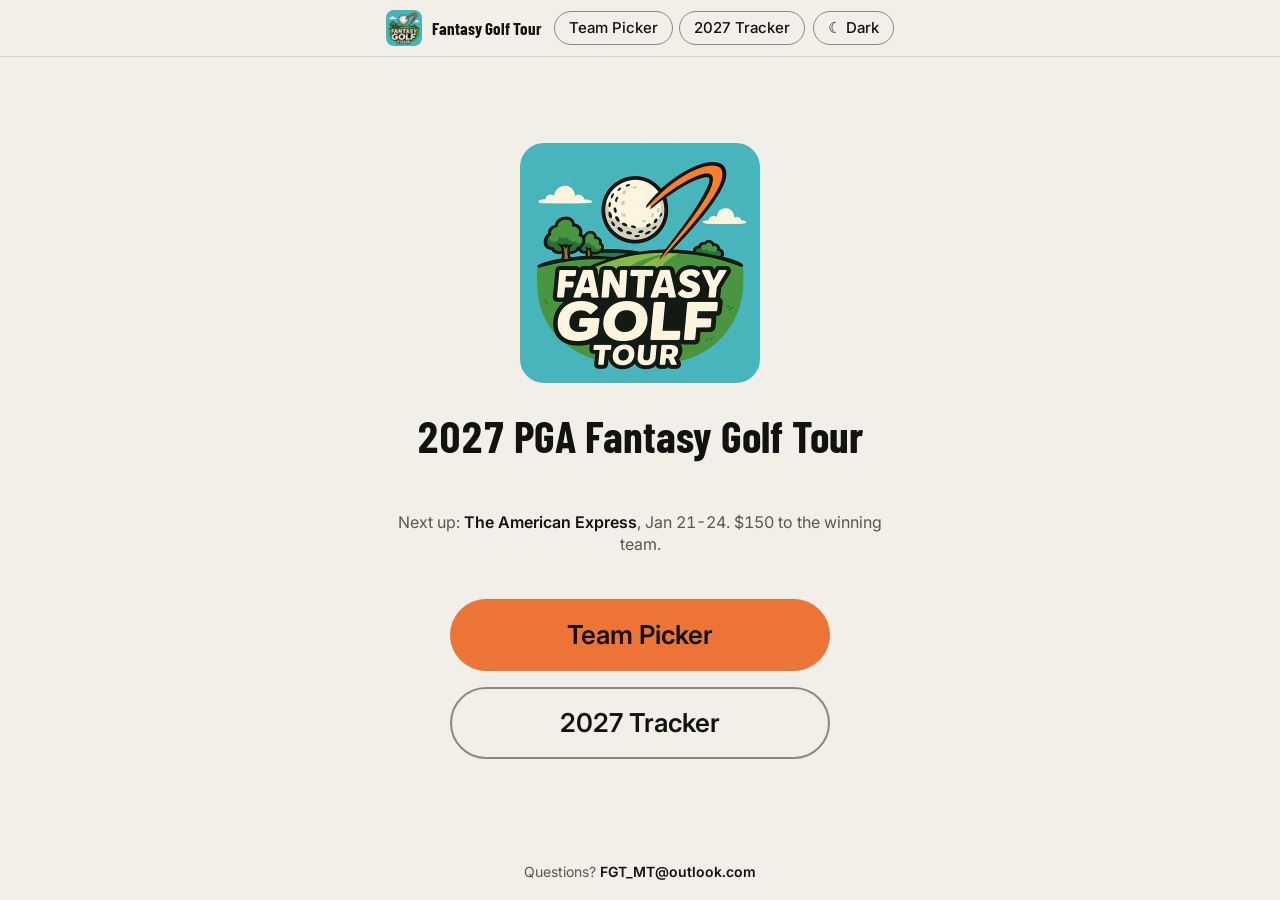
<file: site/index.html>
<!doctype html>
<html lang="en">
<head>
<meta charset="utf-8">
<meta name="viewport" content="width=device-width, initial-scale=1">
<meta property="og:site_name" content="Fantasy Golf Tour">
<meta property="og:type" content="website">
<meta property="og:title" content="2027 PGA Fantasy Golf Tour">
<meta property="og:description" content="Pick your team and follow the 2027 season.">
<meta property="og:url" content="https://fgt-mt.com/">
<meta property="og:image" content="https://fgt-mt.com/og-image.jpg">
<meta property="og:image:width" content="1200">
<meta property="og:image:height" content="630">
<meta property="og:image:alt" content="Fantasy Golf Tour logo">
<meta name="twitter:card" content="summary_large_image">
<meta name="description" content="Pick your team and follow the 2027 season.">
<title>Fantasy Golf Tour</title>
<meta name="color-scheme" content="light dark">
<link rel="icon" type="image/png" href="favicon.png">
<script>
  /* Theme: the visitor's own choice (saved by the toggle) wins; otherwise follow the device's light/dark setting;
     devices with no setting get light. */
  (function () {
    var t = null;
    try { var v = localStorage.getItem("fgt-theme"); if (v === "light" || v === "dark") t = v; } catch (e) {}
    if (!t) t = window.matchMedia && window.matchMedia("(prefers-color-scheme: dark)").matches ? "dark" : "light";
    document.documentElement.setAttribute("data-theme", t);
  })();
</script>
<link rel="stylesheet" href="sitebar.css">
<link rel="preconnect" href="https://fonts.googleapis.com">
<link rel="preconnect" href="https://fonts.gstatic.com" crossorigin>
<link rel="stylesheet" href="https://fonts.googleapis.com/css2?family=Barlow+Condensed:wght@500;600;700&family=Inter:wght@400;500;600;700&display=swap">
<style>
  /* TAH design system tokens (same as team-picker.html and dashboard.html). */
  :root {
    color-scheme: dark;
    --surface: #262524; --raised: #1c1a17; --ink: #f2eee8; --muted: #b3b2ae;
    --hair: #3a3733; --border: #8a877d;
    --accent: #ed7437; --on-accent: #121310; --accent-text: #ed7437; --success: #79bc76; --on-success: #121310;
    --sans: "Inter", system-ui, -apple-system, sans-serif;
    --head: "Barlow Condensed", "Arial Narrow", sans-serif;
    --radius-md: 12px; --radius-pill: 999px;
  }
  :root[data-theme="light"] {
    color-scheme: light;
    --surface: #f2eee8; --raised: #fbf9f5; --ink: #121310; --muted: #5a574e;
    --hair: #d9d3c8; --border: #8d887b; --accent-text: #a8420f; --success: #38763a; --on-success: #fffeff;
  }
  * { box-sizing: border-box; }
  html, body { height: 100%; }
  body { margin: 0; background: var(--surface); color: var(--ink); font: 400 16px/24px var(--sans);
    display: flex; flex-direction: column; }
  main { flex: 1; display: flex; flex-direction: column; align-items: center; justify-content: center;
    text-align: center; padding: 40px 16px; gap: 28px; }
  .logo { width: 240px; height: 240px; max-width: 70vw; max-height: 70vw; border-radius: 24px; display: block; }
  h1 { margin: 0; font-size: 44px; line-height: 50px; font-weight: 700; letter-spacing: -0.5px; }
  .sub { margin: 6px 0 0; color: var(--muted); font-size: 18px; }
  .buttons { display: flex; flex-direction: column; gap: 16px; width: 100%; max-width: 380px; }
  .big { display: flex; align-items: center; justify-content: center; min-height: 72px; padding: 14px 28px;
    border-radius: var(--radius-pill); font: 600 26px/32px var(--sans); text-decoration: none; }
  .big.primary { background: var(--accent); color: var(--on-accent); border: 1px solid var(--accent); }
  .big.secondary { background: transparent; color: var(--ink); border: 2px solid var(--border); }
  .big.secondary:hover { border-color: var(--ink); }
  .big.primary:hover { filter: brightness(1.06); }
  .big:focus-visible { outline: 3px solid var(--accent-text); outline-offset: 3px; }
  .nextup { color: var(--muted); font-size: 16px; line-height: 22px; max-width: 520px; }
  .nextup b { color: var(--ink); font-weight: 600; }
  .hpf { display: inline-block; margin-left: 6px; font-size: 13px; font-weight: 700; padding: 1px 8px; border-radius: 999px; background: #eaa945; color: #121310; white-space: nowrap; }
  footer { text-align: center; color: var(--muted); font-size: 14px; padding: 16px; }
  footer b { color: var(--ink); font-weight: 600; }
  @media (max-width: 600px) { h1 { font-size: 32px; line-height: 38px; } .big { font-size: 22px; min-height: 64px; } }
  /* Fonts (Tom picked pairing 2, Nov 2026): Barlow Condensed for headings and big numbers, Inter for everything else. */
  h1, .sitebar .sb-home { font-family: var(--head); letter-spacing: 0; }
  body { font-variant-numeric: tabular-nums; }
</style>
</head>
<body data-page="home">
<div id="sitebar"></div>
<main>
  <img class="logo" src="logo-480.jpg" width="240" height="240" alt="Fantasy Golf Tour logo">
  <div>
    <h1 id="title">PGA Fantasy Golf Tour</h1>
    <p class="sub" id="deadline"></p>
  </div>
  <p class="nextup" id="nextup" hidden></p>
  <nav class="buttons" aria-label="Main">
    <a class="big primary" href="team-picker.html">Team Picker</a>
    <a class="big secondary" href="dashboard.html">2027 Tracker</a>
  </nav>
</main>
<footer>Questions? <b>FGT_MT@outlook.com</b></footer>
<script src="config.js"></script>
<script>
  // Title and entry deadline come from config.js, so they match the team picker.
  (function () {
    var C = window.FGT_CONFIG || {};
    if (C.TITLE) document.getElementById("title").textContent = C.TITLE;
    if (C.DEADLINE_TEXT) document.getElementById("deadline").textContent = C.DEADLINE_TEXT;
  })();
  // "Next up": the next FGT event, from the dashboard snapshot published with the site.
  (function () {
    var PRIZE = { regular: "$150 to the winning team", signature: "$200 to the winning team", players: "$200 to the winning team", playoff: "$200 to the winning team",
                  major: "$300 to the winning team, $100 for 2nd" };
    var KNOWN = { "masters tournament": "major", "pga championship": "major", "u.s. open": "major", "the open championship": "major",
      "the players championship": "players", "at&t pebble beach pro-am": "signature", "the genesis invitational": "signature",
      "cadillac championship": "signature", "arnold palmer invitational presented by mastercard": "signature", "rbc heritage": "signature",
      "truist championship": "signature", "the memorial tournament presented by workday": "signature", "travelers championship": "signature",
      "fedex st. jude championship": "playoff", "bmw championship": "playoff",
      "arnold palmer invitational": "signature", "memorial tournament": "signature", "fedex st. jude": "playoff" };
    var SHORT = { "cognizant classic in the palm beaches": "Cognizant Classic", "arnold palmer invitational presented by mastercard": "Arnold Palmer Invitational",
      "the memorial tournament presented by workday": "Memorial Tournament", "fedex st. jude championship": "FedEx St. Jude" };
    fetch("data/dashboard.json", { cache: "no-store" }).then(function (r) { return r.json(); }).then(function (d) {
      var done = {}; (d.results || []).forEach(function (r) { done[String(r.event).toLowerCase()] = 1; });
      var now = new Date(), t = now.getFullYear() + "-" + String(now.getMonth() + 1).padStart(2, "0") + "-" + String(now.getDate()).padStart(2, "0");
      var n = (d.schedule || []).filter(function (e) { return e.counts !== "No" && e.counts !== "TBD" && !done[e.event.toLowerCase()] && e.finish >= t; })
        .sort(function (a, b) { return a.finish < b.finish ? -1 : 1; })[0];
      if (!n) return;
      var f = new Date(n.finish + "T12:00:00"), st = new Date(f.getTime() - 3 * 86400000);
      var mo = function (x) { return x.toLocaleString("en-US", { month: "short" }); };
      var dates = mo(st) === mo(f) ? mo(st) + " " + st.getDate() + "-" + f.getDate() : mo(st) + " " + st.getDate() + " - " + mo(f) + " " + f.getDate();
      var p = document.getElementById("nextup");
      p.appendChild(document.createTextNode("Next up: "));
      var b = document.createElement("b"); b.textContent = SHORT[n.event.trim().toLowerCase()] || n.event; p.appendChild(b);
      var ty = PRIZE[n.type] && n.type !== "regular" ? n.type : (KNOWN[n.event.trim().toLowerCase()] || "regular");
      p.appendChild(document.createTextNode(", " + dates + ". " + PRIZE[ty] + "."));
      if (ty !== "regular") { var f = document.createElement("span"); f.className = "hpf"; f.textContent = "\u2605"; f.title = "Higher payout"; f.setAttribute("aria-label", "Higher payout"); p.appendChild(f); }
      p.hidden = false;
    }).catch(function () {});
  })();
</script>
<script src="sitebar.js"></script>
</body>
</html>
</file>
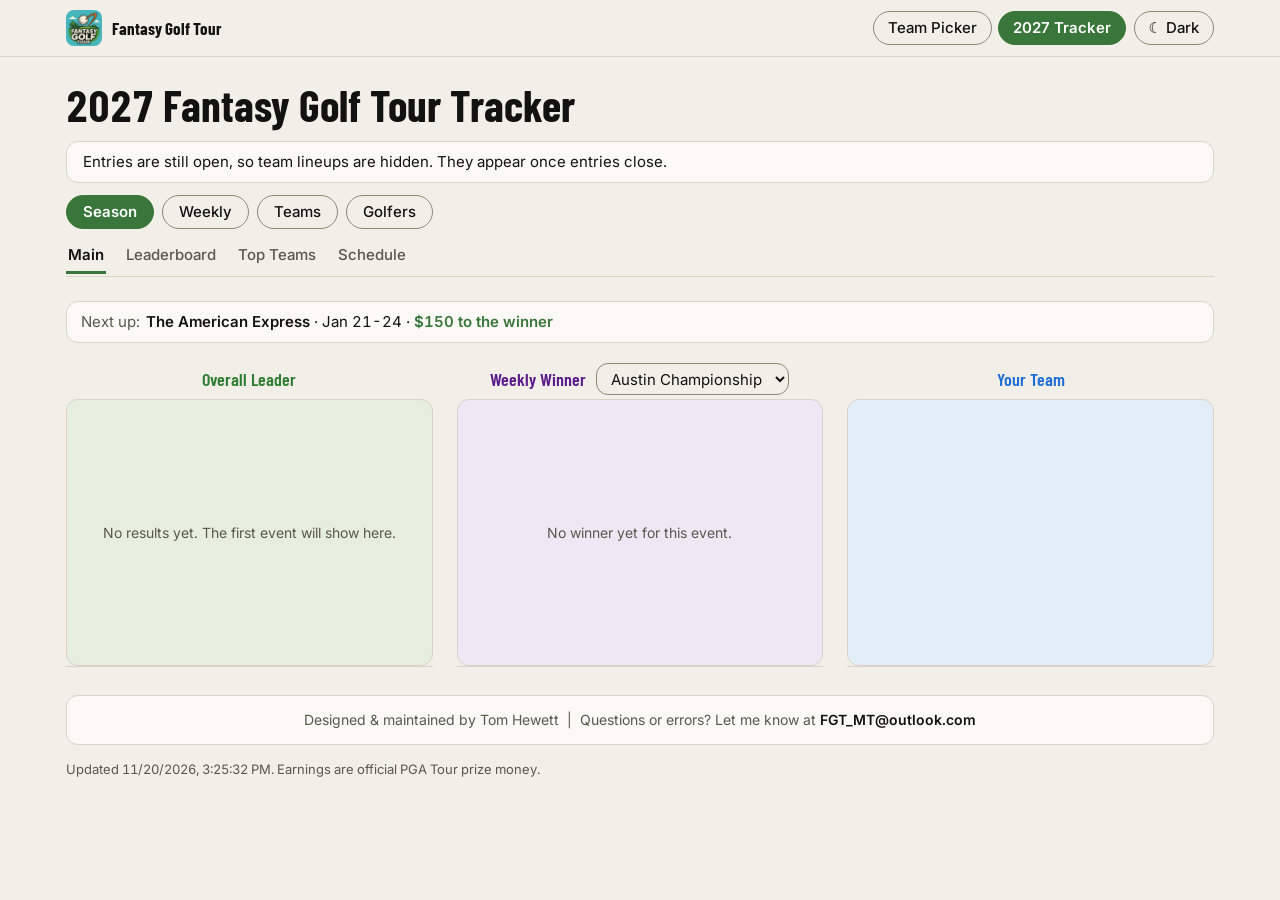
<file: site/dashboard.html>
<!doctype html>
<html lang="en">
<head>
<meta charset="utf-8">
<meta name="viewport" content="width=device-width, initial-scale=1">
<meta property="og:site_name" content="Fantasy Golf Tour">
<meta property="og:type" content="website">
<meta property="og:title" content="2027 Tracker: Fantasy Golf Tour">
<meta property="og:description" content="Standings, weekly winners, prize money and stats for the 2027 Fantasy Golf Tour.">
<meta property="og:url" content="https://fgt-mt.com/dashboard.html">
<meta property="og:image" content="https://fgt-mt.com/og-image.jpg">
<meta property="og:image:width" content="1200">
<meta property="og:image:height" content="630">
<meta property="og:image:alt" content="Fantasy Golf Tour logo">
<meta name="twitter:card" content="summary_large_image">
<meta name="description" content="Standings, weekly winners, prize money and stats for the 2027 Fantasy Golf Tour.">
<title>FGT Tracker</title>
<meta name="color-scheme" content="light dark">
<script>
  /* Theme: the visitor's own choice (saved by the toggle) wins; otherwise follow the device's light/dark setting;
     devices with no setting get light. */
  (function () {
    var t = null;
    try { var v = localStorage.getItem("fgt-theme"); if (v === "light" || v === "dark") t = v; } catch (e) {}
    if (!t) t = window.matchMedia && window.matchMedia("(prefers-color-scheme: dark)").matches ? "dark" : "light";
    document.documentElement.setAttribute("data-theme", t);
  })();
</script>
<link rel="stylesheet" href="sitebar.css">
<link rel="preconnect" href="https://fonts.googleapis.com">
<link rel="preconnect" href="https://fonts.gstatic.com" crossorigin>
<link rel="stylesheet" href="https://fonts.googleapis.com/css2?family=Barlow+Condensed:wght@500;600;700&family=Inter:wght@400;500;600;700&display=swap">
<link rel="icon" href="favicon.png">
<style>
  /* TAH design system (same tokens as the entry page): Barlow Condensed headings + Inter text, pill buttons and chips, hairline cards, no shadows.
     Dark by default; light via the toggle. Point-level colours and the tracker's green/purple/blue are Tom's own. */
  :root {
    color-scheme: dark;
    --surface: #262524; --raised: #1c1a17; --ink: #f2eee8; --muted: #b3b2ae;
    --hair: #3a3733; --border: #8a877d;
    --accent: #ed7437; --on-accent: #121310; --accent-text: #ed7437;
    --success: #79bc76; --on-success: #121310; --danger: #ea6275; --amber: #eaa945;
    --green: #79d27e; --green-bar: #4fa653; --green-tint: #243026;
    --purple: #c39bf0; --purple-bar: #9a63d1; --purple-tint: #2d2535;
    --blue: #6db3ff; --blue-bar: #4c9aef; --blue-tint: #222d3a;
    --sans: "Inter", system-ui, -apple-system, sans-serif;
    --head: "Barlow Condensed", "Arial Narrow", sans-serif;
    --space-1: 4px; --space-2: 8px; --space-3: 12px; --space-4: 16px; --space-5: 24px;
    --radius-md: 12px; --radius-pill: 999px;
  }
  :root[data-theme="light"] {
    color-scheme: light;
    --surface: #f2eee8; --raised: #fbf9f5; --ink: #121310; --muted: #5a574e;
    --hair: #d9d3c8; --border: #8d887b;
    --accent-text: #a8420f; --success: #38763a; --on-success: #fffeff; --danger: #b3263d;
    --green: #2f7d32; --green-bar: #7cc27e; --green-tint: #e5eedf;
    --purple: #5b1a8b; --purple-bar: #8e4fc0; --purple-tint: #eee7f4;
    --blue: #1f6fd6; --blue-bar: #6fb2f2; --blue-tint: #e3edf8;
  }
  * { box-sizing: border-box; }
  body { margin: 0; background: var(--surface); color: var(--ink); font: 400 16px/24px var(--sans); }
  a { color: var(--accent-text); }
  .wrap { max-width: 1180px; margin: 0 auto; padding: 0 var(--space-4) 64px; }
  header.pagehd { display: flex; align-items: flex-start; justify-content: space-between; gap: var(--space-4); padding: 24px 0 var(--space-3); }
  h1 { margin: 0; font-size: 44px; line-height: 48px; font-weight: 700; letter-spacing: -0.5px; }
  @media (max-width: 700px) { h1 { font-size: 30px; line-height: 34px; } }
  button, select, input { font-family: var(--sans); }
  .btn { font: 600 15px/20px var(--sans); cursor: pointer; border-radius: var(--radius-pill); padding: 6px 18px; min-height: 36px;
    border: 1px solid var(--border); background: transparent; color: var(--ink); white-space: nowrap; }
  .btn:hover { border-color: var(--ink); }
  input:focus-visible, button:focus-visible, select:focus-visible, a:focus-visible { outline: 3px solid var(--accent-text); outline-offset: 2px; }
  .banner { padding: 10px var(--space-4); margin-bottom: var(--space-3); font-size: 15px; line-height: 20px; border-radius: var(--radius-md); }
  .banner.demo { background: var(--amber); color: var(--on-accent); }
  .banner.info { background: var(--raised); border: 1px solid var(--hair); }
  .banner.bad { background: var(--raised); border: 1px solid var(--danger); color: var(--danger); }
  #nav button { font: 500 15px/20px var(--sans); cursor: pointer; color: var(--ink); background: transparent;
    border: 1px solid var(--border); border-radius: var(--radius-pill); padding: 6px 16px; min-height: 34px; }
  #nav button:hover { border-color: var(--ink); }
  #nav button.on { background: var(--success); color: var(--on-success); border-color: var(--success); font-weight: 600; }
  /* Tabs in two rows: groups (pills), then the tabs inside the chosen group (underlined text). */
  #nav { display: block; margin: var(--space-3) 0 var(--space-3); }
  #nav .grp { display: flex; gap: var(--space-2); flex-wrap: wrap; }
  #nav .sub { display: flex; gap: 4px 18px; flex-wrap: wrap; margin-top: 10px; padding-bottom: 2px; border-bottom: 1px solid var(--hair); }
  #nav .sub button { border: 0; border-radius: 0; padding: 6px 2px; min-height: 0; background: transparent; color: var(--muted);
    border-bottom: 3px solid transparent; font-weight: 500; }
  #nav .sub button.on { background: transparent; color: var(--ink); border-bottom-color: var(--success); font-weight: 600; }
  @media (max-width: 600px) {
    #nav .sub { flex-wrap: nowrap; overflow-x: auto; -webkit-overflow-scrolling: touch; }
    #nav .sub button { white-space: nowrap; }
  }
  input[type=search], select.picker {
    font: inherit; font-size: 15px; color: var(--ink); background: var(--surface);
    border: 1px solid var(--border); border-radius: var(--radius-md); padding: 7px 12px; }
  input::placeholder { color: var(--muted); opacity: 1; }
  select.picker { max-width: 55%; padding: 0 10px; }
  /* Search boxes and dropdowns share one height (the dropdown's), so they line up side by side. */
  input[type=search], select.picker { box-sizing: border-box; height: 32px; line-height: normal; }
  input[type=search] { -webkit-appearance: none; appearance: none; padding: 0 12px; }

  /* Tracker: three coloured columns */
  .green { --c: var(--green); --c-bar: var(--green-bar); --c-tint: var(--green-tint); }
  .purple { --c: var(--purple); --c-bar: var(--purple-bar); --c-tint: var(--purple-tint); }
  .blue { --c: var(--blue); --c-bar: var(--blue-bar); --c-tint: var(--blue-tint); }
  .cols { display: grid; grid-template-columns: repeat(3, minmax(0, 1fr)); gap: var(--space-5); }   /* minmax(0,...) keeps long names from widening a column */
  @media (max-width: 860px) { .cols { grid-template-columns: 1fr; } }
  .hd { height: 40px; display: flex; align-items: center; justify-content: center; gap: 10px; }
  .hd h2 { font-size: 18px; line-height: 24px; font-weight: 600; margin: 0; color: var(--c); }
  .top { height: 268px; display: flex; flex-direction: column; margin-bottom: var(--space-1); border-bottom: 1px solid var(--hair); }
  .top .card { min-height: 0; overflow: hidden; }
  .card { padding: 14px 10px; text-align: center; flex: 1; display: flex; flex-direction: column; justify-content: center;
    background: var(--c-tint); border: 1px solid var(--hair); border-radius: var(--radius-md); }
  .card .team { font-size: 22px; line-height: 28px; font-weight: 700; color: var(--c); }
  .card .small { font-size: 14px; color: var(--muted); }
  .card .big { font-size: 22px; line-height: 28px; font-weight: 700; color: var(--c); }
  .spark { display: block; width: 100%; height: 56px; margin: 0; flex: none; }
  .cap { flex: none; text-align: center; font-size: 13px; line-height: 16px; color: var(--muted); padding: 2px 0; }
  @media (min-width: 861px) { .col .cap { font-size: 11px; white-space: nowrap; overflow: hidden; text-overflow: ellipsis; letter-spacing: -0.1px; } }
  .bars { margin-top: 0; }
  .bar { display: grid; grid-template-columns: 38% 1fr; align-items: center; gap: 8px; height: 34px; padding: 0 4px; font-size: 14px; }
  .bar:nth-child(odd) { background: color-mix(in srgb, var(--hair) 45%, transparent); }
  .bar .lab { text-align: right; overflow: hidden; text-overflow: ellipsis; white-space: nowrap; }
  .bar .track { display: flex; align-items: center; gap: 6px; }
  .bar .fill { height: 22px; min-width: 2px; background: var(--c-bar); border-radius: 4px; }
  .bar .val { font-weight: 600; font-size: 13px; white-space: nowrap; color: var(--c); }
  .pts .bar .fill { border: 1px solid rgba(0,0,0,.28); }
  .pts .bar .val { color: var(--ink); }
  .note { text-align: center; color: var(--muted); font-size: 14px; padding: 18px 8px; }
  .qhd { padding: 10px 6px; text-align: center; font-weight: 600; font-size: 15px; border-top: 1px solid var(--hair); background: var(--c-tint); border-radius: var(--radius-md) var(--radius-md) 0 0; }
  .pchart { display: block; width: 100%; height: auto; }

  /* Leaderboard */
  .lb h3, .wk h3, .hp h3, .wl h3, .la h3, .tp h3 { margin: 6px 0 4px; font-size: 24px; line-height: 30px; font-weight: 600; }
  .lb .sub, .hp .sub { color: var(--muted); font-size: 14px; margin-bottom: 8px; }
  .lb .find { margin: 6px 0 12px; }
  .lb .find input { width: 260px; max-width: 100%; }
  .row { display: grid; grid-template-columns: 54px 1fr; align-items: center; border-bottom: 1px solid var(--hair); }
  .row .rk { font-weight: 600; padding: 4px 6px; }
  .row .track { position: relative; height: 26px; }
  .row .fill { position: absolute; left: 0; top: 2px; bottom: 2px; background: color-mix(in srgb, var(--green-bar) 45%, transparent); border-radius: 4px; }
  .row.paid .fill { background: var(--green-bar); }
  .row .nm { position: absolute; left: 8px; top: 3px; font-weight: 600; font-size: 14px; white-space: nowrap; max-width: 70%; overflow: hidden; text-overflow: ellipsis; }
  .row .am { position: absolute; right: 4px; top: 3px; font-size: 13px; font-weight: 600; padding: 0 4px; background: color-mix(in srgb, var(--surface) 70%, transparent); border-radius: 4px; }
  .row.hl .nm { background: var(--amber); color: var(--on-accent); border-radius: 4px; padding: 0 4px; }
  .cut { border-top: 2px dashed var(--green); margin: 6px 0; color: var(--green); font-size: 13px; text-align: center; }

  /* Weekly Results */
  .wk .hint { color: var(--muted); font-size: 14px; margin-bottom: 8px; }
  .wk .ctl, .hp .ctl { display: flex; gap: 16px; flex-wrap: wrap; align-items: flex-end; margin: 8px 0 14px; }
  .wk .ctl label { font-size: 14px; font-weight: 500; display: block; margin-bottom: 2px; }
  .wk .ctl input, .hp .ctl input { width: 240px; max-width: 100%; }
  .wk .ctl .picker { max-width: 100%; }
  .wk .split { display: grid; grid-template-columns: 1fr 1fr; gap: var(--space-5); }
  @media (max-width: 860px) { .wk .split { grid-template-columns: 1fr; } }
  .livebn { display: flex; align-items: center; gap: 10px; flex-wrap: wrap; border: 1px solid var(--hair); border-radius: var(--radius-md); background: var(--raised); padding: 10px 14px; margin: 0 0 var(--space-4); font-size: 15px; }
  .livebn .dot { width: 10px; height: 10px; border-radius: 50%; background: var(--muted); flex: none; }
  .livebn .dot.on { background: var(--danger); animation: lvpulse 1.6s ease-in-out infinite; }
  @keyframes lvpulse { 50% { opacity: 0.35; } }
  .livebn .lnk { margin-left: auto; font: 600 14px/18px var(--sans); border: 1px solid var(--border); background: transparent; color: var(--ink); border-radius: var(--radius-pill); padding: 5px 14px; cursor: pointer; }
  .lv .lvx { color: var(--muted); font-size: 13px; margin: 6px 0 12px; }
  .lv .wrow .am .pj, .lv .pj { color: var(--muted); }
  /* Live team rows: rank | bar with name | Now | Proj, the two money columns fixed and right-aligned. */
  .wk.lv .wrow, .wk.lv .lvh { grid-template-columns: 30px minmax(0, 1fr) 104px 96px; column-gap: 10px; }
  .lv .lvh { display: grid; font-size: 12px; font-weight: 600; color: var(--muted); padding: 2px 0 4px; }
  .lv .lvh .n, .lv .wrow .mv { text-align: right; font-variant-numeric: tabular-nums; }
  .lv .wrow .mv { font-size: 14px; font-weight: 600; white-space: nowrap; }
  .lv .wrow .mv.pj { font-weight: 400; color: var(--muted); }
  .lv .wrow .nm { max-width: calc(100% - 16px); }
  /* Grid items default to their content's width; the golfer table would otherwise stretch the page past the screen. */
  .wk.lv .split > div { min-width: 0; }
  @media (max-width: 600px) {
    .wk.lv .wrow, .wk.lv .lvh { grid-template-columns: 30px minmax(0, 1fr) 76px 70px; column-gap: 4px; }
    .lv .lvg th:nth-child(4), .lv .lvg td:nth-child(4) { display: none; }   /* Today: hidden on phones so the table fits */
    .lv .wrow .mv { font-size: 12.5px; } .wk.lv .wrow .track { min-height: 34px; }
    .wk.lv .wrow .nm { font-size: 13px; padding-top: 6px; }
    .wk.lv table { font-size: 12px; } .wk.lv th, .wk.lv td { padding: 4px 3px; } .wk.lv td.g { max-width: 112px; }
  }
  .lv table { width: 100%; border-collapse: collapse; font-size: 13px; font-variant-numeric: tabular-nums; }
  .lv th { text-align: left; color: var(--muted); font-weight: 600; padding: 4px 6px; border-bottom: 1px solid var(--border); white-space: nowrap; }
  .lv td { padding: 5px 6px; border-bottom: 1px solid var(--hair); white-space: nowrap; }
  .lv .n { text-align: right; } .lv .b { font-weight: 700; } .lv td.g { max-width: 170px; overflow: hidden; text-overflow: ellipsis; }
  .lv .pos { color: var(--green); } .lv .neg { color: var(--danger); }
  .lv tr.gone td, .lv tr.out td { color: var(--muted); } .lv tr.out td.n { text-align: left; font-style: italic; }
  .lv .rpscroll { overflow-x: auto; }
  .lv .lvp .it { display: flex; justify-content: space-between; gap: 10px; padding: 6px 4px; border-bottom: 1px solid var(--hair); font-size: 14px; }
  .lv .lvp .it .nm { font-weight: 600; } .lv .lvp .it .tt { color: var(--muted); font-variant-numeric: tabular-nums; }
  .lv .lvp .it.off .nm { color: var(--muted); font-weight: 400; }
  .pf { margin-top: var(--space-5); padding-top: var(--space-3); border-top: 1px solid var(--hair); }
  .pf .pfh { display: flex; align-items: center; gap: 14px; flex-wrap: wrap; }
  .pf .seg { display: inline-flex; border: 1px solid var(--border); border-radius: var(--radius-pill); overflow: hidden; }
  .pf .seg button { font: 500 15px/20px var(--sans); background: transparent; color: var(--ink); border: 0; padding: 6px 14px; cursor: pointer; }
  .pf .seg button.on { background: var(--success); color: var(--on-success); font-weight: 600; }
  .pf .stat { padding: 8px 0; border-bottom: 1px solid var(--hair); font-size: 15px; }
  .pf .stat > * { display: inline; }
  .pf .stat .tnm { font-weight: 600; }
  .pf .stat b { font-family: var(--head); font-size: 20px; font-weight: 600; }
  .pf .stat .sm { color: var(--muted); font-size: 13px; }
  .pf .cl { display: grid; grid-template-columns: minmax(0, 1fr) 96px 92px; gap: 4px 12px; font-size: 14px; padding: 4px 0; border-bottom: 1px solid var(--hair); }
  .pf .cl.h { font-size: 12px; font-weight: 600; color: var(--muted); }
  .pf .cl .n { text-align: right; font-variant-numeric: tabular-nums; }
  .pf .cl.mine { font-weight: 600; }
  .wk .side-h { font-weight: 600; font-size: 16px; padding: 6px 0; border-bottom: 1px solid var(--border); margin-bottom: 4px; }
  .wk .list { max-height: 560px; overflow-y: auto; }
  .wk .wrow { display: grid; grid-template-columns: 30px 1fr; align-items: center; cursor: pointer; border-bottom: 1px solid var(--hair); }
  .wk .wrow .rk { padding: 4px 4px; font-weight: 600; font-size: 13px; }
  .wk .wrow .track { position: relative; height: 26px; }
  .wk .wrow .fill { position: absolute; left: 0; top: 2px; bottom: 2px; background: color-mix(in srgb, var(--muted) 35%, transparent); border-radius: 4px; }
  .wk .wrow.sel .fill { background: var(--success); }
  .wk .wrow.sel .nm, .wk .wrow.sel .am { color: var(--on-success); }
  .wk .wrow .nm { position: absolute; left: 8px; top: 3px; font-weight: 600; font-size: 14px; white-space: nowrap; max-width: 62%; overflow: hidden; text-overflow: ellipsis; }
  .wk .wrow .am { position: absolute; right: 6px; top: 4px; font-size: 13px; }
  .wk .wrow.hl .nm { background: var(--amber); color: var(--on-accent); border-radius: 4px; padding: 0 4px; }
  .legend { display: flex; flex-wrap: wrap; gap: 4px 12px; align-items: center; font-size: 13px; color: var(--muted); padding: 8px 4px; }
  .legend i { display: inline-block; width: 14px; height: 14px; margin-right: 4px; vertical-align: -3px; border: 1px solid rgba(0,0,0,.25); border-radius: 3px; }

  /* Winner List */
  .wl .wr { display: grid; grid-template-columns: minmax(180px, 38%) 1fr auto; gap: 12px; padding: 7px 8px; border-bottom: 1px solid var(--hair); }
  .wl .wr:nth-child(even) { background: color-mix(in srgb, var(--hair) 45%, transparent); }
  .wl .wr .ev { font-weight: 600; }
  .wl .wr .amt { color: var(--muted); font-size: 14px; }

  /* How Many Times Picked */
  .hp .grid { display: grid; grid-template-columns: repeat(auto-fill, minmax(210px, 1fr)); gap: 14px; }
  .hp .gh { font-size: 13px; color: var(--muted); text-align: center; border-bottom: 1px solid var(--border); padding: 2px 0 4px; margin-bottom: 4px; }
  .hp .hrow { position: relative; height: 26px; border-bottom: 1px solid var(--hair); }
  .hp .hfill { position: absolute; left: 0; top: 2px; bottom: 2px; border: 1px solid rgba(0,0,0,.25); border-radius: 4px; }
  .hp .hname { position: absolute; left: 6px; top: 3px; max-width: calc(100% - 40px); overflow: hidden; text-overflow: ellipsis; white-space: nowrap; font-size: 13px; color: var(--ink); padding: 0 4px; border-radius: 4px; background: color-mix(in srgb, var(--surface) 35%, transparent); }
  .hp .hn { position: absolute; right: 2px; top: 3px; font-weight: 600; font-size: 13px; padding: 0 4px; background: color-mix(in srgb, var(--surface) 75%, transparent); border-radius: 4px; }
  .hp .hrow.hl { outline: 2px solid var(--accent-text); z-index: 1; }

  /* Lineup Analysis */
  .la h4 { margin: var(--space-5) 0 var(--space-2); font-size: 18px; line-height: 24px; font-weight: 600; }
  .la h4 span { color: var(--muted); font-weight: 400; }
  .la .stats { display: grid; grid-template-columns: repeat(3, 1fr); gap: var(--space-4); margin-top: var(--space-3); }
  @media (max-width: 700px) { .la .stats { grid-template-columns: 1fr; } }
  .la .stat { background: var(--raised); border: 1px solid var(--hair); border-radius: var(--radius-md); padding: var(--space-4); text-align: center; }
  .la .stat .lbl { color: var(--muted); font-size: 15px; }
  .la .stat .num { font-size: 34px; line-height: 40px; font-weight: 700; }
  .la .ot { border-top: 1px solid var(--border); }
  .la .orow { display: grid; grid-template-columns: 34px minmax(150px, 1.3fr) 90px 1.7fr; gap: 10px; align-items: center; padding: 3px 0; border-bottom: 1px solid var(--hair); font-size: 14px; }
  .la .orow.head { color: var(--muted); font-size: 13px; border-bottom: 1px solid var(--border); }
  .la .orow .rk { font-weight: 600; text-align: right; }
  .la .gcell { color: #121310; font-weight: 600; text-align: center; padding: 3px 8px; border-radius: 6px; white-space: nowrap; overflow: hidden; text-overflow: ellipsis; border: 1px solid rgba(0,0,0,.2); }
  .la .picks { text-align: center; font-weight: 600; font-variant-numeric: tabular-nums; }
  .la .otrack { display: flex; align-items: center; gap: 8px; }
  .la .ofill { height: 20px; border-radius: 4px; min-width: 2px; }
  .la .opct { font-weight: 600; font-size: 13px; white-space: nowrap; font-variant-numeric: tabular-nums; }
  @media (max-width: 600px) { .la .orow { grid-template-columns: 26px minmax(120px, 1fr) 64px 1fr; gap: 6px; font-size: 13px; } }
  /* Top (paid) Teams */
  .tp .sub { color: var(--muted); font-size: 14px; margin-bottom: 8px; }
  .tp .pies { display: grid; grid-template-columns: repeat(auto-fill, minmax(170px, 1fr)); gap: var(--space-4); margin-top: var(--space-3); }
  .tp .pc { background: var(--raised); border: 1px solid var(--hair); border-radius: var(--radius-md); padding: var(--space-3); text-align: center; }
  .tp .pc .nm { font-weight: 600; font-size: 14px; line-height: 18px; overflow: hidden; text-overflow: ellipsis; white-space: nowrap; }
  .tp .pc .pay { color: var(--muted); font-size: 12px; margin-top: -4px; margin-bottom: 4px; }
  .tp .pc .am { color: var(--green); font-weight: 600; font-size: 14px; margin-bottom: 6px; }
  .tp .pc { position: relative; }
  .tp .pc.bubble { opacity: .45; }
  .tp .pc.first-out::before { content: ""; position: absolute; left: -10px; top: -4px; bottom: -4px; border-left: 2px dashed var(--green); }
  .tp .pc.below::after { content: ""; position: absolute; left: -8px; right: -8px; top: -10px; border-top: 2px dashed var(--green); }
  .tp .key { color: var(--green); font-size: 14px; margin-top: var(--space-3); }
  .tp .pc svg { width: 120px; height: 120px; display: block; margin: 0 auto; }
  .ftip { position: fixed; z-index: 50; display: none; pointer-events: none; max-width: 400px;
    background: var(--raised); color: var(--ink); border: 1px solid var(--border); border-radius: var(--radius-md);
    padding: 8px 12px; font-size: 14px; line-height: 20px; }
  .ftip .t1 { font-weight: 700; margin-bottom: 2px; }
  .ftip .tl { color: var(--muted); }
  .ftip .ln { color: var(--muted); }
  .ftip .b { font-weight: 700; color: var(--ink); }
  .ftip .g { font-weight: 700; color: var(--success); font-size: 16px; }
  .ftip .gap { margin-top: 8px; }
  .bars .bar[data-tip] { cursor: default; }
  .ftip.wide { max-width: 470px; width: max-content; }
  .ftip .sent { color: var(--muted); font-size: 15px; line-height: 22px; max-width: 420px; }
  .ftip .sent b { color: var(--ink); } .ftip .sent .o { color: var(--accent-text); font-weight: 700; }
  .ftip .mch { text-align: center; margin-bottom: 8px; }
  .ftip .rk { text-align: center; }
  .ftip .rk .tn { font-size: 24px; line-height: 30px; font-weight: 700; }
  .ftip .rk .rl { color: var(--muted); } .ftip .rk .rl b { color: var(--ink); font-size: 20px; }
  .ftip .rk .ln2 { margin-top: 8px; font-weight: 600; } .ftip .rk .ln2 .g2 { color: var(--success); }
  .ftip .mch .frac { font-size: 28px; line-height: 34px; font-weight: 700; color: var(--muted); }
  .ftip .mch .frac .m { color: var(--danger); }
  .ftip .mch .big { margin-top: 6px; }
  .ftip .big { color: var(--success); font-weight: 700; font-size: 20px; line-height: 28px; }
  .ptip .tn { font-size: 22px; line-height: 28px; font-weight: 700; }
  .ptip .tt { color: var(--muted); font-size: 16px; }
  .ptip .tt b, .ptip .kv .gv { color: var(--success); font-weight: 700; }
  .ptip .kv { display: grid; grid-template-columns: auto auto; gap: 0 14px; margin: 10px 0 10px 24px; color: var(--muted); }
  .ptip .kv .nmv { color: var(--ink); font-weight: 700; font-size: 17px; }
  .ptip .kv .pv { color: var(--ink); font-weight: 700; }
  .ptip .gr { display: grid; grid-template-columns: minmax(130px, 1fr) 54px 160px; gap: 8px; align-items: center; font-size: 13px; padding: 2px 0; border-bottom: 1px solid var(--hair); }
  .ptip .gr.h { color: var(--muted); border-bottom: 1px solid var(--border); }
  .ptip .gr.on { font-weight: 700; background: color-mix(in srgb, var(--hair) 55%, transparent); }
  .ptip .gr .pt { text-align: center; }
  .ptip .gbar { position: relative; height: 18px; }
  .ptip .gbar i { position: absolute; left: 0; top: 1px; bottom: 1px; border: 1px solid rgba(0,0,0,.3); border-radius: 3px; }
  .ptip .gbar span { position: absolute; right: 4px; top: 0; }
  /* Team Performance */
  .tpf .phd { display: flex; flex-wrap: wrap; align-items: center; justify-content: space-between; gap: var(--space-3);
    background: var(--raised); border: 1px solid var(--hair); border-radius: var(--radius-md); padding: var(--space-3) var(--space-4); }
  .tpf .phd h3 { margin: 0; font-size: 28px; line-height: 34px; font-weight: 500; }
  .tpf .phd h3 b { font-weight: 700; }
  .tpf .phd .ctl { display: flex; gap: var(--space-3); align-items: center; flex-wrap: wrap; }
  .tpf .seg { display: inline-flex; border: 1px solid var(--border); border-radius: var(--radius-pill); overflow: hidden; }
  .tpf .seg button { font: 500 15px/20px var(--sans); background: transparent; color: var(--ink); border: 0; padding: 7px 16px; cursor: pointer; }
  .tpf .seg button.on { background: var(--success); color: var(--on-success); font-weight: 600; }
  .tpf .picker { max-width: 240px; }
  .tpf .cards { display: grid; grid-template-columns: 180px 280px 1fr; gap: var(--space-4); margin: var(--space-4) 0; }
  @media (max-width: 860px) { .tpf .cards { grid-template-columns: 1fr 1fr; } .tpf .cards .trend { grid-column: 1 / -1; } }
  .tpf .kc { background: var(--green-tint); border: 1px solid var(--hair); border-radius: var(--radius-md); padding: var(--space-3); text-align: center; display: flex; flex-direction: column; justify-content: center; }
  .tpf .kc .lbl { color: var(--muted); font-size: 15px; }
  .tpf .kc .num { font-size: 44px; line-height: 50px; font-weight: 700; }
  .tpf .kc .money { font-size: 36px; line-height: 44px; font-weight: 700; color: var(--green); }
  .tpf .trend { background: var(--raised); border: 1px solid var(--hair); border-radius: var(--radius-md); padding: var(--space-2) var(--space-3); }
  .tpf .trend svg { display: block; width: 100%; height: 130px; }
  .tpf h4 { text-align: center; font-size: 18px; line-height: 24px; font-weight: 600; margin: var(--space-5) 0 var(--space-2); }
  .tpf h4 .inf { color: var(--muted); } .tpf h4 .cutw { color: var(--accent-text); }
  .tpf .mc { display: flex; align-items: stretch; height: 230px; border-bottom: 1px solid var(--border); }
  .tpf .mc .ev { flex: 1 1 0; min-width: 0; display: flex; flex-direction: column; justify-content: flex-end; align-items: center; padding: 0 2px; }
  .tpf .mc .ev:nth-child(even) { background: var(--blue-tint); }
  .tpf .mc .lab { writing-mode: vertical-rl; transform: rotate(180deg); font-size: 12px; font-weight: 600; color: var(--danger); margin-bottom: 4px; white-space: nowrap; }
  .tpf .mc .stack { width: 78%; max-width: 34px; display: flex; flex-direction: column; justify-content: flex-end; }
  .tpf .mc .in { background: color-mix(in srgb, var(--muted) 45%, transparent); border: 1px solid var(--border); border-bottom: 0; }
  .tpf .mc .made { background: var(--accent); border: 1px solid var(--border); }
  .tpf .mcx { display: flex; } .tpf .mcx div { flex: 1 1 0; min-width: 0; text-align: center; font-size: 12px; color: var(--muted); padding-top: 3px; }
  .tpf .mcx div:nth-child(even) { background: var(--blue-tint); }
  .tpf .wr svg { display: block; width: 100%; height: auto; }
  .tpf .sgph { display: grid; grid-template-columns: 1fr 1fr; gap: var(--space-4); }
  @media (max-width: 860px) { .tpf .sgph { grid-template-columns: 1fr; } }
  .tpf .panel { background: var(--raised); border: 1px solid var(--hair); border-radius: var(--radius-md); padding: var(--space-3); }
  .tpf .panel h5 { margin: 0 0 var(--space-2); font-size: 17px; font-weight: 600; }
  .tpf .grey { --c: var(--ink); --c-bar: color-mix(in srgb, var(--muted) 55%, transparent); }
  .tpf .sgph + .sgph { margin-top: var(--space-4); }
  .tpf .sglay { display: grid; gap: var(--space-4); grid-template-columns: minmax(250px, 0.8fr) 1fr 1fr;
    grid-template-areas: "roster trend xplot" "roster recent recent"; align-items: start; }
  .tpf .sglay > .panel { min-width: 0; }
  .tpf .sg-roster { grid-area: roster; align-self: stretch; }
  .tpf .sg-trend { grid-area: trend; align-self: stretch; } .tpf .sg-xplot { grid-area: xplot; align-self: stretch; }
  .tpf .sg-recent { grid-area: recent; }
  .tpf .sghd { display: flex; align-items: center; justify-content: space-between; gap: var(--space-2); flex-wrap: wrap; margin-bottom: var(--space-2); }
  .tpf .sghd h5 { margin: 0; } .tpf .sghd .picker { max-width: 220px; }
  .tpf .sghint { font-size: 12px; color: var(--muted); }
  .tpf .sg-roster .bar.pick { cursor: pointer; border-radius: 6px; }
  .tpf .sg-roster .bar.pick:hover { outline: 1px solid var(--border); outline-offset: -1px; }
  .tpf .sg-roster .bar.sel { outline: 2px solid var(--ink); outline-offset: -2px; font-weight: 700; }
  @media (max-width: 1100px) { .tpf .sglay { grid-template-columns: minmax(230px, 0.9fr) 1fr; grid-template-areas: "roster xplot" "roster trend" "recent recent"; } }
  @media (max-width: 760px) { .tpf .sglay { grid-template-columns: 1fr; grid-template-areas: "roster" "xplot" "trend" "recent"; } }
  .tpf .sgwrap svg { display: block; width: 100%; height: auto; }
  .tpf .sgpick { display: flex; align-items: center; gap: var(--space-2); margin: var(--space-4) 0 var(--space-2); font-weight: 600; }
  .tpf .sgpick .picker { max-width: 280px; }
  .tpf .rpmeta { display: grid; grid-template-columns: repeat(4, 1fr); gap: var(--space-2); margin-bottom: var(--space-3); }
  .tpf .rpmeta div { border: 1px solid var(--hair); border-radius: var(--radius-md); padding: 6px 8px; text-align: center; }
  .tpf .rpmeta span { display: block; color: var(--muted); font-size: 12px; }
  .tpf .rpmeta b { font-family: var(--head); font-size: 22px; line-height: 26px; font-variant-numeric: tabular-nums; }
  .tpf .rpscroll { overflow-x: auto; }
  .tpf .rp table { width: 100%; border-collapse: collapse; font-size: 13px; font-variant-numeric: tabular-nums; }
  .tpf .rp th { text-align: left; color: var(--muted); font-weight: 600; padding: 4px 6px; border-bottom: 1px solid var(--border); white-space: nowrap; }
  .tpf .rp td { padding: 5px 6px; border-bottom: 1px solid var(--hair); white-space: nowrap; }
  .tpf .rp .n { text-align: right; }
  .tpf .rp td.ev { max-width: 190px; overflow: hidden; text-overflow: ellipsis; }
  .tpf .rp .pos { color: var(--green); } .tpf .rp .neg { color: var(--danger); } .tpf .rp .tot { font-weight: 700; }
  .tpf .sgcredit { margin-top: var(--space-3); text-align: center; font-size: 12px; color: var(--muted); }
  .tpf .sgcredit a { color: inherit; }
  @media (max-width: 600px) { .tpf .rpmeta { grid-template-columns: repeat(2, 1fr); } }
  /* Past Finishes */
  .pfn h3 { margin: 6px 0 2px; font-size: 24px; line-height: 30px; font-weight: 600; }
  .pfn .sub { color: var(--muted); font-size: 14px; margin-bottom: 8px; }
  .pfn .ctl { display: flex; gap: 16px; flex-wrap: wrap; align-items: center; margin: 6px 0 12px; }
  .pfn .ctl input { width: 240px; max-width: 100%; }
  .pfn .scroll { overflow: auto; max-height: 75vh; border: 1px solid var(--hair); border-radius: var(--radius-md); }
  .pfn table { border-collapse: separate; border-spacing: 0; font-size: 13px; }
  .pfn th, .pfn td { padding: 3px 6px; border-bottom: 1px solid var(--hair); white-space: nowrap; background: var(--surface); }
  .pfn thead th { position: sticky; top: 0; z-index: 2; color: var(--muted); font-weight: 500; text-align: center; }
  .pfn .g { position: sticky; left: 0; z-index: 1; font-weight: 600; text-align: left; border-right: 1px solid var(--hair); }
  .pfn thead .g { z-index: 3; }
  .pfn .num { text-align: right; font-variant-numeric: tabular-nums; }
  .pfn td.fc { text-align: center; min-width: 34px; font-size: 12px; font-weight: 600; padding: 3px 2px; border-left: 1px solid var(--surface); cursor: default; }
  .pfn tr.hl td { box-shadow: inset 0 2px 0 var(--accent-text), inset 0 -2px 0 var(--accent-text); }
  .pfn .key { display: flex; flex-wrap: wrap; gap: 4px 12px; font-size: 13px; color: var(--muted); align-items: center; }
  .pfn .key i { display: inline-block; width: 22px; height: 14px; vertical-align: -3px; margin-right: 4px; border-radius: 3px; }
  /* My team bar, Next up, prizes, Schedule */
  .mybar { display: flex; flex-wrap: wrap; gap: 8px 14px; align-items: center; margin: 0 0 var(--space-3); font-size: 15px; }
  .mybar .lbl { color: var(--muted); }
  .mybar select.picker { max-width: 260px; }
  .mybar .hint { color: var(--muted); font-size: 13px; }
  .nextup { background: var(--raised); border: 1px solid var(--hair); border-radius: var(--radius-md); padding: 8px 14px; margin-bottom: var(--space-4); font-size: 15px; }
  .nextup b { font-weight: 600; } .nextup .lbl { color: var(--muted); margin-right: 6px; } .nextup .pz { color: var(--success); font-weight: 600; }
  /* "My team" marker: a flag in front of the name (text colour, so it shows on any bar) */
  .mytag { display: inline-block; font-size: 15px; line-height: 1; margin-right: 5px; color: inherit; }
  .row .won { color: var(--success); font-weight: 600; margin-right: 8px; }
  .pzb { display: inline-block; font-size: 12px; font-weight: 600; padding: 1px 8px; border-radius: var(--radius-pill); border: 1px solid var(--border); color: var(--muted); white-space: nowrap; }
  .pzb.major { border-color: #c55657; color: #c55657; } .pzb.signature, .pzb.players, .pzb.playoff { border-color: var(--purple); color: var(--purple); }
  .hpf { display: inline-block; margin-left: 6px; font-size: 12px; font-weight: 700; padding: 1px 6px; border-radius: var(--radius-pill);
    background: var(--amber); color: var(--on-accent); white-space: nowrap; vertical-align: 1px; }
  .sch .srow.hp .ev { font-weight: 700; }
  .wl .wr .pzv { color: var(--success); font-weight: 600; font-size: 14px; }
  .wl .wr { grid-template-columns: minmax(180px, 38%) 1fr auto auto; }
  .wl .wr .second { color: var(--muted); font-size: 13px; }
  .sch h3 { margin: 6px 0 4px; font-size: 24px; line-height: 30px; font-weight: 600; }
  .sch .sub { color: var(--muted); font-size: 14px; margin-bottom: 10px; }
  .sch .srow { display: grid; grid-template-columns: 30px 26px minmax(170px, 1.6fr) 110px 150px 110px 1.4fr; gap: 10px; align-items: center; padding: 7px 6px; border-bottom: 1px solid var(--hair); font-size: 14px; }
  .sch .srow.head { color: var(--muted); font-size: 13px; border-bottom: 1px solid var(--border); }
  .sch .srow.next { background: color-mix(in srgb, var(--success) 14%, transparent); border-radius: 8px; }
  .sch .srow.off { color: var(--muted); }
  .sch .ev { font-weight: 600; } .sch .num { text-align: right; font-variant-numeric: tabular-nums; }
  .sch .st { font-size: 13px; } .sch .st b { color: var(--ink); }
  .sch .star { text-align: center; } .sch .star .hpf { margin-left: 0; }
  @media (max-width: 860px) { .sch .srow { grid-template-columns: 26px 24px 1fr 90px; } .sch .srow > :nth-child(5), .sch .srow > :nth-child(6), .sch .srow > :nth-child(7) { grid-column: 3 / -1; } }
  .footbar { background: var(--raised); border: 1px solid var(--hair); border-radius: var(--radius-md); text-align: center; padding: 12px 8px; margin-top: var(--space-5); font-size: 14px; color: var(--muted); }
  .footbar b { color: var(--ink); font-weight: 600; }
  .foot { color: var(--muted); font-size: 13px; margin-top: var(--space-3); }
  .mcwrap { overflow-x: auto; -webkit-overflow-scrolling: touch; }

  /* ---- Phones ---- */
  @media (max-width: 600px) {
    .wrap { padding: 0 12px 48px; }
    header.pagehd { padding-top: 14px; }
    .mybar select.picker { max-width: 100%; }
    .hd { height: auto; min-height: 40px; flex-wrap: wrap; padding: 4px 0; }
    .hd select.picker { max-width: 100%; }
    /* Leaderboard and Weekly Results rows: name on top, amounts underneath, so they never overlap */
    .row .track, .wk .wrow .track { height: auto; min-height: 44px; }
    .row .nm, .wk .wrow .nm { position: relative; display: block; max-width: 100%; padding: 4px 8px 0; top: 0; left: 0; }
    .row .am, .wk .wrow .am { position: relative; display: block; text-align: right; right: 0; top: 0; padding: 0 6px 4px; background: none; }
    .row .fill, .wk .wrow .fill { top: 2px; bottom: 2px; }
    .wl .wr { grid-template-columns: 1fr auto; }
    .wl .wr .ev { grid-column: 1 / -1; }
    .tpf .phd h3 { font-size: 22px; line-height: 28px; }
    .tpf .phd .ctl { width: 100%; }
    .tpf .picker { max-width: 100%; flex: 1; }
    .tpf .kc .num { font-size: 34px; line-height: 40px; } .tpf .kc .money { font-size: 26px; line-height: 32px; }
    .tpf .mc, .tpf .mcx { min-width: calc(var(--n, 10) * 26px); }
    .ftip { max-width: calc(100vw - 16px); font-size: 13px; }
    .ftip.wide { width: calc(100vw - 16px); max-width: calc(100vw - 16px); }
    .ptip .gr { grid-template-columns: minmax(90px, 1fr) 36px 112px; font-size: 12px; }
    .ftip .sent { max-width: 100%; }
    .la .stat .num { font-size: 28px; line-height: 34px; }
  }
  /* Fonts (Tom picked pairing 2, Nov 2026): Barlow Condensed for headings and big numbers, Inter for everything else. */
  h1, h2, h3, h4, h5, .sitebar .sb-home, .card .team, .card .big, .kc .num, .kc .money, .la .stat .num, .ftip .tn, .ftip .frac, .ftip .big, .tp .pc .am { font-family: var(--head); letter-spacing: 0; }
  body { font-variant-numeric: tabular-nums; }
</style>
</head>
<body data-page="tracker">
<div id="sitebar"></div>
<div class="wrap">
  <header class="pagehd">
    <h1 id="title">2027 Fantasy Golf Tour Tracker</h1>
  </header>
  <div id="banners"></div>
  <nav id="nav"></nav>
  <div class="mybar" id="mybar"></div>
  <main id="view"></main>
  <div class="footbar">Designed &amp; maintained by Tom Hewett &nbsp;|&nbsp; Questions or errors? Let me know at <b>FGT_MT@outlook.com</b></div>
  <div class="foot" id="foot"></div>
</div>

<script src="config.js"></script>
<script src="sitebar.js"></script>
<script>
(function () {
  "use strict";
  var C = window.FGT_CONFIG || {};
  var params = new URLSearchParams(location.search);
  var demo = params.get("demo");
  var D = null;                       // raw feed
  var M = null;                       // derived model
  var state = { tab: "tracker", event: null, team: null, find: "" };

  // ---- theme ----
  function theme() { return document.documentElement.getAttribute("data-theme") === "light" ? "light" : "dark"; }
  var TC = {
    dark:  { leader: "#79d27e", other: "#8d9399", you: "#6db3ff", axis: "#b3b2ae", zero: "#3a3733", seg: "#8a877d",
             scale: { green: ["#33473a", "#7ed483"], purple: ["#42324f", "#b784e6"], blue: ["#2f4258", "#6db3ff"] } },
    light: { leader: "#2f7d32", other: "#9aa5b1", you: "#2a8be8", axis: "#5a574e", zero: "#e7e3dc", seg: "#8a8a8a",
             scale: { green: ["#e6f3e6", "#2a6b2e"], purple: ["#ece2f4", "#4b0a7d"], blue: ["#e3eefb", "#1f6fd6"] } }
  };
  function tc() { return TC[theme()]; }
  // The shared header (sitebar.js) owns the toggle; redraw charts when the theme changes.
  window.addEventListener("fgt-theme-change", function () { if (M) draw(); });

  // ---- helpers (all text goes in via textContent, so team names can never inject HTML) ----
  function el(tag, cls, text) {
    var e = document.createElement(tag);
    if (cls) e.className = cls;
    if (text != null) e.textContent = text;
    return e;
  }
  function money(n) { return "$" + Math.round(n).toLocaleString("en-US"); }
  function key(s) { return String(s).toLowerCase(); }
  function clear(n) { while (n.firstChild) n.removeChild(n.firstChild); }

  // ---- load ----
  function load() {
    if (demo) {
      var s = document.createElement("script");
      s.src = "dashboard-demo.js";
      s.onload = function () {
        D = JSON.parse(JSON.stringify(window.FGT_DEMO));
        if (demo === "pre") { D.closed = false; D.lineups = []; }   // preview the "entries still open" state
        start();
      };
      s.onerror = function () { fail("Demo data file not found."); };
      document.head.appendChild(s);
      return;
    }
    // Fast path, in three steps, each one replacing the last only if the data actually changed:
    //  1. this browser's saved copy from the last visit (instant),
    //  2. the snapshot file published with the site (data/dashboard.json, fast, refreshed after each event),
    //  3. the live feed from the Google Sheet (slow, 2-4 seconds, but always current).
    try { var saved = JSON.parse(localStorage.getItem(CACHE_KEY) || "null"); if (saved && saved.ok) apply(saved); } catch (e) {}
    var pending = 2;
    function done(okay) { if (!--pending && !D) fail("Could not load the standings right now. Try again in a minute."); }
    fetch("data/dashboard.json?t=" + Date.now(), { cache: "no-store" })
      .then(function (r) { if (!r.ok) throw new Error("no snapshot"); return r.json(); })
      .then(function (j) { if (j && j.ok) apply(j); done(); })
      .catch(function () { done(); });
    if (!C.SCRIPT_URL) { done(); return; }
    fetch(C.SCRIPT_URL + "?view=dashboard")
      .then(function (r) { return r.json(); })
      .then(function (j) {
        if (!j || !j.ok) throw new Error("bad");
        apply(j);
        try { localStorage.setItem(CACHE_KEY, JSON.stringify(j)); } catch (e) {}
        done();
      })
      .catch(function () { done(); });
  }
  var CACHE_KEY = "fgt-dashboard-data", lastFp = "";
  // Compare data without its "generated" time, so an unchanged feed does not redraw the page.
  function fingerprint(j) { var c = {}; Object.keys(j).forEach(function (k) { if (k !== "generated") c[k] = j[k]; }); return JSON.stringify(c); }
  function apply(j) {
    var fp = fingerprint(j);
    if (fp === lastFp) { D.generated = j.generated || D.generated; footer(); return; }
    lastFp = fp; D = j; start();
  }
  function fail(msg) { $b("bad", msg); }
  function $b(kind, msg) {
    var b = el("div", "banner " + kind, msg);
    document.getElementById("banners").appendChild(b);
  }

  // ---- model ----
  // ---- my team (saved in this browser) ----
  var MY_KEY = "fgt-my-team";
  function myTeam() { try { return localStorage.getItem(MY_KEY) || ""; } catch (e) { return ""; } }
  function setMyTeam(t) {
    try { if (t) localStorage.setItem(MY_KEY, t); else localStorage.removeItem(MY_KEY); } catch (e) {}
    if (t) { state.team = t; state.pTeam = t; state.wTeam = t; }
    draw();
  }
  function isMine(team) { return !!team && team === myTeam(); }
  function myFlag() { var f = el("span", "mytag", "\u2691"); f.title = "My team"; f.setAttribute("aria-label", "My team"); return f; }
  // Team name with a "My team" tag in front when it is the visitor's team.
  function nameEl(cls, team, prefix) {
    var d = el("div", cls);
    if (isMine(team)) d.appendChild(myFlag());
    d.appendChild(document.createTextNode((prefix || "") + team));
    return d;
  }
  function myBar() {
    var bar = document.getElementById("mybar"); clear(bar);
    if (!M || !M.teams.length) return;
    bar.appendChild(el("span", "lbl", "My team:"));
    var opts = [{ label: "Choose your team", value: "" }].concat(M.teams.slice().sort(function (a, b) { return a.team.localeCompare(b.team); })
      .map(function (t) { return { label: t.team, value: t.team }; }));
    var cur = M.teams.some(function (t) { return t.team === myTeam(); }) ? myTeam() : "";
    bar.appendChild(picker(opts, cur, setMyTeam));
    bar.appendChild(el("span", "hint", cur ? "Shown first on every tab and marked \u2691 in the lists. Saved on this device." : "Pick it once and every tab opens with it. Saved on this device."));
  }

  // ---- prizes (rules sheet): winner gets $150, $200 at The Players and Signature Events, $300 at Majors plus $100 for 2nd ----
  var PRIZES = { regular: [150], signature: [200], players: [200], playoff: [200], major: [300, 100] };
  var TYPE_NAME = { regular: "Regular", signature: "Signature", players: "Players", playoff: "Playoffs", major: "Major" };
  // Higher-paying events by name, used when the Sheet's Schedule tab has no type yet (or says regular).
  var KNOWN_TYPES = {
    "masters tournament": "major", "pga championship": "major", "u.s. open": "major", "the open championship": "major",
    "the players championship": "players",
    "at&t pebble beach pro-am": "signature", "the genesis invitational": "signature", "cadillac championship": "signature",
    "arnold palmer invitational presented by mastercard": "signature", "rbc heritage": "signature", "truist championship": "signature",
    "the memorial tournament presented by workday": "signature", "travelers championship": "signature",
    "fedex st. jude championship": "playoff", "bmw championship": "playoff",
    "arnold palmer invitational": "signature", "memorial tournament": "signature", "fedex st. jude": "playoff"
  };
  function resolveType(name, given) {
    if (PRIZES[given] && given !== "regular") return given;
    return KNOWN_TYPES[String(name).trim().toLowerCase()] || "regular";
  }
  function eventType(name) {
    var k = String(name).trim().toLowerCase(), s = (D.schedule || []).filter(function (e) { return e.event.trim().toLowerCase() === k; })[0];
    return resolveType(name, s && s.type);
  }
  function higher(type) { return type && type !== "regular"; }
  function flag() { var f = el("span", "hpf", "\u2605"); f.title = "Higher payout"; f.setAttribute("aria-label", "Higher payout"); return f; }
  function prizeText(type) {
    var p = (D.prizes && D.prizes[type]) || PRIZES[type] || PRIZES.regular;   // a Sheet without the newest type falls back to this page's list
    return "$" + p[0] + " to the winner" + (p[1] ? ", $" + p[1] + " for 2nd" : "");
  }
  function prizesFor(earned, prizes) {   // same rule as the Sheet: ties share the prizes for the places they occupy
    var out = earned.map(function () { return 0; });
    var order = earned.map(function (v, i) { return i; }).filter(function (i) { return earned[i] > 0; }).sort(function (a, b) { return earned[b] - earned[a]; });
    var pos = 0;
    while (pos < order.length && pos < prizes.length) {
      var end = pos; while (end + 1 < order.length && earned[order[end + 1]] === earned[order[pos]]) end++;
      var pot = 0; for (var p = pos; p <= end; p++) pot += prizes[p] || 0;
      for (var q = pos; q <= end; q++) out[order[q]] = Math.round(pot / (end - pos + 1) * 100) / 100;
      pos = end + 1;
    }
    return out;
  }
  function money2(n) { return "$" + (Math.round(n) === n ? n.toLocaleString("en-US") : n.toLocaleString("en-US", { minimumFractionDigits: 2, maximumFractionDigits: 2 })); }

  // ---- schedule helpers ----
  function today() { var d = new Date(); return d.getFullYear() + "-" + String(d.getMonth() + 1).padStart(2, "0") + "-" + String(d.getDate()).padStart(2, "0"); }
  function dateRange(finish) {   // events run Thursday to Sunday: show "Jan 21-24"
    if (!finish) return "";
    var f = new Date(finish + "T12:00:00"), st = new Date(f.getTime() - 3 * 86400000);
    var mo = function (d) { return d.toLocaleString("en-US", { month: "short" }); };
    return mo(st) === mo(f) ? mo(st) + " " + st.getDate() + "-" + f.getDate() : mo(st) + " " + st.getDate() + " - " + mo(f) + " " + f.getDate();
  }
  function nextEvent() {
    var done = {}; M.events.forEach(function (e) { done[e.name.toLowerCase()] = 1; });
    var t = today();
    return (D.schedule || []).filter(function (e) { return e.counts !== "No" && !done[e.event.toLowerCase()] && e.finish >= t; })
      .sort(function (a, b) { return a.finish < b.finish ? -1 : 1; })[0] || null;
  }
  function nextUpBox() {
    var n = nextEvent(); if (!n) return null;
    var b = el("div", "nextup"); b.appendChild(el("span", "lbl", "Next up:"));
    b.appendChild(el("b", null, n.event)); b.appendChild(document.createTextNode(" · " + dateRange(n.finish) + " · "));
    b.appendChild(el("span", "pz", prizeText(n.type)));
    if (higher(n.type)) b.appendChild(flag());
    if (n.purse) b.appendChild(document.createTextNode(" · purse " + money(n.purse)));
    return b;
  }

  // Shorter display names for long PGA Tour titles (Tom). Applied to older data too, whatever name the Sheet holds.
  var SHORT_NAMES = {
    "austin championship presented by compliance solutions": "Austin Championship",
    "cognizant classic in the palm beaches": "Cognizant Classic",
    "arnold palmer invitational presented by mastercard": "Arnold Palmer Invitational",
    "the memorial tournament presented by workday": "Memorial Tournament",
    "fedex st. jude championship": "FedEx St. Jude"
  };
  function shortName(n) { return SHORT_NAMES[String(n).trim().toLowerCase()] || n; }
  function build() {
    golferPts = null;   // points lookup for the perfect lineup, rebuilt with each data load
    (D.results || []).forEach(function (r) { r.event = shortName(r.event); });
    (D.eventScores || []).forEach(function (r) { r.event = shortName(r.event); });
    (D.schedule || []).forEach(function (e) { e.event = shortName(e.event); });
    (D.schedule || []).forEach(function (e) { e.type = resolveType(e.event, e.type); });
    var ev = {};
    D.results.forEach(function (r) {
      var e = ev[r.event] || (ev[r.event] = { name: r.event, date: r.date || "" });
      if (r.date && (!e.date || r.date < e.date)) e.date = r.date;
    });
    D.eventScores.forEach(function (r) { if (!ev[r.event]) ev[r.event] = { name: r.event, date: "" }; });
    var events = Object.keys(ev).map(function (k) { return ev[k]; })
      .sort(function (a, b) { return (a.date || "~") < (b.date || "~") ? -1 : (a.date || "~") > (b.date || "~") ? 1 : a.name < b.name ? -1 : 1; });

    var perTeam = {};   // team -> event -> earnings
    var perEvent = {};  // event -> [rows]
    D.eventScores.forEach(function (r) {
      (perTeam[r.team] = perTeam[r.team] || {})[r.event] = r.earnings;
      (perEvent[r.event] = perEvent[r.event] || []).push(r);
    });
    if (D.eventScores.length && D.eventScores[0].prize == null) {   // older feed: work out prizes here
      Object.keys(perEvent).forEach(function (ev) {
        var rows = perEvent[ev], pz = prizesFor(rows.map(function (r) { return r.earnings; }), PRIZES[eventType(ev)]);
        rows.forEach(function (r, i) { r.prize = pz[i]; });
      });
      var won = {}; D.eventScores.forEach(function (r) { won[r.team] = (won[r.team] || 0) + (r.prize || 0); });
      D.standings.forEach(function (t) { if (t.winnings == null) t.winnings = won[t.team] || 0; });
    }
    var teams = D.standings.slice().sort(function (a, b) { return (a.rank || 9999) - (b.rank || 9999) || b.earnings - a.earnings; });

    var lineup = {};    // team -> [golfer]
    var pts = {};       // team -> golfer(lower) -> point level
    D.lineups.forEach(function (l) {
      (lineup[l.team] = lineup[l.team] || []).push(l.golfer);
      (pts[l.team] = pts[l.team] || {})[key(l.golfer)] = l.points;
    });
    var golferEvent = {}; // event -> golfer(lower) -> earnings
    var golferSeason = {};
    D.results.forEach(function (r) {
      var g = key(r.golfer);
      (golferEvent[r.event] = golferEvent[r.event] || {})[g] = (golferEvent[r.event][g] || 0) + r.earnings;
      golferSeason[g] = (golferSeason[g] || 0) + r.earnings;
    });
    var finish = {};    // event -> golfer(lower) -> finish ("1", "T22", "CUT", "W/D", ...)
    D.results.forEach(function (r) { (finish[r.event] = finish[r.event] || {})[key(r.golfer)] = String(r.finish || ""); });
    var pickN = {};     // golfer(lower) -> number of teams that picked them
    D.lineups.forEach(function (l) { var k = key(l.golfer); pickN[k] = (pickN[k] || 0) + 1; });
    var names = {};     // lowercase -> display
    D.results.forEach(function (r) { names[key(r.golfer)] = r.golfer; });
    D.lineups.forEach(function (l) { names[key(l.golfer)] = l.golfer; });

    return { events: events, perTeam: perTeam, perEvent: perEvent, teams: teams, lineup: lineup,
             golferEvent: golferEvent, golferSeason: golferSeason, names: names, pts: pts, pickN: pickN, finish: finish };
  }
  function series(team) { return M.events.map(function (e) { return (M.perTeam[team] || {})[e.name] || 0; }); }
  function golferBars(team, eventName) {
    var list = M.lineup[team] || [];
    var src = eventName ? (M.golferEvent[eventName] || {}) : M.golferSeason;
    return list.map(function (g) { return { label: M.names[key(g)] || g, value: src[key(g)] || 0, points: (M.pts[team] || {})[key(g)] || 0 }; })
      .sort(function (a, b) { return b.value - a.value; });
  }

  // Point-level colours (Tom's palette): golfers worth 1-6 points.
  // Tom's base hex values, with the saturation raised by SAT (1 = exactly his hex; he asked for a bit more punch).
  var SAT = 1.35;
  function boost(hex, k) {
    var r = parseInt(hex.slice(1, 3), 16) / 255, g = parseInt(hex.slice(3, 5), 16) / 255, b = parseInt(hex.slice(5, 7), 16) / 255;
    var mx = Math.max(r, g, b), mn = Math.min(r, g, b), l = (mx + mn) / 2, h = 0, sat = 0, d = mx - mn;
    if (d) {
      sat = l > 0.5 ? d / (2 - mx - mn) : d / (mx + mn);
      h = mx === r ? (g - b) / d + (g < b ? 6 : 0) : mx === g ? (b - r) / d + 2 : (r - g) / d + 4;
      h /= 6;
    }
    sat = Math.min(1, sat * k);
    function f(p, q, t) { t = t < 0 ? t + 1 : t > 1 ? t - 1 : t; return t < 1 / 6 ? p + (q - p) * 6 * t : t < 1 / 2 ? q : t < 2 / 3 ? p + (q - p) * (2 / 3 - t) * 6 : p; }
    var q = l < 0.5 ? l * (1 + sat) : l + sat - l * sat, p = 2 * l - q;
    var rgb = sat === 0 ? [l, l, l] : [f(p, q, h + 1 / 3), f(p, q, h), f(p, q, h - 1 / 3)];
    return "#" + rgb.map(function (v) { var x = Math.round(v * 255).toString(16); return x.length < 2 ? "0" + x : x; }).join("");
  }
  var BASE = { 1: "#adbcb6", 2: "#96d0ff", 3: "#57c8c6", 4: "#ff57ff", 5: "#fbb457", 6: "#c55657" };
  var PT = {}; Object.keys(BASE).forEach(function (k) { PT[k] = boost(BASE[k], SAT); });
  function legend() {
    var l = el("div", "legend"); l.appendChild(el("span", null, "Points"));
    for (var p = 1; p <= 6; p++) {
      var s = el("span"); var sw = el("i"); sw.style.background = PT[p]; s.appendChild(sw); s.appendChild(document.createTextNode(String(p))); l.appendChild(s);
    }
    return l;
  }

  // ---- hover / tap popup ----
  var tipEl = null;
  function placeTip(x, y) {
    var w = tipEl.offsetWidth, h = tipEl.offsetHeight;
    var left = Math.max(8, Math.min(x + 14, window.innerWidth - w - 8));
    var top = y + 16; if (top + h > window.innerHeight - 8) top = y - h - 10;
    tipEl.style.left = left + "px"; tipEl.style.top = Math.max(8, top) + "px";
  }
  function showTipNode(node, x, y) {
    if (!tipEl) { tipEl = el("div", "ftip"); document.body.appendChild(tipEl); }
    clear(tipEl); tipEl.className = "ftip wide"; tipEl.appendChild(node);
    tipEl.style.display = "block"; placeTip(x, y);
  }
  function showTip(rows, x, y) {
    if (!tipEl) { tipEl = el("div", "ftip"); document.body.appendChild(tipEl); }
    clear(tipEl); tipEl.className = "ftip";
    rows.forEach(function (r, i) {
      if (i === 0) { tipEl.appendChild(el("div", "t1", r)); return; }
      if (r && r.parts) {
        var line = el("div", "ln" + (r.gap ? " gap" : ""));
        r.parts.forEach(function (p) { line.appendChild(p[1] ? el("span", p[1], p[0]) : document.createTextNode(p[0])); });
        tipEl.appendChild(line); return;
      }
      var d = el("div"); d.appendChild(el("span", "tl", r[0] + ": ")); d.appendChild(document.createTextNode(r[1])); tipEl.appendChild(d);
    });
    tipEl.style.display = "block"; placeTip(x, y);
  }
  var outlineEl = null;   // hover outline on a pie slice
  function clearOutline() { if (outlineEl && outlineEl.parentNode) outlineEl.parentNode.removeChild(outlineEl); outlineEl = null; }
  function hideTip() { if (tipEl) tipEl.style.display = "none"; clearOutline(); }
  function attachTip(node, rowsFn) {
    node.setAttribute("data-tip", "1");
    node.addEventListener("mouseenter", function (e) { showTip(rowsFn(), e.clientX, e.clientY); });
    node.addEventListener("mousemove", function (e) { if (tipEl) placeTip(e.clientX, e.clientY); });
    node.addEventListener("mouseleave", hideTip);
    node.addEventListener("click", function (e) { e.stopPropagation(); showTip(rowsFn(), e.clientX, e.clientY); });  // phones: tap
  }
  document.addEventListener("click", hideTip);
  document.addEventListener("keydown", function (e) { if (e.key === "Escape") hideTip(); });
  window.addEventListener("scroll", hideTip, { passive: true });
  // Popup rows for a golfer: name, points, season earnings, and (when given) money at the selected event.
  function golferTip(eventName) {
    return function (i) {
      var k = key(i.label), rows = [i.label,
        ["Points", String(i.points || "-")],
        ["Season earnings", money(M.golferSeason[k] || 0)]];
      if (eventName) rows.push([eventName, money((M.golferEvent[eventName] || {})[k] || 0)]);
      return rows;
    };
  }

  // Weekly Results popup (Tom's template): points and picks, money this week and season total, team's week total.
  function weeklyTip(team, eventName) {
    var teamWeek = ((M.perEvent[eventName] || []).filter(function (r) { return r.team === team; })[0] || {}).earnings || 0;
    return function (i) {
      var k = key(i.label), n = M.pickN[k] || 0;
      return [i.label,
        { parts: [["- is a "], [String(i.points || "?"), "b"], [" pointer and picked on "], [String(n), "b"], [" team" + (n === 1 ? "" : "s") + "."]] },
        { parts: [["- made "], [money((M.golferEvent[eventName] || {})[k] || 0), "g"], [" this week, bringing his total to "],
                  [money(M.golferSeason[k] || 0), "b"], ["."]] },
        { gap: true, parts: [[team, "b"], [" earned a total of "], [money(teamWeek), "b"], [" this week."]] }];
    };
  }

  // ---- drawing blocks ----
  function bars(items, byPoints, tip) {
    var box = el("div", "bars");
    var max = items.reduce(function (m, i) { return Math.max(m, i.value); }, 0) || 1;
    items.forEach(function (i) {
      var row = el("div", "bar");
      row.appendChild(el("div", "lab", i.label));
      var t = el("div", "track");
      var f = el("div", "fill"); f.style.width = Math.max(1, Math.round(i.value / max * 70)) + "%";
      if (byPoints && PT[i.points]) f.style.background = PT[i.points];
      if (i.color) f.style.background = i.color;
      t.appendChild(f); t.appendChild(el("div", "val", money(i.value)));
      row.appendChild(t); box.appendChild(row);
      if (tip) attachTip(row, function () { return tip(i); });
    });
    return box;
  }
  function spark(lines) {
    var NS = "http://www.w3.org/2000/svg", w = 300, h = 56, pad = 4;
    var svg = document.createElementNS(NS, "svg");
    svg.setAttribute("viewBox", "0 0 " + w + " " + h); svg.setAttribute("preserveAspectRatio", "none"); svg.setAttribute("class", "spark");
    var max = 1; lines.forEach(function (l) { l.v.forEach(function (x) { if (x > max) max = x; }); });
    lines.forEach(function (l) {
      var n = l.v.length; if (n < 1) return;
      var pts = l.v.map(function (x, i) {
        var px = n === 1 ? w / 2 : pad + i * (w - 2 * pad) / (n - 1);
        return px.toFixed(1) + "," + (h - pad - x / max * (h - 2 * pad)).toFixed(1);
      }).join(" ");
      if (n === 1) {   // a single event: show a dot, since a line needs two points
        var dot = document.createElementNS(NS, "circle");
        var xy = pts.split(",");
        dot.setAttribute("cx", xy[0]); dot.setAttribute("cy", xy[1]); dot.setAttribute("r", "4"); dot.setAttribute("fill", l.color);
        svg.appendChild(dot); return;
      }
      var pl = document.createElementNS(NS, "polyline");
      pl.setAttribute("points", pts); pl.setAttribute("fill", "none"); pl.setAttribute("stroke", l.color);
      pl.setAttribute("stroke-width", "2"); pl.setAttribute("vector-effect", "non-scaling-stroke");
      svg.appendChild(pl);
    });
    return svg;
  }
  function picker(options, current, onchange) {
    var s = el("select", "picker");
    options.forEach(function (o) {
      var op = el("option", null, o.label); op.value = o.value; if (o.value === current) op.selected = true; s.appendChild(op);
    });
    s.onchange = function () { onchange(s.value); };
    return s;
  }
  // Stacked columns: x = point level 0-7, one equal-height segment per golfer. Column height = how many golfers
  // are at that level. Darker colour = more money earned by that golfer (scaled to the biggest earner in the chart).
  function mix(c1, c2, t) {
    function h(c, i) { return parseInt(c.slice(1 + i * 2, 3 + i * 2), 16); }
    var out = "#";
    for (var i = 0; i < 3; i++) {
      var v = Math.round(h(c1, i) + (h(c2, i) - h(c1, i)) * t).toString(16);
      out += v.length < 2 ? "0" + v : v;
    }
    return out;
  }
  function pointChart(items, cls) {
    var NS = "http://www.w3.org/2000/svg", W = 320, H = 150, L = 8, R = 8, T = 8, B = 24;
    var svg = document.createElementNS(NS, "svg");
    svg.setAttribute("viewBox", "0 0 " + W + " " + H); svg.setAttribute("class", "pchart");
    function mk(tag, attrs, text) {
      var n = document.createElementNS(NS, tag);
      Object.keys(attrs).forEach(function (k) { n.setAttribute(k, attrs[k]); });
      if (text != null) n.textContent = text;
      svg.appendChild(n); return n;
    }
    var by = {}, maxCount = 1, maxMoney = 0;
    items.forEach(function (i) {
      (by[i.points] = by[i.points] || []).push(i);
      if (i.value > maxMoney) maxMoney = i.value;
    });
    Object.keys(by).forEach(function (k) { if (by[k].length > maxCount) maxCount = by[k].length; });
    var plotW = W - L - R, step = plotW / 8, bw = step * 0.9, base = H - B;
    var unit = Math.min((base - T) / maxCount, 22);
    var sc = tc().scale[cls];
    Object.keys(by).forEach(function (k) {
      var x = L + (Number(k) + 0.5) * step - bw / 2, y = base;
      by[k].slice().sort(function (a, b) { return b.value - a.value; }).forEach(function (g) {
        y -= unit;
        var t = maxMoney > 0 && g.value > 0 ? Math.sqrt(g.value / maxMoney) : 0;
        var r = mk("rect", { x: x.toFixed(1), y: y.toFixed(1), width: bw.toFixed(1), height: unit.toFixed(1),
          fill: g.value > 0 ? mix(sc[0], sc[1], t) : tc().zero, stroke: tc().seg, "stroke-width": "0.6" });
        var tt = document.createElementNS(NS, "title"); tt.textContent = g.label + ": " + money(g.value) + " (" + g.points + " pt)"; r.appendChild(tt);
      });
    });
    mk("line", { x1: L, x2: W - R, y1: base, y2: base, stroke: tc().axis, "stroke-width": "1" });
    for (var p = 0; p <= 7; p++) {
      mk("text", { x: (L + (p + 0.5) * step).toFixed(1), y: H - 6, "text-anchor": "middle", "font-size": "11", fill: tc().axis }, String(p));
    }
    return svg;
  }
  function pointsBlock(cls, team, eventName) {
    var box = el("div");
    box.appendChild(el("div", "qhd", "What point level is the $ coming from?"));
    if (!D.closed || !team) box.appendChild(lineupsNote());
    else box.appendChild(pointChart(golferBars(team, eventName), cls));
    return box;
  }
  function lineupsNote() {
    return el("div", "note", "Lineups will show once all entries are closed.");
  }

  // ---- tabs ----
  function hd(title, pick) {
    var h = el("div", "hd"); h.appendChild(el("h2", null, title));
    if (pick) h.appendChild(pick);
    return h;
  }
  function tracker(view) {
    var lb = liveBanner(); if (lb) view.appendChild(lb);
    var nu = liveOn() ? null : nextUpBox(); if (nu) view.appendChild(nu);
    var wrap = el("div", "cols");
    var leader = M.teams[0], hasEvents = M.events.length > 0;

    // overall leader
    var c1 = el("div", "col green"); c1.appendChild(hd("Overall Leader"));
    var t1 = el("div", "top"), k1 = el("div", "card");
    if (leader && hasEvents) {
      k1.appendChild(el("div", "team", leader.team));
      k1.appendChild(el("div", "small", "in the lead with"));
      k1.appendChild(el("div", "big", money(leader.earnings)));
    } else k1.appendChild(el("div", "small", "No results yet. The first event will show here."));
    t1.appendChild(k1);
    if (leader && hasEvents) {
      // An invisible line the same height as Your Team's caption, so the green and blue cards match in height.
      var sp = el("div", "cap", "\u00a0"); sp.style.visibility = "hidden"; sp.setAttribute("aria-hidden", "true"); t1.appendChild(sp);
      t1.appendChild(spark([{ v: series(leader.team), color: tc().leader }]));
    }
    c1.appendChild(t1);
    if (leader && hasEvents) { c1.appendChild(D.closed ? bars(golferBars(leader.team, null), false, golferTip(null)) : lineupsNote()); c1.appendChild(pointsBlock("green", leader.team, null)); }
    wrap.appendChild(c1);

    // weekly winner
    var c2 = el("div", "col purple"), pick2 = null, top = [];
    if (hasEvents) {
      if (!state.event) state.event = M.events[M.events.length - 1].name;
      pick2 = picker(M.events.map(function (e) { return { label: e.name, value: e.name }; }), state.event,
        function (v) { state.event = v; draw(); });
    }
    c2.appendChild(hd("Weekly Winner", pick2));
    var t2 = el("div", "top"), k2 = el("div", "card");
    if (hasEvents) {
      var rows = M.perEvent[state.event] || [];
      top = rows.filter(function (r) { return r.rank === 1 && r.earnings > 0; });
      if (top.length) {
        k2.appendChild(el("div", "team", top.map(function (t) { return t.team; }).join(" & ")));
        k2.appendChild(el("div", "small", (top.length > 1 ? "split the pot at " : "won at ") + state.event));
        k2.appendChild(el("div", "big", "with " + money(top[0].earnings)));
        var wp = top.reduce(function (s, t) { return s + (t.prize || 0); }, 0) / top.length;
        if (wp) k2.appendChild(el("div", "small", (top.length > 1 ? "each wins " : "wins ") + money2(wp)));
      } else k2.appendChild(el("div", "small", "No winner yet for this event."));
    } else k2.appendChild(el("div", "small", "Waiting on the first event."));
    t2.appendChild(k2); c2.appendChild(t2);
    if (top.length) { c2.appendChild(D.closed ? bars(golferBars(top[0].team, state.event), false, golferTip(state.event)) : lineupsNote()); c2.appendChild(pointsBlock("purple", top[0].team, state.event)); }
    wrap.appendChild(c2);

    // user selection
    var c3 = el("div", "col blue"), pick3 = null;
    if (M.teams.length) {
      if (!state.team || !M.teams.some(function (t) { return t.team === state.team; })) state.team = M.teams.some(function (t) { return t.team === myTeam(); }) ? myTeam() : M.teams[0].team;
      pick3 = picker(M.teams.slice().sort(function (a, b) { return a.team.localeCompare(b.team); })
        .map(function (t) { return { label: t.team, value: t.team }; }), state.team, function (v) { state.team = v; draw(); });
    }
    c3.appendChild(hd("Your Team", pick3));
    var t3 = el("div", "top"), k3 = el("div", "card");
    if (M.teams.length) {
      var me = M.teams.filter(function (t) { return t.team === state.team; })[0];
      k3.appendChild(el("div", "team", state.team));
      if (hasEvents) {
        // Tom: just "made $X at the <event>", for the event picked in the Weekly Winner column.
        var ev = state.event || M.events[M.events.length - 1].name;
        k3.appendChild(el("div", "small", "made"));
        k3.appendChild(el("div", "big", money((M.perTeam[state.team] || {})[ev] || 0)));
        k3.appendChild(el("div", "small", "at " + (/^the /i.test(ev) ? "" : "the ") + ev));
      } else k3.appendChild(el("div", "small", "No results yet."));
    }
    t3.appendChild(k3);
    if (M.teams.length && hasEvents) {
      t3.appendChild(el("div", "cap", "Your team (blue) vs the overall leader (grey), by event"));
      t3.appendChild(spark([{ v: series(leader.team), color: tc().other }, { v: series(state.team), color: tc().you }]));
    }
    c3.appendChild(t3);
    if (M.teams.length && hasEvents) { c3.appendChild(D.closed ? bars(golferBars(state.team, null), false, golferTip(state.event)) : lineupsNote()); c3.appendChild(pointsBlock("blue", state.team, null)); }
    wrap.appendChild(c3);
    view.appendChild(wrap);
  }

  function leaderboard(view) {
    var box = el("div", "lb");
    box.appendChild(el("h3", null, "Leaderboard through " + M.events.length + " event" + (M.events.length === 1 ? "" : "s")));
    var pc = paidCount();
    box.appendChild(el("div", "sub", "Top " + pc.n + " teams at the end of the season earn a payout" +
      (pc.placeholder ? ". Until the 2027 number is set, this uses the 2026 payout table (" + pc.n + " places and amounts)." : "." + payoutNote())));
    var f = el("div", "find"); var inp = el("input"); inp.type = "search"; inp.placeholder = "Highlight a team";
    inp.value = state.find;
    inp.oninput = function () { state.find = inp.value; paintRows(); };
    f.appendChild(inp); box.appendChild(f);
    var list = el("div"); box.appendChild(list);
    var max = M.teams.reduce(function (m, t) { return Math.max(m, t.earnings); }, 0) || 1;
    var pays = M.events.length ? seasonPayouts() : {};
    function paintRows() {
      clear(list);
      var q = key(state.find).trim();
      M.teams.forEach(function (t, i) {
        var r = el("div", "row" + (i < pc.n ? " paid" : "") + (q && key(t.team).indexOf(q) >= 0 ? " hl" : "") + (isMine(t.team) ? " mine" : ""));
        r.appendChild(el("div", "rk", "#" + (t.rank || i + 1)));
        var tr = el("div", "track");
        var fl = el("div", "fill"); fl.style.width = Math.max(1, Math.round(t.earnings / max * 100)) + "%";
        tr.appendChild(fl); tr.appendChild(nameEl("nm", t.team));
        var am = el("div", "am"); if (pays[t.team]) am.appendChild(el("span", "won", "in line for " + money2(pays[t.team])));
        if (t.winnings) am.appendChild(el("span", "won", "won " + money2(t.winnings))); am.appendChild(document.createTextNode(money(t.earnings)));
        tr.appendChild(am);
        r.appendChild(tr); list.appendChild(r);
        if (i === pc.n - 1 && M.teams.length > pc.n) list.appendChild(el("div", "cut", "Payout line: top " + pc.n + " paid"));
      });
      if (!M.teams.length) list.appendChild(el("div", "note", "No teams yet."));
    }
    paintRows();
    view.appendChild(box);
  }

  function weekly(view) {
    var box = el("div", "wk");
    if (!M.events.length) { box.appendChild(el("div", "note", "No results yet. Weekly results appear after the first event.")); view.appendChild(box); return; }
    if (!state.wEvent) state.wEvent = M.events[M.events.length - 1].name;
    var ev = state.wEvent;
    box.appendChild(el("h3", null, "Team performance at " + ev));
    var et = eventType(ev);
    var ph = el("div", "hint"); ph.appendChild(el("span", "pzb " + et, TYPE_NAME[et])); if (higher(et)) ph.appendChild(flag());
    ph.appendChild(document.createTextNode(" " + prizeText(et) + ". If your team had no one in this week's event, your team will not show up in the list."));
    box.appendChild(ph);

    var rows = (M.perEvent[ev] || []).filter(function (r) { return r.earnings > 0; })
      .sort(function (a, b) { return b.earnings - a.earnings; });
    if (!state.wTeam || !rows.some(function (r) { return r.team === state.wTeam; }))
      state.wTeam = rows.some(function (r) { return r.team === myTeam(); }) ? myTeam() : (rows.length ? rows[0].team : null);

    var ctl = el("div", "ctl");
    var c1 = el("div"); c1.appendChild(el("label", null, "Select tournament"));
    c1.appendChild(picker(M.events.map(function (e) { return { label: e.name, value: e.name }; }), ev, function (v) { state.wEvent = v; draw(); }));
    var c2 = el("div"); c2.appendChild(el("label", null, "Highlight team"));
    var inp = el("input"); inp.type = "search"; inp.placeholder = "Team name"; inp.value = state.wFind || "";
    c2.appendChild(inp); ctl.appendChild(c1); ctl.appendChild(c2); box.appendChild(ctl);

    var split = el("div", "split"), left = el("div"), right = el("div", "pts");
    left.appendChild(el("div", "side-h", "Click a team to see its golfers on the right"));
    var list = el("div", "list"); left.appendChild(list);
    var max = rows.length ? rows[0].earnings : 1;
    function paint() {
      clear(list);
      var q = key(state.wFind || "").trim();
      rows.forEach(function (r, i) {
        var d = el("div", "wrow" + (r.team === state.wTeam ? " sel" : "") + (q && key(r.team).indexOf(q) >= 0 ? " hl" : "") + (isMine(r.team) ? " mine" : ""));
        d.appendChild(el("div", "rk", String(i + 1)));
        var t = el("div", "track"), f = el("div", "fill"); f.style.width = Math.max(1, Math.round(r.earnings / max * 100)) + "%";
        t.appendChild(f); t.appendChild(nameEl("nm", r.team)); t.appendChild(el("div", "am", (r.prize ? "wins " + money2(r.prize) + " · " : "") + money(r.earnings)));
        d.appendChild(t);
        d.onclick = function () { state.wTeam = r.team; draw(); };
        list.appendChild(d);
      });
      if (!rows.length) list.appendChild(el("div", "note", "No team earned money at this event."));
    }
    inp.oninput = function () { state.wFind = inp.value; paint(); };
    paint();
    right.appendChild(el("div", "side-h", state.wTeam ? state.wTeam + " golfer performance" : "Golfer performance"));
    if (!D.closed) right.appendChild(lineupsNote());
    else if (state.wTeam) {
      var gb = golferBars(state.wTeam, ev);
      right.appendChild(gb.length ? bars(gb, true, weeklyTip(state.wTeam, ev)) : el("div", "note", "No lineup found for this team."));
      if (gb.length) right.appendChild(legend());
    }
    split.appendChild(left); split.appendChild(right); box.appendChild(split);
    box.appendChild(perfectPanel(ev));
    view.appendChild(box);
  }

  // ---- perfect lineup (Tom): the best 25 points with hindsight, for one event or the season through it ----
  // Same math as the weekly recap (perfectLineup_ in Code.gs): 0/1 knapsack on money, points from the Golfers list,
  // unlisted golfers count as 1-pointers (the write-in rule).
  var golferPts = null;
  function ptsFor(g) {
    if (!golferPts) { golferPts = {}; (D.golfers || []).forEach(function (x) { golferPts[fold(x.golfer)] = x.points; }); }
    return golferPts[fold(g)] || 1;
  }
  function perfectLineup(gm) {   // gm: golfer(lower) -> earnings
    var items = Object.keys(gm).filter(function (g) { return gm[g] > 0; }).map(function (g) {
      var name = M.names[g] || g; return { g: g, label: name, points: ptsFor(name), value: gm[g] };
    }).sort(function (a, b) { return b.value - a.value || (a.label < b.label ? -1 : 1); });
    var B = 25, best = [], take = [];
    for (var b = 0; b <= B; b++) best.push(0);
    items.forEach(function (it, i) {
      take.push({});
      for (var b = B; b >= it.points; b--) {
        var v = best[b - it.points] + it.value;
        if (v > best[b] + 0.001) { best[b] = v; take[i][b] = true; }
      }
    });
    var out = [], left = B;
    for (var i = items.length - 1; i >= 0; i--) if (take[i][left]) { out.push(items[i]); left -= items[i].points; }
    out.sort(function (a, b) { return b.value - a.value; });
    return { total: out.reduce(function (s, x) { return s + x.value; }, 0), golfers: out };
  }
  function perfectPanel(ev) {
    var box = el("div", "pf");
    var idx = M.events.map(function (e) { return e.name; }).indexOf(ev);
    var season = state.pfMode === "season" && idx >= 1;
    var upto = M.events.slice(0, idx + 1).map(function (e) { return e.name; });
    var gm = {};
    (season ? upto : [ev]).forEach(function (e) {
      var src = M.golferEvent[e] || {};
      Object.keys(src).forEach(function (g) { gm[g] = (gm[g] || 0) + src[g]; });
    });
    var P = perfectLineup(gm);
    var h = el("div", "pfh"); h.appendChild(el("h3", null, "Perfect lineup"));
    if (idx >= 1) {   // a season view only makes sense from the second event on
      var seg = el("div", "seg");
      [["week", "This week"], ["season", "Season so far"]].forEach(function (o) {
        var b = el("button", (season ? "season" : "week") === o[0] ? "on" : null, o[1]); b.type = "button";
        b.onclick = function () { state.pfMode = o[0]; draw(); };
        seg.appendChild(b);
      });
      h.appendChild(seg);
    }
    box.appendChild(h);
    if (!P.golfers.length) { box.appendChild(el("div", "note", "No golfer money for this event yet.")); return box; }
    box.appendChild(el("div", "hint", season
      ? "One team picked on day one with hindsight: the best 25 points using season money through " + ev + " (" + upto.length + " events). Golfers not on the list count as 1 point."
      : "The best 25 points with hindsight at " + ev + ". Golfers not on the list count as 1 point."));

    // Team money in the same window, and which perfect golfers each team has (once lineups are public).
    var teamMoney = {};
    Object.keys(M.perTeam).forEach(function (t) {
      teamMoney[t] = (season ? upto : [ev]).reduce(function (s, e) { return s + ((M.perTeam[t] || {})[e] || 0); }, 0);
    });
    var shared = function (t) { var mine = {}; (M.lineup[t] || []).forEach(function (g) { mine[key(g)] = 1; }); return P.golfers.filter(function (x) { return mine[x.g]; }).length; };
    var sel = state.wTeam && D.closed ? {} : null;
    if (sel) (M.lineup[state.wTeam] || []).forEach(function (g) { sel[key(g)] = 1; });

    var split = el("div", "split"), left = el("div", "pts"), right = el("div");
    left.appendChild(el("div", "side-h", money(P.total) + " from " + P.golfers.length + " golfers" + (sel ? " (✓ = on " + state.wTeam + ")" : "")));
    left.appendChild(bars(P.golfers.map(function (x) {
      return { label: x.label + " (" + x.points + ")" + (sel && sel[x.g] ? " ✓" : ""), value: x.value, points: x.points };
    }), true));
    left.appendChild(legend());

    right.appendChild(el("div", "side-h", "How close teams came"));
    var vals = Object.keys(teamMoney).map(function (t) { return teamMoney[t]; });
    var top = vals.length ? Math.max.apply(null, vals) : 0;
    var lead = Object.keys(teamMoney).filter(function (t) { return teamMoney[t] === top && top > 0; });
    var pct = function (v) { return P.total ? Math.round(v / P.total * 100) + "%" : "0%"; };
    var stat = function (label, t) {
      var d = el("div", "stat");
      d.appendChild(document.createTextNode(label + " "));
      d.appendChild(nameEl("tnm", t));
      d.appendChild(document.createTextNode(": ")); d.appendChild(el("b", null, pct(teamMoney[t] || 0)));
      d.appendChild(document.createTextNode(" of perfect "));
      var extra = money(Math.max(0, P.total - (teamMoney[t] || 0))) + " short" + (D.closed ? " · " + shared(t) + " of " + P.golfers.length + " perfect picks" : "");
      d.appendChild(el("span", "sm", "(" + extra + ")"));
      right.appendChild(d);
    };
    lead.slice(0, 2).forEach(function (t) { stat(season ? "Season leader" : "Winner", t); });
    if (state.wTeam && lead.indexOf(state.wTeam) < 0) stat("Selected", state.wTeam);
    if (myTeam() && myTeam() !== state.wTeam && lead.indexOf(myTeam()) < 0 && teamMoney[myTeam()] != null) stat("Your team", myTeam());

    if (!D.closed) { right.appendChild(lineupsNote()); }
    else {
      var close = Object.keys(M.lineup).map(function (t) { return { t: t, k: shared(t), m: teamMoney[t] || 0 }; })
        .filter(function (c) { return c.k > 0; })
        .sort(function (a, b) { return b.k - a.k || b.m - a.m || (a.t < b.t ? -1 : 1); });
      var half = Math.ceil(P.golfers.length / 2), nHalf = close.filter(function (c) { return c.k >= half; }).length;
      right.appendChild(el("div", "side-h", "Closest by picks"));
      var hh = el("div", "cl h"); hh.appendChild(el("div", null, "Team")); hh.appendChild(el("div", "n", "Perfect picks")); hh.appendChild(el("div", "n", "% of perfect"));
      right.appendChild(hh);
      close.slice(0, 8).forEach(function (c) {
        var r = el("div", "cl" + (isMine(c.t) ? " mine" : ""));
        r.appendChild(nameEl(null, c.t)); r.appendChild(el("div", "n", c.k + " of " + P.golfers.length)); r.appendChild(el("div", "n", pct(c.m)));
        right.appendChild(r);
      });
      right.appendChild(el("div", "hint", nHalf ? nHalf + " team" + (nHalf === 1 ? " has" : "s have") + " at least half of the perfect lineup."
        : close.length ? "No team has even half of the perfect lineup." : "No team picked any of these golfers."));
    }
    split.appendChild(left); split.appendChild(right); box.appendChild(split);
    return box;
  }

  function winners(view) {
    var box = el("div", "wl");
    box.appendChild(el("h3", null, "Winners"));
    if (!M.events.length) box.appendChild(el("div", "note", "No results yet."));
    M.events.forEach(function (e, i) {
      var top = (M.perEvent[e.name] || []).filter(function (r) { return r.rank === 1 && r.earnings > 0; });
      var row = el("div", "wr");
      row.appendChild(el("div", "ev", (i + 1) + ". " + e.name));
      var who = el("div", null, top.length ? top.map(function (t) { return t.team; }).join(" & ") + (top.length > 1 ? " (split)" : "") : "-");
      var paid2 = (M.perEvent[e.name] || []).filter(function (r) { return r.prize > 0 && r.rank !== 1; });
      if (paid2.length) who.appendChild(el("div", "second", "2nd: " + paid2.map(function (r) { return r.team + " (" + money2(r.prize) + ")"; }).join(", ")));
      row.appendChild(who);
      row.appendChild(el("div", "amt", top.length ? money(top[0].earnings) : ""));
      var pz = top.reduce(function (s, t) { return s + (t.prize || 0); }, 0);
      row.appendChild(el("div", "pzv", pz ? "won " + money2(pz) : ""));
      box.appendChild(row);
    });
    view.appendChild(box);
  }

  // Number of paid teams: Settings B2 once Tom sets it. Until then a placeholder: 17.5% of an assumed 215 teams (Tom's estimate).
  // Year-end payouts by place: the Sheet's Payouts tab (starts as the 2026 table). "final" once Tom marks it so.
  var PAYOUTS_2026 = [1500, 1200, 1100, 900, 750, 700, 600, 550, 500, 450, 425, 410, 400, 390, 370, 350, 320, 310, 300,
    290, 280, 270, 260, 240, 225, 210, 200, 190, 180, 170, 160, 150, 140, 130, 120, 110, 100];
  function payoutTable() { return D.payouts && D.payouts.length ? D.payouts : PAYOUTS_2026; }
  // Paid spots: Settings B2 if set; else the length of the payout table (37 places in 2026).
  function paidCount() {
    if (D.paidSpots) return { n: D.paidSpots, placeholder: false };
    return { n: payoutTable().length, placeholder: true };
  }
  // What each team would collect if the season ended today (ties share the amounts for the places they occupy).
  function seasonPayouts() {
    var pc = paidCount(), table = payoutTable().slice(0, pc.n);
    var amounts = prizesFor(M.teams.map(function (t) { return t.earnings; }), table), out = {};
    M.teams.forEach(function (t, i) { out[t.team] = amounts[i]; });
    return out;
  }
  function payoutNote() {
    return D.payoutsFinal ? "" : " (2026 payout amounts shown until the 2027 amounts are set)";
  }
  // Popup for a pie slice (Tom's template): team and total, the golfer's details, then the team's golfers.
  function pieTip(team, teamTotal, items, cur) {
    var box = el("div", "ptip");
    box.appendChild(el("div", "tn", team));
    var tt = el("div", "tt", "Team Total: "); tt.appendChild(el("b", null, money(teamTotal))); box.appendChild(tt);
    var kv = el("div", "kv");
    kv.appendChild(el("div", null, "Golfer:")); kv.appendChild(el("div", "nmv", cur.label));
    kv.appendChild(el("div", null, "Points:")); kv.appendChild(el("div", "pv", String(cur.points || "-")));
    kv.appendChild(el("div", null, "Total Golfer Earnings:")); kv.appendChild(el("div", "gv", money(cur.value)));
    box.appendChild(kv);
    golferTable(box, items, cur.label);
    return box;
  }
  // Table of a team's golfers: name, points, season earnings bar in the point colour. Optional row to bold.
  function golferTable(box, items, onLabel) {
    var h = el("div", "gr h"); ["Golfer", "Points", "Total Earnings"].forEach(function (x, j) { h.appendChild(el("div", j === 1 ? "pt" : null, x)); });
    box.appendChild(h);
    var max = items.reduce(function (m, i) { return Math.max(m, i.value); }, 0) || 1;
    items.forEach(function (i) {
      var r = el("div", "gr" + (onLabel && i.label === onLabel ? " on" : ""));
      r.appendChild(el("div", null, i.label)); r.appendChild(el("div", "pt", String(i.points || "-")));
      var g = el("div", "gbar"), bar = el("i"); bar.style.width = Math.max(1, Math.round(i.value / max * 100)) + "%";
      bar.style.background = PT[i.points] || "#ddd"; g.appendChild(bar); g.appendChild(el("span", null, money(i.value)));
      r.appendChild(g); box.appendChild(r);
    });
  }
  function attachNodeTip(node, makeNode) {
    node.addEventListener("mouseenter", function (e) { showTipNode(makeNode(), e.clientX, e.clientY); });
    node.addEventListener("mousemove", function (e) { if (tipEl) placeTip(e.clientX, e.clientY); });
    node.addEventListener("mouseleave", hideTip);
    node.addEventListener("click", function (e) { e.stopPropagation(); showTipNode(makeNode(), e.clientX, e.clientY); });
  }
  // Made-the-cut column popup (Tom's template): made / in field, the event, the team's money there, its golfers.
  function cutTip(team, c) {
    var box = el("div", "ptip"), hd = el("div", "mch"), fr = el("div", "frac");
    fr.appendChild(el("span", "m", String(c.made))); fr.appendChild(document.createTextNode(" / " + c.inF)); hd.appendChild(fr);
    var s = el("div", "sent"), the = /^the /i.test(c.e.name) ? "" : "the ";
    s.appendChild(document.createTextNode("golfer" + (c.inF === 1 ? "" : "s") + " made the cut at " + the));
    s.appendChild(el("b", null, c.e.name)); s.appendChild(document.createTextNode("."));
    hd.appendChild(s); hd.appendChild(el("div", "big", money((M.perTeam[team] || {})[c.e.name] || 0)));
    box.appendChild(hd);
    golferTable(box, golferBars(team, null), null);
    return box;
  }
  function pie(items, team, teamTotal) {
    var NS = "http://www.w3.org/2000/svg", R = 56, C = 60;
    var svg = document.createElementNS(NS, "svg"); svg.setAttribute("viewBox", "0 0 120 120");
    var total = items.reduce(function (s, i) { return s + i.value; }, 0);
    var edge = theme() === "dark" ? "#1c1a17" : "#ffffff", hl = theme() === "dark" ? "#f2eee8" : "#121310";
    function add(tag, attrs, item) {
      var n = document.createElementNS(NS, tag);
      Object.keys(attrs).forEach(function (k) { n.setAttribute(k, attrs[k]); });
      svg.appendChild(n);
      if (item) {
        // The outline is a separate copy drawn on top (moving the slice itself confuses the browser's hover tracking).
        var show = function (e) {
          clearOutline();
          var o = n.cloneNode(false);
          o.setAttribute("fill", "none"); o.setAttribute("stroke", hl); o.setAttribute("stroke-width", "2.5");
          o.style.pointerEvents = "none"; svg.appendChild(o); outlineEl = o;
          showTipNode(pieTip(team, teamTotal, items, item), e.clientX, e.clientY);
        };
        n.style.cursor = "default";
        n.addEventListener("mouseenter", show);
        n.addEventListener("mousemove", function (e) { if (tipEl) placeTip(e.clientX, e.clientY); });
        n.addEventListener("mouseleave", hideTip);
        n.addEventListener("click", function (e) { e.stopPropagation(); show(e); });
      }
      return n;
    }
    svg.addEventListener("mouseleave", hideTip);
    if (!total) { add("circle", { cx: C, cy: C, r: R, fill: "none", stroke: tc().seg, "stroke-width": "1" }); return svg; }
    var a = -Math.PI / 2;
    items.filter(function (i) { return i.value > 0; }).forEach(function (i) {
      var fill = PT[i.points] || "#ddd";
      if (i.value >= total) { add("circle", { cx: C, cy: C, r: R, fill: fill, stroke: edge, "stroke-width": "1" }, i); return; }
      var b = a + i.value / total * 2 * Math.PI, large = b - a > Math.PI ? 1 : 0;
      var d = "M" + C + "," + C + " L" + (C + R * Math.cos(a)).toFixed(2) + "," + (C + R * Math.sin(a)).toFixed(2) +
        " A" + R + "," + R + " 0 " + large + " 1 " + (C + R * Math.cos(b)).toFixed(2) + "," + (C + R * Math.sin(b)).toFixed(2) + " Z";
      add("path", { d: d, fill: fill, stroke: edge, "stroke-width": "1", "stroke-linejoin": "round" }, i);
      a = b;
    });
    return svg;
  }

  function topTeams(view) {
    var pc = paidCount(), box = el("div", "tp");
    box.appendChild(el("h3", null, "Top " + pc.n + " Teams"));
    box.appendChild(el("div", "sub", pc.placeholder
      ? "Paid spots aren't set yet. Placeholder: the 2026 payout table (" + pc.n + " places and amounts)."
      : "The teams currently in a payout spot, and which golfers their money comes from."));
    if (!M.events.length) { box.appendChild(el("div", "note", "No results yet.")); view.appendChild(box); return; }
    if (!D.closed) { box.appendChild(lineupsNote()); view.appendChild(box); return; }
    var pays = seasonPayouts();
    // Teams just outside the money fill out the last row of pies; how many depends on how many pies fit across.
    var grid = el("div", "pies"), MAXB = 12, cards = [];
    M.teams.slice(0, pc.n + MAXB).forEach(function (t, i) {
      var c = el("div", "pc" + (i >= pc.n ? " bubble" : "") + (isMine(t.team) ? " mine" : ""));
      c.title = i >= pc.n ? "Just outside the money" : "";
      cards.push(c);
      c.appendChild(el("div", "nm", "#" + (t.rank || i + 1) + ". " + t.team));
      if (isMine(t.team)) { var mf = myFlag(); mf.textContent = "\u2691 My team"; mf.style.fontSize = "13px"; c.appendChild(mf); }
      c.appendChild(el("div", "am", money(t.earnings)));
      if (pays[t.team]) c.appendChild(el("div", "small pay", "in line for " + money2(pays[t.team])));
      c.appendChild(pie(golferBars(t.team, null), t.team, t.earnings));
      grid.appendChild(c);
    });
    box.appendChild(grid);
    box.appendChild(el("div", "key", "Dashed line = payout line (top " + pc.n + " paid). Faded teams are just outside the money."));
    box.appendChild(legend());
    view.appendChild(box);
    function fit() {
      var colsDef = getComputedStyle(grid).gridTemplateColumns || "";
      var cols = /^[\d.]+px( [\d.]+px)*$/.test(colsDef.trim()) ? colsDef.trim().split(" ").length : 6;
      var rem = pc.n % cols, show = rem ? cols - rem : cols;
      cards.forEach(function (c, i) {
        c.classList.remove("first-out", "below");
        if (i < pc.n) return;
        var on = i < pc.n + show;
        c.style.display = on ? "" : "none";
        if (on && rem && i === pc.n) c.classList.add("first-out");
        if (on && !rem) c.classList.add("below");
      });
    }
    fit();
    window.onresize = function () { if (state.tab === "top") fit(); };
  }

  // ---- Team Performance ----
  var MISSED = { "CUT": 1, "W/D": 1, "WD": 1, "DQ": 1, "DNS": 1, "MC": 1 };
  // Season rank after each event, for every team (1 = most money so far).
  function rankHistory() {
    var cum = {}, out = {};
    M.teams.forEach(function (t) { cum[t.team] = 0; out[t.team] = []; });
    M.events.forEach(function (e) {
      M.teams.forEach(function (t) { cum[t.team] += (M.perTeam[t.team] || {})[e.name] || 0; });
      var vals = M.teams.map(function (t) { return cum[t.team]; });
      M.teams.forEach(function (t) {
        var me = cum[t.team]; out[t.team].push(1 + vals.filter(function (v) { return v > me; }).length);
      });
    });
    return out;
  }
  // For one team: per event, how many of its golfers played and how many made the cut.
  function cutCounts(team) {
    var golfers = (M.lineup[team] || []).map(key);
    return M.events.map(function (e) {
      var f = M.finish[e.name] || {}, inF = 0, made = 0;
      golfers.forEach(function (g) { if (f[g] != null) { inF++; if (!MISSED[f[g].toUpperCase()]) made++; } });
      return { e: e, inF: inF, made: made };
    });
  }
  // Popup for a point on the earnings trend (Tom's wording).
  function trendTip(team, i) {
    var e = M.events[i], earned = (M.perTeam[team] || {})[e.name] || 0, box = el("div");
    var s = el("div", "sent"), the = /^the /i.test(e.name) ? "" : "the ";
    if (D.closed) {
      var c = cutCounts(team)[i];
      s.appendChild(el("span", "o", String(c.made))); s.appendChild(document.createTextNode(" of the "));
      s.appendChild(el("b", null, String(c.inF))); s.appendChild(document.createTextNode(" golfer" + (c.inF === 1 ? "" : "s") + " on "));
      s.appendChild(el("b", null, team)); s.appendChild(document.createTextNode(" who played in " + the));
      s.appendChild(el("b", null, e.name)); s.appendChild(document.createTextNode(" made the cut and the team earned a total of"));
    } else {
      s.appendChild(document.createTextNode("At " + the)); s.appendChild(el("b", null, e.name));
      s.appendChild(document.createTextNode(", ")); s.appendChild(el("b", null, team)); s.appendChild(document.createTextNode(" earned a total of"));
    }
    box.appendChild(s); box.appendChild(el("div", "big", money(earned)));
    return box;
  }
  // Weekly ranking popup (Tom's template): team, rank after this event, money there and running total.
  function rankTip(team, i, rank) {
    var box = el("div", "rk"), e = M.events[i], v = series(team), total = 0;
    for (var j = 0; j <= i; j++) total += v[j];
    box.appendChild(el("div", "tn", team));
    var rl = el("div", "rl", "Rank this week: "); rl.appendChild(el("b", null, String(rank))); box.appendChild(rl);
    var l2 = el("div", "ln2", "made " + money(v[i]) + " at " + (/^the /i.test(e.name) ? "" : "the ") + e.name + ", to bring total to ");
    l2.appendChild(el("span", "g2", money(total))); box.appendChild(l2);
    return box;
  }
  function svgEl(svg, tag, attrs, text) {
    var n = document.createElementNS("http://www.w3.org/2000/svg", tag);
    Object.keys(attrs).forEach(function (k) { n.setAttribute(k, attrs[k]); });
    if (text != null) n.textContent = text;
    svg.appendChild(n); return n;
  }
  function trendChart(vals, team) {
    var svg = document.createElementNS("http://www.w3.org/2000/svg", "svg"), W = 600, H = 130, L = 10, R = 10, T = 18, B = 22;
    svg.setAttribute("viewBox", "0 0 " + W + " " + H); svg.setAttribute("preserveAspectRatio", "none");
    var n = vals.length, max = Math.max.apply(null, vals.concat([1]));
    var x = function (i) { return n === 1 ? W / 2 : L + i * (W - L - R) / (n - 1); }, y = function (v) { return H - B - v / max * (H - T - B); };
    svgEl(svg, "line", { x1: L, x2: W - R, y1: H - B, y2: H - B, stroke: tc().axis, "stroke-width": "1", "vector-effect": "non-scaling-stroke" });
    if (n > 1) svgEl(svg, "polyline", { points: vals.map(function (v, i) { return x(i).toFixed(1) + "," + y(v).toFixed(1); }).join(" "),
      fill: "none", stroke: tc().leader, "stroke-width": "2.5", "vector-effect": "non-scaling-stroke" });
    if (n === 1) svgEl(svg, "circle", { cx: x(0), cy: y(vals[0]), r: 4, fill: tc().leader });   // one event: a dot
    // Invisible hover strips, one per event, for the popup.
    if (team) vals.forEach(function (v, i) {
      var x0 = i === 0 ? 0 : (x(i - 1) + x(i)) / 2, x1 = i === n - 1 ? W : (x(i) + x(i + 1)) / 2;
      var r = svgEl(svg, "rect", { x: x0, y: 0, width: Math.max(1, x1 - x0), height: H, fill: "transparent" });
      r.addEventListener("mouseenter", function (ev) { showTipNode(trendTip(team, i), ev.clientX, ev.clientY); });
      r.addEventListener("mousemove", function (ev) { if (tipEl) placeTip(ev.clientX, ev.clientY); });
      r.addEventListener("mouseleave", hideTip);
      r.addEventListener("click", function (ev) { ev.stopPropagation(); showTipNode(trendTip(team, i), ev.clientX, ev.clientY); });
    });
    return svg;
  }
  function trendLabels(vals) {   // x-axis numbers and the best week, as HTML so text does not stretch
    var w = el("div"); w.style.cssText = "display:flex;justify-content:space-between;font-size:12px;color:var(--muted);padding:0 4px";
    var n = vals.length, best = vals.indexOf(Math.max.apply(null, vals.concat([0])));
    w.appendChild(el("span", null, n ? "Event 1" : ""));
    if (n) w.appendChild(el("span", null, "Best: event " + (best + 1) + " (" + money(vals[best] || 0) + ")"));
    w.appendChild(el("span", null, n ? "Event " + n : ""));
    return w;
  }

  function teamPerformance(view) {
    var box = el("div", "tpf");
    if (!M.teams.length) { box.appendChild(el("div", "note", "No teams yet.")); view.appendChild(box); return; }
    if (!state.pTeam || !M.teams.some(function (t) { return t.team === state.pTeam; }))
      state.pTeam = M.teams.some(function (t) { return t.team === myTeam(); }) ? myTeam() : (state.team || M.teams[0].team);
    if (!state.pView) state.pView = "weekly";
    var team = state.pTeam, me = M.teams.filter(function (t) { return t.team === team; })[0];

    var hd = el("div", "phd"), h = el("h3"); h.appendChild(el("b", null, team)); h.appendChild(document.createTextNode(" Performance"));
    hd.appendChild(h);
    var ctl = el("div", "ctl"), seg = el("div", "seg");
    [["weekly", "Weekly Performance"], ["stats", "Stats"]].forEach(function (v) {
      var b = el("button", state.pView === v[0] ? "on" : "", v[1]); b.type = "button";
      b.onclick = function () { state.pView = v[0]; draw(); }; seg.appendChild(b);
    });
    ctl.appendChild(seg);
    ctl.appendChild(picker(M.teams.slice().sort(function (a, b) { return a.team.localeCompare(b.team); })
      .map(function (t) { return { label: t.team, value: t.team }; }), team, function (v) { state.pTeam = v; draw(); }));
    hd.appendChild(ctl); box.appendChild(hd);

    var cards = el("div", "cards");
    var k1 = el("div", "kc"); k1.appendChild(el("div", "lbl", "current ranking:"));
    k1.appendChild(el("div", "num", "#" + (me && me.rank ? me.rank : "-"))); k1.appendChild(el("div", "lbl", "of " + M.teams.length));
    var k2 = el("div", "kc"); k2.appendChild(el("div", "money", money(me ? me.earnings : 0)));
    k2.appendChild(el("div", "lbl", "Total through " + M.events.length + " event" + (M.events.length === 1 ? "" : "s")));
    var pp = M.events.length ? seasonPayouts()[team] : 0;
    if (pp) k2.appendChild(el("div", "lbl", "In line for " + money2(pp) + " at season's end"));
    var tr = el("div", "trend"), vals = series(team); tr.appendChild(trendChart(vals, team)); tr.appendChild(trendLabels(vals));
    cards.appendChild(k1); cards.appendChild(k2); cards.appendChild(tr); box.appendChild(cards);

    if (!M.events.length) { box.appendChild(el("div", "note", "No results yet.")); view.appendChild(box); return; }
    if (state.pView === "weekly") perfWeekly(box, team); else perfStats(box, team);
    view.appendChild(box);
  }

  function perfWeekly(box, team) {
    var h = el("h4"); h.appendChild(document.createTextNode("How many golfers were "));
    h.appendChild(el("span", "inf", "in each tournament")); h.appendChild(document.createTextNode("...and how many "));
    h.appendChild(el("span", "cutw", "made the cut")); h.appendChild(document.createTextNode("?"));
    box.appendChild(h);
    if (!D.closed) box.appendChild(lineupsNote());
    else {
      var counts = cutCounts(team);
      var max = Math.max.apply(null, counts.map(function (c) { return c.inF; }).concat([1]));
      var mc = el("div", "mc"), xs = el("div", "mcx");
      counts.forEach(function (c, i) {
        var col = el("div", "ev");
        col.appendChild(el("div", "lab", c.made + " / " + c.inF));
        var st = el("div", "stack"), unit = 170 / max;
        if (c.inF > c.made) { var a = el("div", "in"); a.style.height = ((c.inF - c.made) * unit) + "px"; st.appendChild(a); }
        if (c.made) { var b = el("div", "made"); b.style.height = (c.made * unit) + "px"; st.appendChild(b); }
        col.appendChild(st);
        attachNodeTip(col, function () { return cutTip(team, c); });
        mc.appendChild(col); xs.appendChild(el("div", null, String(i + 1)));
      });
      var mw = el("div", "mcwrap"); mw.style.setProperty("--n", counts.length);
      mw.appendChild(mc); mw.appendChild(xs); box.appendChild(mw);
    }

    box.appendChild(el("h4", null, "Weekly Ranking"));
    var hist = rankHistory(), n = M.events.length, N = M.teams.length, pc = paidCount();
    var W = 1000, H = 380, L = 44, R = 30, T = 14, B = 26;
    var svg = document.createElementNS("http://www.w3.org/2000/svg", "svg"); svg.setAttribute("viewBox", "0 0 " + W + " " + H);
    var x = function (i) { return n === 1 ? (L + W - R) / 2 : L + i * (W - L - R) / (n - 1); };
    var y = function (r) { return T + (r - 1) / Math.max(1, N - 1) * (H - T - B); };
    svgEl(svg, "rect", { x: L, y: y(1) - 4, width: W - L - R, height: Math.max(0, y(Math.min(pc.n, N)) - y(1)) + 8,
      fill: theme() === "dark" ? "#243026" : "#e5eedf" });
    var step = N <= 50 ? 10 : 50;
    [1].concat(Array.apply(null, Array(Math.floor(N / step))).map(function (_, i) { return (i + 1) * step; })).forEach(function (r) {
      svgEl(svg, "text", { x: L - 8, y: y(r) + 4, "text-anchor": "end", "font-size": "12", fill: tc().axis }, String(r));
    });
    M.events.forEach(function (e, i) { svgEl(svg, "text", { x: x(i), y: H - 6, "text-anchor": "middle", "font-size": "12", fill: tc().axis }, String(i + 1)); });
    function line(rs, color, w, op) {
      if (n > 1) svgEl(svg, "polyline", { points: rs.map(function (r, i) { return x(i).toFixed(1) + "," + y(r).toFixed(1); }).join(" "),
        fill: "none", stroke: color, "stroke-width": w, opacity: op });
    }
    M.teams.forEach(function (t) { if (t.team !== team) line(hist[t.team], tc().other, 1, 0.45); });
    var mine = hist[team] || [];
    line(mine, "#ed7437", 3.5, 1);
    mine.forEach(function (r, i) { svgEl(svg, "circle", { cx: x(i), cy: y(r), r: 4, fill: "#ed7437" }); });
    if (mine.length) {
      svgEl(svg, "text", { x: x(0) - 6, y: y(mine[0]) + 16, "text-anchor": "end", "font-size": "14", "font-weight": "700", fill: "#ed7437" }, String(mine[0]));
      svgEl(svg, "text", { x: x(n - 1) + 6, y: y(mine[n - 1]) + 5, "font-size": "14", "font-weight": "700", fill: "#ed7437" }, String(mine[n - 1]));
    }
    // Hover anywhere: find the nearest event (x) and the team line nearest the pointer (y), highlight it, show its popup.
    var hit = svgEl(svg, "rect", { x: 0, y: 0, width: W, height: H, fill: "transparent" }), last = "";
    function pick(ev) {
      var m = svg.getScreenCTM && svg.getScreenCTM(); if (!m) return null;
      var pt = svg.createSVGPoint(); pt.x = ev.clientX; pt.y = ev.clientY; pt = pt.matrixTransform(m.inverse());
      var i = 0; for (var k = 1; k < n; k++) if (Math.abs(x(k) - pt.x) < Math.abs(x(i) - pt.x)) i = k;
      var want = 1 + (pt.y - T) / Math.max(1, H - T - B) * Math.max(1, N - 1), best = team, bd = Infinity;
      M.teams.forEach(function (t) {
        var d = Math.abs(hist[t.team][i] - want) - (t.team === team ? 0.5 : 0);   // the chosen team wins near-ties
        if (d < bd) { bd = d; best = t.team; }
      });
      return { i: i, team: best };
    }
    function show(ev) {
      var p = pick(ev); if (!p) return;
      var id = p.team + "|" + p.i;
      if (id !== last) {
        last = id; clearOutline();
        if (p.team !== team && n > 1) {
          outlineEl = svgEl(svg, "polyline", { points: hist[p.team].map(function (r, j) { return x(j).toFixed(1) + "," + y(r).toFixed(1); }).join(" "),
            fill: "none", stroke: theme() === "dark" ? "#f2eee8" : "#121310", "stroke-width": "2.5", "pointer-events": "none" });
        }
        showTipNode(rankTip(p.team, p.i, hist[p.team][p.i]), ev.clientX, ev.clientY);
      } else if (tipEl) placeTip(ev.clientX, ev.clientY);
    }
    hit.addEventListener("mousemove", show);
    hit.addEventListener("mouseleave", function () { last = ""; hideTip(); });
    hit.addEventListener("click", function (ev) { ev.stopPropagation(); last = ""; show(ev); });
    var wr = el("div", "wr"); wr.appendChild(svg); box.appendChild(wr);
    box.appendChild(el("div", "cap", "Orange: " + team + ". Grey: every other team. Green band: the payout spots (top " + pc.n + ")."));
  }

  // ---- Team Performance: Stats (DataGolf strokes gained) ----
  // Quadrants by strokes gained per round over the last 12 months: Long Game = off the tee + approach,
  // Short Game = around the green + putting. Colours are Tom's: Elite blue, Longknockers orange, Shortknockers grey, Bad red.
  var QUAD = {
    elite: { name: "Elite", label: "ELITE", color: "#2a7de1" },
    long:  { name: "Longknockers who can't putt", label: "LONGKNOCKERS WHO CAN'T PUTT", color: "#ed7437" },
    short: { name: "Shortknockers who can putt", label: "SHORTKNOCKERS WHO CAN PUTT", color: "#8f9691" },
    bad:   { name: "Bad", label: "BAD", color: "#d0393f" }
  };
  // No data: striped, so it can't be mistaken for the grey Shortknockers.
  var NO_SG = "repeating-linear-gradient(135deg, color-mix(in srgb, var(--muted) 45%, transparent) 0 4px, transparent 4px 8px)";
  function lastNm(n) { var d = String(n).split(/\s+/), k = d.length - 1; if (/^(Jr\.?|Sr\.?|II|III|IV)$/i.test(d[k]) && k > 1) k--; while (k > 1 && /^[a-z]/.test(d[k - 1])) k--; return d.slice(k).join(" "); }
  function sgOf(name) { return SG && SG.byKey ? SG.byKey[fold(name)] || null : null; }
  function longShort(g) {
    if (!g || !g.avg || g.avg[0] == null || g.avg[1] == null || g.avg[2] == null || g.avg[3] == null) return null;
    var lg = g.avg[0] + g.avg[1], sh = g.avg[2] + g.avg[3];
    return { long: lg, short: sh, q: lg >= 0 ? (sh >= 0 ? "elite" : "long") : (sh >= 0 ? "short" : "bad") };
  }
  function sg2(v) { return v == null ? "-" : (v > 0 ? "+" : "") + v.toFixed(2); }
  function sgCls(v) { return v == null ? "" : v > 0.005 ? "pos" : v < -0.005 ? "neg" : ""; }

  // Layout (Tom): the team roster (earnings bars) runs down the left; on the right, the SG Total chart and the
  // Long vs Short Game plot share the top row, with Recent Performance across the full width below them.
  function perfStats(box, team) {
    if (!D.closed) { box.appendChild(lineupsNote()); return; }
    loadSG();
    var items = golferBars(team, null);
    items.forEach(function (i) { var ls = longShort(sgOf(i.label)); i.quad = ls ? ls.q : null; i.color = ls ? QUAD[ls.q].color : NO_SG; });

    // The selected golfer (roster click/tap, a bubble, or the dropdown) is highlighted everywhere and drives the
    // SG Total chart and Recent Performance. Defaults to the team's top earner with strokes gained data.
    var hasSG = function (i) { var g = sgOf(i.label); return !!(g && ((g.rd && g.rd.length) || (g.ev && g.ev.length))); };
    if (!state.sgGolfer || !items.some(function (i) { return i.label === state.sgGolfer; })) {
      var first = items.filter(hasSG)[0] || items[0];
      state.sgGolfer = first ? first.label : null;
    }
    var gname = state.sgGolfer;
    function choose(name) { if (name === state.sgGolfer) return; state.sgGolfer = name; draw(); hideTip(); }

    var lay = el("div", "sglay");
    var p1 = el("div", "panel grey sg-roster"), rh = el("div", "sghd");
    rh.appendChild(el("h5", null, "Total Earnings this season")); rh.appendChild(el("span", "sghint", "Tap a golfer to highlight"));
    p1.appendChild(rh);
    var rb = bars(items, false, golferTip(null));
    Array.prototype.forEach.call(rb.children, function (row, k) {
      var it = items[k]; if (!it) return;
      row.classList.add("pick"); if (it.label === gname) row.classList.add("sel");
      row.addEventListener("click", function () { choose(it.label); });
    });
    p1.appendChild(rb);
    p1.appendChild(quadLegend());
    lay.appendChild(p1);
    var p2 = el("div", "panel sg-xplot"); p2.appendChild(el("h5", null, "Long Game vs Short Game"));
    if (!SG) {
      p2.appendChild(el("div", "note", sgAsked ? "Loading strokes gained from DataGolf..." : "Strokes gained data is not available right now."));
      lay.appendChild(p2); box.appendChild(lay); return;
    }
    p2.appendChild(sgScatter(items, gname, choose));

    var g = gname ? sgOf(gname) : null;
    var p3 = el("div", "panel sg-trend"), hd = el("div", "sghd");
    hd.appendChild(el("h5", null, "Strokes Gained Total"));
    if (items.length) hd.appendChild(picker(items.map(function (i) { return { label: i.label, value: i.label }; }), gname, choose));
    p3.appendChild(hd);
    var p4 = el("div", "panel sg-recent"); p4.appendChild(el("h5", null, "Recent Performance" + (gname ? ": " + gname : "")));
    if (!g || !(g.rd || g.ev)) { p3.appendChild(el("div", "note", gname ? "DataGolf has no strokes gained for " + gname + "." : "No golfers on this team."));
      p4.appendChild(el("div", "note", gname ? "No recent strokes gained for " + gname + "." : "")); }
    else { p3.appendChild(sgTrend(g)); p4.appendChild(recentTable(gname, g, items)); }
    lay.appendChild(p3); lay.appendChild(p2); lay.appendChild(p4);
    box.appendChild(lay);
    var cr = el("div", "sgcredit"); cr.appendChild(document.createTextNode("Strokes gained, DG Rank and OWGR courtesy of "));
    var a = el("a", null, "DataGolf"); a.href = "https://datagolf.com"; a.target = "_blank"; a.rel = "noopener"; cr.appendChild(a);
    cr.appendChild(document.createTextNode(". Strokes gained are per round; Long vs Short Game uses the last 12 months."));
    box.appendChild(cr);
  }
  function quadLegend() {
    var l = el("div", "legend");
    ["elite", "long", "short", "bad"].forEach(function (k) {
      var s = el("span"), sw = el("i"); sw.style.background = QUAD[k].color; s.appendChild(sw); s.appendChild(document.createTextNode(QUAD[k].name)); l.appendChild(s);
    });
    var s = el("span"), sw = el("i"); sw.style.background = NO_SG; s.appendChild(sw);
    s.appendChild(document.createTextNode("No strokes gained data")); l.appendChild(s);
    return l;
  }
  function sgScatter(items, selName, onPick) {
    var pts = items.map(function (i) { var g = sgOf(i.label), ls = longShort(g); return ls ? { i: i, g: g, ls: ls } : null; }).filter(Boolean);
    if (!pts.length) return el("div", "note", "No strokes gained data for this team's golfers.");
    var W = 600, H = 440, P = 34;
    var m = 0.5; pts.forEach(function (p) { m = Math.max(m, Math.abs(p.ls.long), Math.abs(p.ls.short)); });
    m = Math.ceil(m * 1.15 * 4) / 4;
    var x = function (v) { return P + (v + m) / (2 * m) * (W - 2 * P); }, y = function (v) { return H - P - (v + m) / (2 * m) * (H - 2 * P); };
    var svg = document.createElementNS("http://www.w3.org/2000/svg", "svg"); svg.setAttribute("viewBox", "0 0 " + W + " " + H); svg.setAttribute("class", "sgsc");
    var tint = function (c) { return "color-mix(in srgb, " + c + " 9%, transparent)"; };
    svgEl(svg, "rect", { x: x(0), y: y(m), width: x(m) - x(0), height: y(0) - y(m), fill: tint(QUAD.elite.color) });
    svgEl(svg, "rect", { x: x(-m), y: y(m), width: x(0) - x(-m), height: y(0) - y(m), fill: tint(QUAD.short.color) });
    svgEl(svg, "rect", { x: x(0), y: y(0), width: x(m) - x(0), height: y(-m) - y(0), fill: tint(QUAD.long.color) });
    svgEl(svg, "rect", { x: x(-m), y: y(0), width: x(0) - x(-m), height: y(-m) - y(0), fill: tint(QUAD.bad.color) });
    svgEl(svg, "line", { x1: x(-m), x2: x(m), y1: y(0), y2: y(0), stroke: tc().axis, "stroke-width": 1 });
    svgEl(svg, "line", { x1: x(0), x2: x(0), y1: y(-m), y2: y(m), stroke: tc().axis, "stroke-width": 1 });
    var q = function (k, tx, ty, anchor) { svgEl(svg, "text", { x: tx, y: ty, "text-anchor": anchor, "font-size": 11, "font-weight": 700, fill: QUAD[k].color, "letter-spacing": "0.4" }, QUAD[k].label); };
    q("elite", W - P - 4, P + 12, "end"); q("short", P + 4, P + 12, "start"); q("long", W - P - 4, H - P - 6, "end"); q("bad", P + 4, H - P - 6, "start");
    svgEl(svg, "text", { x: W / 2, y: H - 8, "text-anchor": "middle", "font-size": 12, fill: tc().axis }, "Long Game (off the tee + approach) →");
    var yl = svgEl(svg, "text", { x: 12, y: H / 2, "text-anchor": "middle", "font-size": 12, fill: tc().axis, transform: "rotate(-90 12 " + H / 2 + ")" }, "Short Game (around the green + putting) →");
    var maxE = pts.reduce(function (a, p) { return Math.max(a, p.i.value); }, 0) || 1;
    var anySel = pts.some(function (p) { return p.i.label === selName; });
    var ink = theme() === "dark" ? "#f2eee8" : "#121310";
    // Largest first so small bubbles sit on top; the selected golfer is drawn last, on top of everything.
    pts.sort(function (a, b) { return (a.i.label === selName) - (b.i.label === selName) || b.i.value - a.i.value; }).forEach(function (p) {
      var r = 5 + 15 * Math.sqrt(p.i.value / maxE), cx = x(p.ls.long), cy = y(p.ls.short), on = p.i.label === selName, dim = anySel && !on;
      var c = svgEl(svg, "circle", { cx: cx, cy: cy, r: on ? r + 2 : r, fill: QUAD[p.ls.q].color, "fill-opacity": dim ? 0.3 : 0.85,
        stroke: on ? ink : (theme() === "dark" ? "#121310" : "#fffeff"), "stroke-width": on ? 3 : 1 });
      var last = lastNm(p.i.label);
      svgEl(svg, "text", { x: cx, y: cy - r - (on ? 6 : 3), "text-anchor": "middle", "font-size": on ? 13 : 11, "font-weight": on ? 700 : 400,
        fill: on ? ink : tc().axis, opacity: dim ? 0.5 : 1, "pointer-events": "none" }, last);
      c.style.cursor = "pointer";
      if (onPick) c.addEventListener("click", function () { onPick(p.i.label); });
      attachTip(c, function () {
        return [p.i.label, ["Group", QUAD[p.ls.q].name], ["Long Game", sg2(p.ls.long) + " per round"], ["Short Game", sg2(p.ls.short) + " per round"],
          ["SG Total", sg2(p.g.avg[4]) + " per round (" + p.g.n + " rounds)"], ["Season earnings", money(p.i.value)]];
      });
    });
    var wrap = el("div", "sgwrap"); wrap.appendChild(svg);
    var miss = items.length - pts.length;
    if (miss) wrap.appendChild(el("div", "cap", miss + " golfer" + (miss === 1 ? " has" : "s have") + " no strokes gained data and " + (miss === 1 ? "is" : "are") + " not shown. Bubble size: season earnings."));
    else wrap.appendChild(el("div", "cap", "Bubble size: season earnings. Hover or tap a bubble for details."));
    return wrap;
  }
  // SG Total: a pale green bar for each of the golfer's last 50 rounds, and a line for the 50-round average at each one.
  function sgTrend(g) {
    var rd = g.rd || [], n = rd.length;
    if (!n) return el("div", "note", "No rounds with strokes gained yet.");
    var W = 600, H = 250, L = 34, R = 10, T = 12, B = 28;
    var m = 1; rd.forEach(function (r) { m = Math.max(m, Math.abs(r[2])); }); m = Math.ceil(m);
    var slot = (W - L - R) / n, bw = Math.max(2, slot * 0.72);
    var cx = function (k) { return L + slot * (k + 0.5); }, y = function (v) { return T + (m - v) / (2 * m) * (H - T - B); };
    var svg = document.createElementNS("http://www.w3.org/2000/svg", "svg"); svg.setAttribute("viewBox", "0 0 " + W + " " + H); svg.setAttribute("class", "sgtr");
    var step = m <= 4 ? 2 : m <= 8 ? 4 : 5;
    for (var v = -Math.floor(m / step) * step; v <= m; v += step) {
      svgEl(svg, "line", { x1: L, x2: W - R, y1: y(v), y2: y(v), stroke: v === 0 ? tc().axis : tc().zero, "stroke-width": 1 });
      svgEl(svg, "text", { x: L - 5, y: y(v) + 4, "text-anchor": "end", "font-size": 11, fill: tc().axis }, (v > 0 ? "+" : "") + v);
    }
    var lastLab = -1e9;
    var bar = theme() === "dark" ? "#5c8f5f" : "#b9dcb5", line = theme() === "dark" ? "#a6e3a8" : "#2f7d32";
    rd.forEach(function (r, k) {
      var meta = SG.events[r[0]] || ["", ""], top = y(Math.max(0, r[2])), bot = y(Math.min(0, r[2]));
      var b = svgEl(svg, "rect", { x: cx(k) - bw / 2, y: top, width: bw, height: Math.max(1, bot - top), fill: bar, rx: 1 });
      attachTip(b, function () { return [meta[0], ["Round", String(r[1]) + " (" + meta[1] + ")"], ["SG Total", sg2(r[2])], ["50-round average", sg2(r[3])]]; });
      // Event date under the first round of each event, when there is room.
      if ((k === 0 || rd[k - 1][0] !== r[0]) && cx(k) - lastLab >= 34) {
        lastLab = cx(k);
        svgEl(svg, "text", { x: cx(k), y: H - 9, "text-anchor": "start", "font-size": 10, fill: tc().axis }, (meta[1] || "").slice(5).replace("-", "/"));
      }
    });
    if (n > 1) svgEl(svg, "polyline", { points: rd.map(function (r, k) { return cx(k).toFixed(1) + "," + y(r[3]).toFixed(1); }).join(" "),
      fill: "none", stroke: line, "stroke-width": 2.5, "stroke-linejoin": "round", "pointer-events": "none" });
    var wrap = el("div", "sgwrap"); wrap.appendChild(svg);
    var lg = el("div", "legend");
    var a = el("span"), sa = el("i"); sa.style.background = bar; a.appendChild(sa); a.appendChild(document.createTextNode("SG Total each round (last " + n + ")")); lg.appendChild(a);
    var b2 = el("span"), sb = el("i"); sb.style.background = line; sb.style.height = "3px"; sb.style.verticalAlign = "middle"; b2.appendChild(sb);
    b2.appendChild(document.createTextNode("50-round average")); lg.appendChild(b2);
    wrap.appendChild(lg);
    wrap.appendChild(el("div", "cap", "Dates (month/day) mark where each event starts. Hover or tap a bar for the round."));
    return wrap;
  }
  function recentTable(name, g, items) {
    var wrap = el("div", "rp");
    var it = items.filter(function (i) { return i.label === name; })[0];
    var meta = el("div", "rpmeta");
    [["Points", it && it.points ? String(it.points) : "-"], ["OWGR", g.owgr ? "#" + g.owgr : "-"], ["DG Rank", g.dg ? "#" + g.dg : "-"],
     ["SG Total (12 mo)", sg2(g.avg ? g.avg[4] : null)]].forEach(function (p) {
      var d = el("div"); d.appendChild(el("span", null, p[0])); d.appendChild(el("b", null, p[1])); meta.appendChild(d);
    });
    wrap.appendChild(meta);
    var tbl = el("table"), thead = el("thead"), hr = el("tr");
    ["Event", "Finish", "OTT", "APP", "ARG", "PUTT", "Total"].forEach(function (h, k) { var th = el("th", k > 1 ? "n" : null, h); hr.appendChild(th); });
    thead.appendChild(hr); tbl.appendChild(thead);
    var tb = el("tbody");
    (g.ev || []).slice(-10).reverse().forEach(function (e) {
      var tr = el("tr"), meta2 = SG.events[e[0]] || ["", ""];
      var ev = el("td", "ev", meta2[0]); ev.title = meta2[0] + " (" + meta2[1] + ")"; tr.appendChild(ev);
      tr.appendChild(el("td", null, e[1] || "-"));
      [3, 4, 5, 6, 7].forEach(function (k) { tr.appendChild(el("td", "n " + sgCls(e[k]) + (k === 7 ? " tot" : ""), sg2(e[k]))); });
      tb.appendChild(tr);
    });
    tbl.appendChild(tb); var sc = el("div", "rpscroll"); sc.appendChild(tbl); wrap.appendChild(sc);
    wrap.appendChild(el("div", "cap", "Last 10 events, newest first. Strokes gained per round: off the tee, approach, around the green, putting."));
    return wrap;
  }

  // ---- Past Finishes ----
  // Finish colours: purple, darker = better. Missed cuts and withdrawals are grey.
  function finishStyle(f) {
    var F = String(f || "").toUpperCase();
    if (!F) return null;
    if (MISSED[F]) return { bg: theme() === "dark" ? "#3a3733" : "#e3dfd8", fg: tc().axis, txt: F === "W/D" || F === "WD" ? "WD" : F };
    var p = parseInt(F.replace(/^T/, ""), 10);
    if (isNaN(p)) return { bg: "transparent", fg: tc().axis, txt: F };
    if (p === 1) return { bg: "#4b0a7d", fg: "#ffffff", txt: F };
    if (p <= 5) return { bg: "#7a3fb0", fg: "#ffffff", txt: F };
    if (p <= 10) return { bg: "#a77bd0", fg: "#121310", txt: F };
    if (p <= 25) return { bg: "#cdb6e6", fg: "#121310", txt: F };
    return { bg: "#ebe1f5", fg: "#121310", txt: F };
  }
  function pastFinishes(view) {
    var box = el("div", "pfn");
    box.appendChild(el("h3", null, "Past Finishes"));
    box.appendChild(el("div", "sub", "Only FGT-season events are included. Hover a finish for details."));
    if (!M.events.length) { box.appendChild(el("div", "note", "No results yet.")); view.appendChild(box); return; }
    var pts = {}; D.golfers.forEach(function (g) { pts[key(g.golfer)] = g.points; });
    D.lineups.forEach(function (l) { if (pts[key(l.golfer)] == null) pts[key(l.golfer)] = l.points; });
    // Golfers on the points list, or picked, who played at least one event; most money first.
    var keys = {};
    Object.keys(M.finish).forEach(function (ev) { Object.keys(M.finish[ev]).forEach(function (k) { if (pts[k] != null) keys[k] = 1; }); });
    var rows = Object.keys(keys).map(function (k) { return { k: k, name: M.names[k] || k, pts: pts[k], money: M.golferSeason[k] || 0 }; })
      .sort(function (a, b) { return b.money - a.money || a.name.localeCompare(b.name); });

    var ctl = el("div", "ctl"), inp = el("input"); inp.type = "search"; inp.placeholder = "Highlight golfer"; inp.value = state.pfFind || "";
    ctl.appendChild(inp);
    var keyEl = el("div", "key");
    [["1", "Win"], ["T3", "2-5"], ["T8", "6-10"], ["T18", "11-25"], ["T40", "26+"], ["CUT", "Missed cut / WD"]].forEach(function (x) {
      var st = finishStyle(x[0]), sp = el("span"), sw = el("i"); sw.style.background = st.bg; sp.appendChild(sw); sp.appendChild(document.createTextNode(x[1])); keyEl.appendChild(sp);
    });
    ctl.appendChild(keyEl); box.appendChild(ctl);

    var sc = el("div", "scroll"), tbl = el("table"), thead = el("thead"), hr = el("tr");
    hr.appendChild(el("th", "g", "Golfer")); hr.appendChild(el("th", null, "Points")); hr.appendChild(el("th", null, "Total Earnings"));
    M.events.forEach(function (e, i) { var th = el("th", null, String(i + 1)); th.title = e.name; hr.appendChild(th); });
    thead.appendChild(hr); tbl.appendChild(thead);
    var tb = el("tbody"), trs = [];
    rows.forEach(function (r, ri) {
      var tr = el("tr"); tr.appendChild(el("td", "g", r.name)); tr.appendChild(el("td", "num", String(r.pts)));
      tr.appendChild(el("td", "num", money(r.money)));
      M.events.forEach(function (e, ei) {
        var st = finishStyle((M.finish[e.name] || {})[r.k]), td = el("td", "fc", st ? st.txt : "");
        if (st) { td.style.background = st.bg; td.style.color = st.fg; td.setAttribute("data-r", ri); td.setAttribute("data-e", ei); }
        tr.appendChild(td);
      });
      tb.appendChild(tr); trs.push(tr);
    });
    tbl.appendChild(tb); sc.appendChild(tbl); box.appendChild(sc);
    if (!rows.length) box.appendChild(el("div", "note", "No golfers from the points list have results yet."));

    // One listener for the whole grid (hundreds of cells).
    tbl.addEventListener("mouseover", function (ev) {
      var td = ev.target.closest && ev.target.closest("td.fc[data-r]"); if (!td) { hideTip(); return; }
      var r = rows[+td.getAttribute("data-r")], e = M.events[+td.getAttribute("data-e")];
      showTip([r.name, ["Event", (+td.getAttribute("data-e") + 1) + ". " + e.name], ["Finish", (M.finish[e.name] || {})[r.k] || "-"],
        ["Earned", money((M.golferEvent[e.name] || {})[r.k] || 0)], ["Points", String(r.pts)]], ev.clientX, ev.clientY);
    });
    tbl.addEventListener("mousemove", function (ev) { if (tipEl && tipEl.style.display === "block") placeTip(ev.clientX, ev.clientY); });
    tbl.addEventListener("mouseleave", hideTip);
    tbl.addEventListener("click", function (ev) { var td = ev.target.closest && ev.target.closest("td.fc[data-r]"); if (td) { ev.stopPropagation(); td.dispatchEvent(new MouseEvent("mouseover", { bubbles: true, clientX: ev.clientX, clientY: ev.clientY })); } });
    function paint() {
      var q = key(state.pfFind || "").trim(), first = null;
      trs.forEach(function (tr, i) { var on = q && key(rows[i].name).indexOf(q) >= 0; tr.classList.toggle("hl", !!on); if (on && !first) first = tr; });
      if (first && first.scrollIntoView) first.scrollIntoView({ block: "nearest" });
    }
    inp.oninput = function () { state.pfFind = inp.value; paint(); };
    paint();
    view.appendChild(box);
  }

  // How many teams picked each golfer, most-picked first.
  function pickCounts() {
    var by = {};
    D.lineups.forEach(function (l) {
      var k = key(l.golfer), g = by[k] || (by[k] = { name: l.golfer, points: l.points, n: 0 });
      g.n++;
    });
    return Object.keys(by).map(function (k) { return by[k]; })
      .sort(function (a, b) { return b.n - a.n || a.name.localeCompare(b.name); });
  }

  function lineupAnalysis(view) {
    var box = el("div", "la");
    box.appendChild(el("h3", null, "Lineup Analysis"));
    if (!D.closed) { box.appendChild(lineupsNote()); view.appendChild(box); return; }
    var list = pickCounts();
    var teamSet = {}; D.lineups.forEach(function (l) { teamSet[l.team] = 1; });
    var nTeams = Object.keys(teamSet).length || M.teams.length;
    var once = list.filter(function (g) { return g.n === 1; }).length;

    var stats = el("div", "stats");
    [["Teams entered", nTeams], ["Different golfers picked", list.length], ["Golfers picked only once", once]].forEach(function (x) {
      var c = el("div", "stat"); c.appendChild(el("div", "lbl", x[0])); c.appendChild(el("div", "num", String(x[1]))); stats.appendChild(c);
    });
    box.appendChild(stats);

    var h = el("h4", null, "Ownership % "); h.appendChild(el("span", null, "Top 25 most picked golfers")); box.appendChild(h);
    var t = el("div", "ot");
    var head = el("div", "orow head");
    ["", "Golfer (pts)", "Picked / teams", "Ownership %"].forEach(function (x) { head.appendChild(el("div", null, x)); });
    t.appendChild(head);
    var top = list.slice(0, 25), max = top.length ? top[0].n : 1;
    top.forEach(function (g, i) {
      var r = el("div", "orow");
      r.appendChild(el("div", "rk", String(i + 1)));
      var gc = el("div", "gcell", g.name + " (" + g.points + " pts)"); gc.style.background = PT[g.points] || "#ddd"; r.appendChild(gc);
      r.appendChild(el("div", "picks", g.n + " / " + nTeams));
      var pct = nTeams ? g.n / nTeams : 0;
      var tr = el("div", "otrack"), f = el("div", "ofill");
      f.style.width = Math.max(1, Math.round(pct * 88)) + "%";
      f.style.background = mix("#f6e3a1", "#9b1239", max ? g.n / max : 0);   // heat: pale gold = few picks, deep red = most
      tr.appendChild(f); tr.appendChild(el("div", "opct", (pct * 100).toFixed(1) + "%")); r.appendChild(tr);
      t.appendChild(r);
    });
    if (!top.length) t.appendChild(el("div", "note", "No lineups yet."));
    box.appendChild(t);
    view.appendChild(box);
  }

  function picked(view) {
    var box = el("div", "hp");
    box.appendChild(el("h3", null, "How many times was each golfer picked?"));
    if (!D.closed) { box.appendChild(lineupsNote()); view.appendChild(box); return; }
    var list = pickCounts();
    box.appendChild(el("div", "sub", M.teams.length + " teams entered, " + list.length + " different golfers picked."));
    var ctl = el("div", "ctl"), inp = el("input"); inp.type = "search"; inp.placeholder = "Highlight golfer"; inp.value = state.hFind || "";
    ctl.appendChild(inp); ctl.appendChild(legend()); box.appendChild(ctl);
    var grid = el("div", "grid"); box.appendChild(grid);
    var max = list.length ? list[0].n : 1;
    function paint() {
      clear(grid);
      var q = key(state.hFind || "").trim();
      for (var i = 0; i < list.length; i += 25) {
        var colEl = el("div"), chunk = list.slice(i, i + 25);
        colEl.appendChild(el("div", "gh", "#" + (i + 1) + " - " + (i + chunk.length)));
        chunk.forEach(function (g) {
          var r = el("div", "hrow" + (q && key(g.name).indexOf(q) >= 0 ? " hl" : ""));
          var f = el("div", "hfill"); f.style.width = Math.max(4, Math.round(g.n / max * 100)) + "%";
          f.style.background = PT[g.points] || "#ddd";
          r.appendChild(f); r.appendChild(el("div", "hname", g.name)); r.appendChild(el("div", "hn", String(g.n)));
          colEl.appendChild(r);
        });
        grid.appendChild(colEl);
      }
      if (!list.length) grid.appendChild(el("div", "note", "No lineups yet."));
    }
    inp.oninput = function () { state.hFind = inp.value; paint(); };
    paint();
    view.appendChild(box);
  }

  function schedule(view) {
    var box = el("div", "sch");
    box.appendChild(el("h3", null, "2027 Schedule"));
    var sub = el("div", "sub");
    sub.appendChild(document.createTextNode("Weekly prizes: $150 to the winning team at a regular event. "));
    sub.appendChild(flag());
    sub.appendChild(document.createTextNode(" Starred events pay more: $200 at The Players, Signature Events and the FedExCup Playoffs; $300 to the winner of a Major and $100 for 2nd. Events on the same weekend are scored separately."));
    box.appendChild(sub);
    var list = (D.schedule || []).slice().sort(function (a, b) { return a.finish < b.finish ? -1 : a.finish > b.finish ? 1 : 0; });
    if (!list.length) { box.appendChild(el("div", "note", "The schedule has not been loaded yet.")); view.appendChild(box); return; }
    var done = {}; M.events.forEach(function (e) { done[e.name.toLowerCase()] = 1; });
    var nx = nextEvent(), head = el("div", "srow head");
    ["#", "", "Event", "Dates", "Type", "Purse", "Status"].forEach(function (x, j) { head.appendChild(el("div", j === 5 ? "num" : null, x)); });
    box.appendChild(head);
    var n = 0;
    list.forEach(function (e) {
      var counts = e.counts !== "No", scored = done[e.event.toLowerCase()];
      var r = el("div", "srow" + (nx && e.event === nx.event ? " next" : "") + (counts ? "" : " off") + (counts && higher(e.type) ? " hp" : ""));
      r.appendChild(el("div", null, counts && e.counts !== "TBD" ? String(++n) : ""));
      var star = el("div", "star"); if (counts && higher(e.type)) star.appendChild(flag()); r.appendChild(star);
      r.appendChild(el("div", "ev", e.event));
      r.appendChild(el("div", null, dateRange(e.finish)));
      var tcell = el("div"); tcell.appendChild(el("span", "pzb " + e.type, TYPE_NAME[e.type] || "Regular"));
      if (counts) tcell.appendChild(el("div", "st", prizeText(e.type))); r.appendChild(tcell);
      r.appendChild(el("div", "num", e.purse ? money(e.purse) : "TBA"));
      var st = el("div", "st");
      if (!counts) st.textContent = "Not part of the FGT";
      else if (e.counts === "TBD") st.textContent = "Event to be announced";
      else if (scored) {
        var top = (M.perEvent[e.event] || []).filter(function (x) { return x.rank === 1 && x.earnings > 0; });
        st.appendChild(document.createTextNode("Won by ")); st.appendChild(el("b", null, top.map(function (x) { return x.team; }).join(" & ") || "-"));
      } else st.textContent = nx && e.event === nx.event ? "Next up" : "Upcoming";
      r.appendChild(st); box.appendChild(r);
    });
    view.appendChild(box);
  }

  // ---- Live (Tom's #5 and #6): live/live.json from the "Live scores" job (DataGolf in-play feed) ----
  // Published on the repo's live-data branch and read from raw.githubusercontent.com (refreshed every ~10 minutes
  // during play). The demo uses a saved RSM Classic snapshot. Team totals are added up here from the lineups.
  var LIVE_URL = "https://raw.githubusercontent.com/BackwardsHAT123/fgt-tracker/live-data/live.json";
  var LIVE = null, liveTimer = null;
  function loadLive() {
    var url = demo ? (params.get("live") === "pre" ? "data/live-demo-pre.json" : "data/live-demo.json") : LIVE_URL;   // ?demo=1&live=pre: preview week
    fetch(url + "?t=" + Date.now(), { cache: "no-store" }).then(function (r) { if (!r.ok) throw 0; return r.json(); })
      .then(function (j) {
        if (!j || !j.ok) return;
        var changed = !LIVE || JSON.stringify(LIVE) !== JSON.stringify(j);
        LIVE = j; LIVE.byKey = {}; (j.players || []).forEach(function (p) { LIVE.byKey[fold(p.name)] = p; });
        if (changed && M && (state.tab === "live" || state.tab === "tracker")) draw();
      }).catch(function () {});
    if (!liveTimer && !demo) liveTimer = setInterval(function () { if (!document.hidden) loadLive(); }, 5 * 60 * 1000);
  }
  function liveOn() { return !!(LIVE && (LIVE.status === "live" || LIVE.status === "final" || LIVE.status === "preview")); }
  function toPar(v) { return v == null || v === "" ? "-" : v === 0 ? "E" : (v > 0 ? "+" : "") + v; }
  function gone(p) { return /^(CUT|MC|WD|W\/D|DQ|MDF)$/i.test(String(p.pos || "")); }
  function teeText(p, round) {
    var t = (p.tee || []).filter(function (x) { return x.r === round; })[0]; if (!t || !t.t) return "";
    var m = String(t.t).match(/(\d{4})-(\d{2})-(\d{2})\s+(\d{1,2}):(\d{2})/); if (!m) return t.t;
    var d = new Date(Date.UTC(+m[1], +m[2] - 1, +m[3])), h = +m[4], ap = h >= 12 ? "pm" : "am";
    return ["Sun", "Mon", "Tue", "Wed", "Thu", "Fri", "Sat"][d.getUTCDay()] + " " + ((h + 11) % 12 + 1) + ":" + m[5] + " " + ap;
  }
  function thruText(p) {
    if (gone(p)) return p.pos;
    if (p.thru === 18 || String(p.thru).toUpperCase() === "F") return "F";
    if (!p.thru) { var tt = teeText(p, LIVE.round || 1); return tt ? tt.replace(/^\w+ /, "") : "-"; }
    return String(p.thru);
  }
  function agoText() {
    var t = Date.parse(LIVE.generated || ""); if (!t) return "";
    if (LIVE.demo) return "saved snapshot from " + new Date(t).toLocaleString("en-US", { month: "short", day: "numeric", hour: "numeric", minute: "2-digit" });
    var m = Math.max(0, Math.round((Date.now() - t) / 60000));
    return m < 2 ? "updated just now" : m < 90 ? "updated " + m + " min ago" : "updated " + Math.round(m / 60) + " h ago";
  }
  // Per team: money if it ended now, projected money, and how many of its golfers are still playing.
  function liveTeams() {
    return M.teams.map(function (t) {
      var gs = (M.lineup[t.team] || []).map(function (g) { return LIVE.byKey[fold(M.names[key(g)] || g)]; }).filter(Boolean);
      return { team: t.team, now: gs.reduce(function (s, p) { return s + (p.now || 0); }, 0), proj: gs.reduce(function (s, p) { return s + (p.proj || 0); }, 0),
               inField: gs.length, alive: gs.filter(function (p) { return !gone(p); }).length, size: (M.lineup[t.team] || []).length };
    }).filter(function (r) { return r.inField > 0; }).sort(function (a, b) { return b.now - a.now || b.proj - a.proj; });
  }
  function liveBanner() {
    if (!liveOn()) return null;
    var b = el("div", "livebn"), dot = el("span", "dot" + (LIVE.status === "live" ? " on" : ""));
    b.appendChild(dot);
    var txt = LIVE.status === "preview" ? "This week: " + LIVE.event + ". See who's in the field."
      : (LIVE.status === "final" ? "Final round done at the " : "Live now: ") + LIVE.event + (LIVE.status === "live" ? ", round " + LIVE.round : "") + ".";
    if (LIVE.status !== "preview" && D.closed && myTeam()) {
      var rows = liveTeams(), k = rows.map(function (r) { return r.team; }).indexOf(myTeam());
      if (k >= 0) txt += " " + myTeam() + " is " + ordinal(k + 1) + " if it ended now (" + money(rows[k].now) + ").";
    }
    b.appendChild(el("span", null, txt));
    var go = el("button", "lnk", "Open Live"); go.type = "button"; go.onclick = function () { state.tab = "live"; draw(); window.scrollTo(0, 0); };
    b.appendChild(go);
    return b;
  }
  function ordinal(n) { var t = n % 100; return n + (t >= 11 && t <= 13 ? "th" : ["th", "st", "nd", "rd"][n % 10] || "th"); }

  function live(view) {
    var box = el("div", "wk lv");
    if (!LIVE) { box.appendChild(el("div", "note", "Loading live scores...")); view.appendChild(box); loadLive(); return; }
    if (!liveOn()) {
      box.appendChild(el("h3", null, "Live"));
      box.appendChild(el("div", "note", "No FGT event this week." + (LIVE.next ? " Next up: " + LIVE.next.event + ", finishing " + LIVE.next.finish + "." : "") +
        " This tab comes alive in event week: first the field and tee times, then live scores and projected money from Thursday."));
      view.appendChild(box); return;
    }
    var et = LIVE.type || "regular";
    var h = el("h3"); h.appendChild(document.createTextNode(LIVE.status === "preview" ? "This week: " + LIVE.event : LIVE.event + (LIVE.status === "live" ? ", round " + LIVE.round : ", final round done")));
    box.appendChild(h);
    var ph = el("div", "hint"); ph.appendChild(el("span", "pzb " + et, TYPE_NAME[et] || "Regular"));
    ph.appendChild(document.createTextNode(" " + prizeText(et) + (LIVE.status === "preview" ? "." : ". " + agoText() + " (DataGolf).")));
    box.appendChild(ph);
    if (LIVE.status === "preview") { livePreview(box); view.appendChild(box); return; }
    var expl = el("div", "lvx", "\"If it ended now\" pays each golfer for their current place" + (LIVE.cutPending ? " (top 65 and ties, as if the cut fell now)" : "") +
      ". \"Projected\" is the money each golfer is expected to make, from DataGolf's live finish odds. Both use a " + money(LIVE.purse) + " purse" +
      (LIVE.purseIsEstimate ? " (last year's; this year's isn't posted yet)" : "") + ". Official money arrives with the results after the event.");
    box.appendChild(expl);
    if (!D.closed) { box.appendChild(lineupsNote()); box.appendChild(liveGolfers(LIVE.players.slice().sort(function (a, b) { return b.now - a.now || b.proj - a.proj; }).slice(0, 30), "Leaderboard (top 30)")); view.appendChild(box); return; }

    var rows = liveTeams();
    if (!state.lTeam || !rows.some(function (r) { return r.team === state.lTeam; }))
      state.lTeam = rows.some(function (r) { return r.team === myTeam(); }) ? myTeam() : (rows.length ? rows[0].team : null);
    var split = el("div", "split"), left = el("div"), right = el("div");
    left.appendChild(el("div", "side-h", "Teams if it ended now. Click one for its golfers."));
    var lh = el("div", "lvh"); lh.appendChild(el("span")); lh.appendChild(el("span", null, "Team")); lh.appendChild(el("span", "n", "Now")); lh.appendChild(el("span", "n", "Proj"));
    left.appendChild(lh);
    var list = el("div", "list"), max = rows.length ? Math.max(rows[0].now, 1) : 1;
    var nows = rows.map(function (r) { return r.now; });
    rows.forEach(function (r) {
      var place = 1 + nows.filter(function (v) { return v > r.now; }).length, tied = nows.filter(function (v) { return v === r.now; }).length > 1;
      var d = el("div", "wrow" + (r.team === state.lTeam ? " sel" : "") + (isMine(r.team) ? " mine" : ""));
      d.appendChild(el("div", "rk", (tied ? "T" : "") + place));
      var t = el("div", "track"), f = el("div", "fill"); f.style.width = Math.max(1, Math.round(r.now / max * 100)) + "%";
      t.appendChild(f); t.appendChild(nameEl("nm", r.team)); d.appendChild(t);
      d.appendChild(el("div", "mv", money(r.now))); d.appendChild(el("div", "mv pj", money(r.proj)));
      d.title = r.alive + " of " + r.size + " golfers still playing";
      d.onclick = function () { state.lTeam = r.team; draw(); };
      list.appendChild(d);
    });
    if (!rows.length) list.appendChild(el("div", "note", "No team has a golfer in this event."));
    left.appendChild(list);
    var team = state.lTeam, gs = team ? (M.lineup[team] || []).map(function (g) {
      var nm = M.names[key(g)] || g, p = LIVE.byKey[fold(nm)];
      return p || { name: nm, out: true };
    }) : [];
    gs.sort(function (a, b) { return (a.out ? 1 : 0) - (b.out ? 1 : 0) || (b.now || 0) - (a.now || 0) || (b.proj || 0) - (a.proj || 0); });
    right.appendChild(liveGolfers(gs, team ? team + ": golfers" : "Golfers"));
    split.appendChild(left); split.appendChild(right); box.appendChild(split);
    view.appendChild(box);
  }
  function liveGolfers(gs, title) {
    var wrap = el("div", "lvg"); wrap.appendChild(el("div", "side-h", title));
    var tbl = el("table"), hr = el("tr");
    ["Golfer", "Pos", "Total", "Today", "Thru", "Now", "Proj"].forEach(function (x, k) { hr.appendChild(el("th", k > 0 ? "n" : null, x)); });
    var th = el("thead"); th.appendChild(hr); tbl.appendChild(th);
    var tb = el("tbody");
    gs.forEach(function (p) {
      var tr = el("tr", p.out ? "out" : gone(p) ? "gone" : null);
      tr.appendChild(el("td", "g", p.name));
      if (p.out) { var td = el("td", "n", "not in the field"); td.colSpan = 6; tr.appendChild(td); tb.appendChild(tr); return; }
      tr.appendChild(el("td", "n", gone(p) ? p.pos : p.pos || "-"));
      tr.appendChild(el("td", "n " + (p.score < 0 ? "pos" : p.score > 0 ? "neg" : ""), toPar(p.score)));
      tr.appendChild(el("td", "n", gone(p) ? "" : toPar(p.today)));
      tr.appendChild(el("td", "n", thruText(p)));
      tr.appendChild(el("td", "n b", money(p.now || 0)));
      tr.appendChild(el("td", "n pj", money(p.proj || 0)));
      if (!gone(p) && p.win != null) tr.title = p.name + ": " + (p.win * 100).toFixed(1) + "% to win, " + (p.top10 * 100).toFixed(0) + "% top 10" + (LIVE.cutPending && p.mc != null ? ", " + (p.mc * 100).toFixed(0) + "% to make the cut" : "");
      tb.appendChild(tr);
    });
    tbl.appendChild(tb); var sc = el("div", "rpscroll"); sc.appendChild(tbl); wrap.appendChild(sc);
    return wrap;
  }
  // #6: before the event, who's in the field (and when they tee off) for a chosen team, and the most-picked golfers playing.
  function livePreview(box) {
    var field = LIVE.players || [];
    box.appendChild(el("div", "lvx", field.length + " golfers in the field. Tee times are course local time."));
    if (!D.closed) { box.appendChild(lineupsNote()); return; }
    var known = function (t) { return M.teams.some(function (x) { return x.team === t; }); };
    if (!state.lTeam || !known(state.lTeam)) state.lTeam = known(myTeam()) ? myTeam() : (M.teams[0] && M.teams[0].team);
    var ctl = el("div", "ctl"), c1 = el("div"); c1.appendChild(el("label", null, "Team"));
    c1.appendChild(picker(M.teams.slice().sort(function (a, b) { return a.team.localeCompare(b.team); }).map(function (t) { return { label: t.team, value: t.team }; }),
      state.lTeam, function (v) { state.lTeam = v; draw(); }));
    ctl.appendChild(c1); box.appendChild(ctl);
    var split = el("div", "split"), left = el("div"), right = el("div");
    var mine = (M.lineup[state.lTeam] || []).map(function (g) { var nm = M.names[key(g)] || g; return { name: nm, p: LIVE.byKey[fold(nm)] }; });
    var playing = mine.filter(function (x) { return x.p; });
    left.appendChild(el("div", "side-h", state.lTeam + ": " + playing.length + " of " + mine.length + " golfers playing"));
    var ul = el("div", "lvp");
    mine.sort(function (a, b) { return (b.p ? 1 : 0) - (a.p ? 1 : 0) || a.name.localeCompare(b.name); }).forEach(function (x) {
      var r = el("div", "it" + (x.p ? "" : " off")); r.appendChild(el("span", "nm", x.name));
      r.appendChild(el("span", "tt", x.p ? (teeText(x.p, 1) || "in the field") : "not playing")); ul.appendChild(r);
    });
    left.appendChild(ul);
    right.appendChild(el("div", "side-h", "Most-picked golfers in the field"));
    var top = field.map(function (p) { return { name: p.name, n: M.pickN[key(p.name)] || M.pickN[fold(p.name)] || 0, p: p }; })
      .filter(function (x) { return x.n > 0; }).sort(function (a, b) { return b.n - a.n || a.name.localeCompare(b.name); }).slice(0, 12);
    var ul2 = el("div", "lvp");
    top.forEach(function (x) { var r = el("div", "it"); r.appendChild(el("span", "nm", x.name)); r.appendChild(el("span", "tt", x.n + " team" + (x.n === 1 ? "" : "s") + " · " + (teeText(x.p, 1) || ""))); ul2.appendChild(r); });
    if (!top.length) ul2.appendChild(el("div", "note", "None of the picked golfers are in this field."));
    right.appendChild(ul2);
    split.appendChild(left); split.appendChild(right); box.appendChild(split);
  }

  var TABS = [["tracker", "Main", tracker], ["live", "Live", live], ["weekly", "Weekly Results", weekly],
              ["leaderboard", "Leaderboard", leaderboard], ["top", "Top Teams", topTeams], ["perf", "Team Performance", teamPerformance], ["winners", "Winner List", winners],
              ["picked", "How Many Times Picked?", picked], ["finishes", "Past Finishes", pastFinishes],
              ["lineups", "Lineup Analysis", lineupAnalysis], ["schedule", "Schedule", schedule]];
  var GROUPS = [["Season", ["tracker", "leaderboard", "top", "schedule"]], ["Weekly", ["live", "weekly", "winners"]],
                ["Teams", ["perf"]], ["Golfers", ["picked", "finishes", "lineups"]]];
  var lastInGroup = {};
  function groupOf(tab) { return GROUPS.filter(function (g) { return g[1].indexOf(tab) >= 0; })[0] || GROUPS[0]; }
  function tabLabel(id) { return TABS.filter(function (t) { return t[0] === id; })[0][1]; }
  function draw() {
    hideTip();
    myBar();
    var nav = document.getElementById("nav"); clear(nav);
    var g = groupOf(state.tab); lastInGroup[g[0]] = state.tab;
    var row = el("div", "grp");
    GROUPS.forEach(function (gr) {
      var b = el("button", gr === g ? "on" : "", gr[0]); b.type = "button";
      b.onclick = function () { state.tab = lastInGroup[gr[0]] || (gr[0] === "Weekly" && !liveOn() ? "weekly" : gr[1][0]); draw(); };
      row.appendChild(b);
    });
    nav.appendChild(row);
    if (g[1].length > 1) {
      var sub = el("div", "sub");
      g[1].forEach(function (id) {
        var b = el("button", state.tab === id ? "on" : "", tabLabel(id)); b.type = "button";
        b.onclick = function () { state.tab = id; draw(); };
        sub.appendChild(b);
      });
      nav.appendChild(sub);
    }
    var view = document.getElementById("view"); clear(view);
    TABS.filter(function (t) { return t[0] === state.tab; })[0][2](view);
  }
  function footer() {
    if (D && D.generated) document.getElementById("foot").textContent = "Updated " + new Date(D.generated).toLocaleString() + ". Earnings are official PGA Tour prize money.";
  }
  // DataGolf strokes gained (site/data/sg.json, ~330 KB, refreshed by the weekly job). Loaded only the first time
  // someone opens Team Performance > Stats, so the other tabs stay quick.
  var SG = null, sgAsked = false;
  function loadSG() {
    if (sgAsked) return; sgAsked = true;
    fetch("data/sg.json?t=" + Date.now(), { cache: "no-store" }).then(function (r) { if (!r.ok) throw 0; return r.json(); })
      .then(function (j) { if (j && j.golfers) { SG = j; SG.byKey = {}; Object.keys(j.golfers).forEach(function (n) { SG.byKey[fold(n)] = j.golfers[n]; }); if (M && state.tab === "perf") draw(); } })
      .catch(function () {});
  }
  function fold(s) { return String(s).toLowerCase().replace(/\u00f8/g, "o").replace(/\u00e6/g, "ae").normalize("NFD").replace(/[\u0300-\u036f]/g, "").replace(/[^a-z0-9 ]/g, "").replace(/\s+/g, " ").trim(); }

  function start() {
    loadLive();
    M = build();
    clear(document.getElementById("banners"));   // start() can run again when fresher data arrives
    if (D.demo) $b("demo", "DEMO DATA: 40 made-up teams, and real Austin Championship money (the other two events, including Demo Major, are invented).");
    var t = C.TITLE || "2027 PGA Fantasy Golf Tour";
    document.getElementById("title").textContent = t.replace(/PGA Fantasy Golf Tour/i, "Fantasy Golf Tour") + " Tracker";
    if (!D.closed) $b("info", "Entries are still open, so team lineups are hidden. They appear once entries close.");
    footer();
    draw();
  }
  load();
})();
</script>
</body>
</html>
</file>
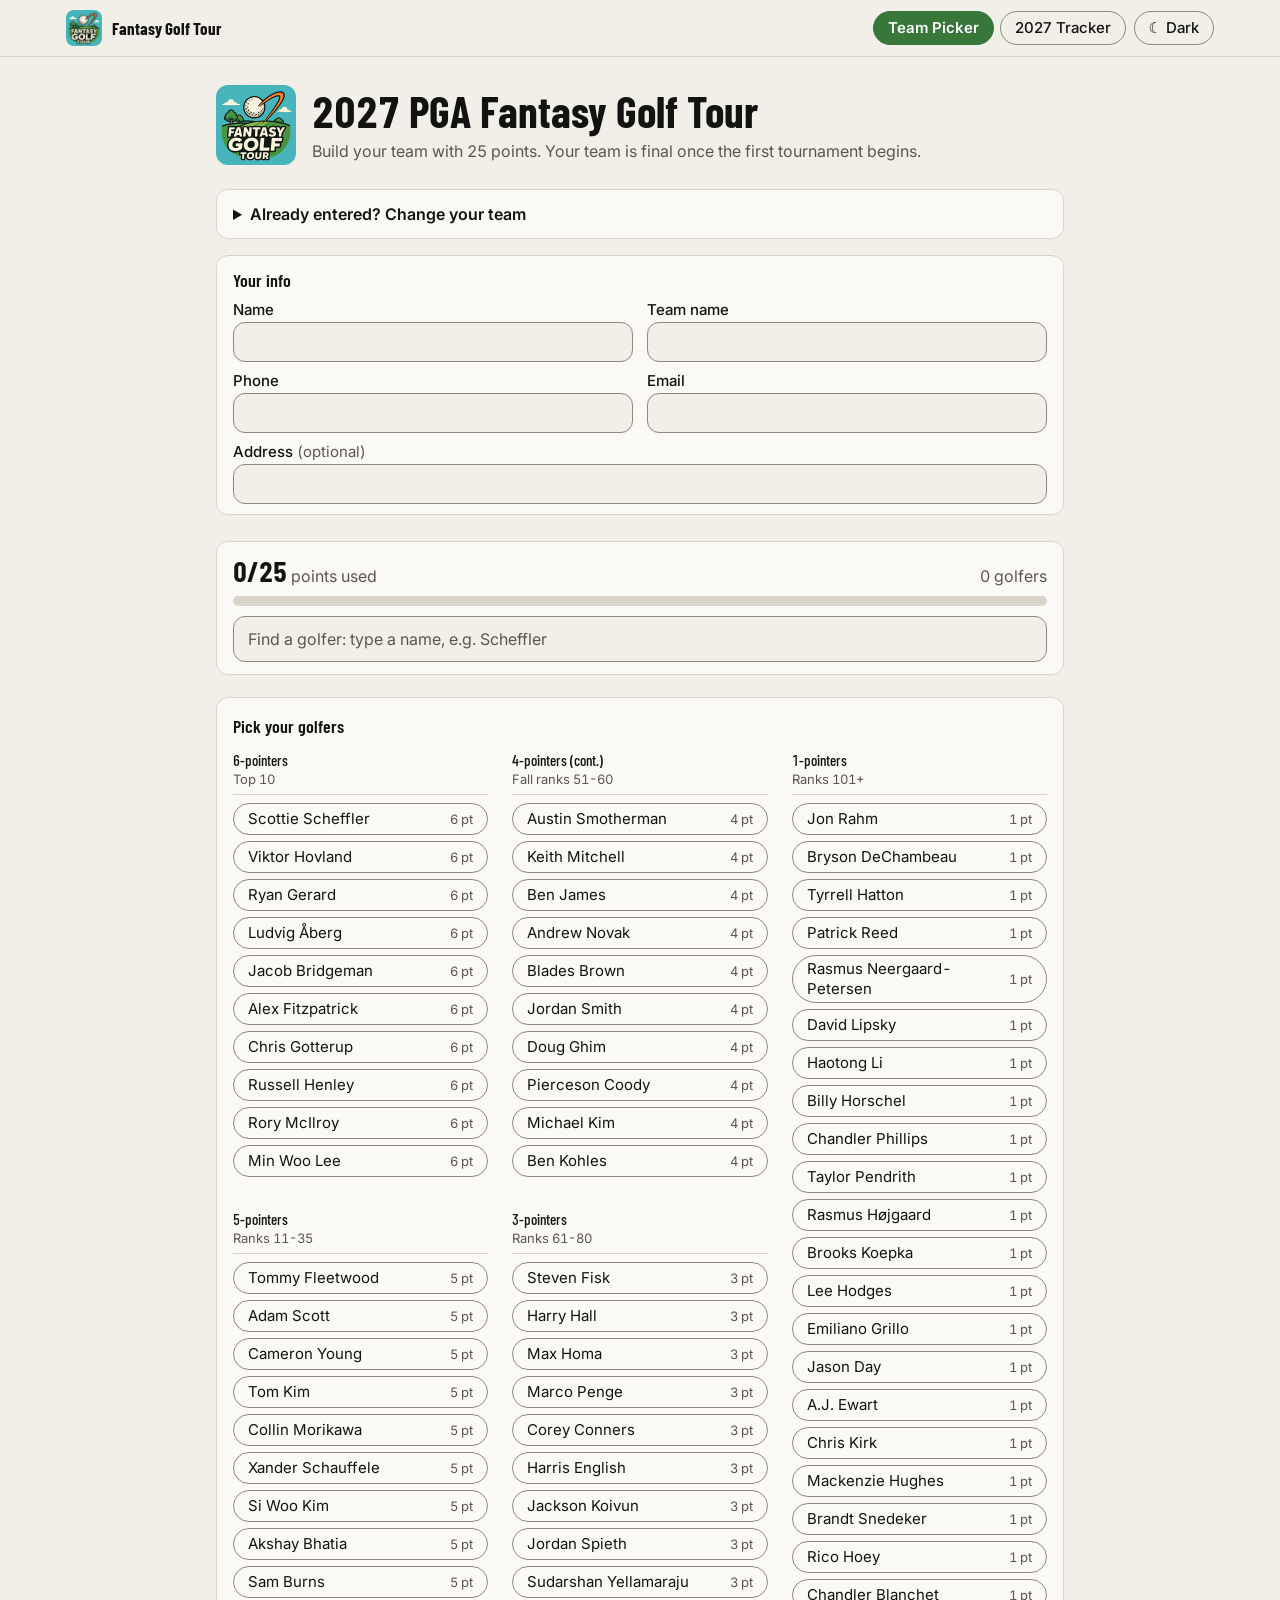
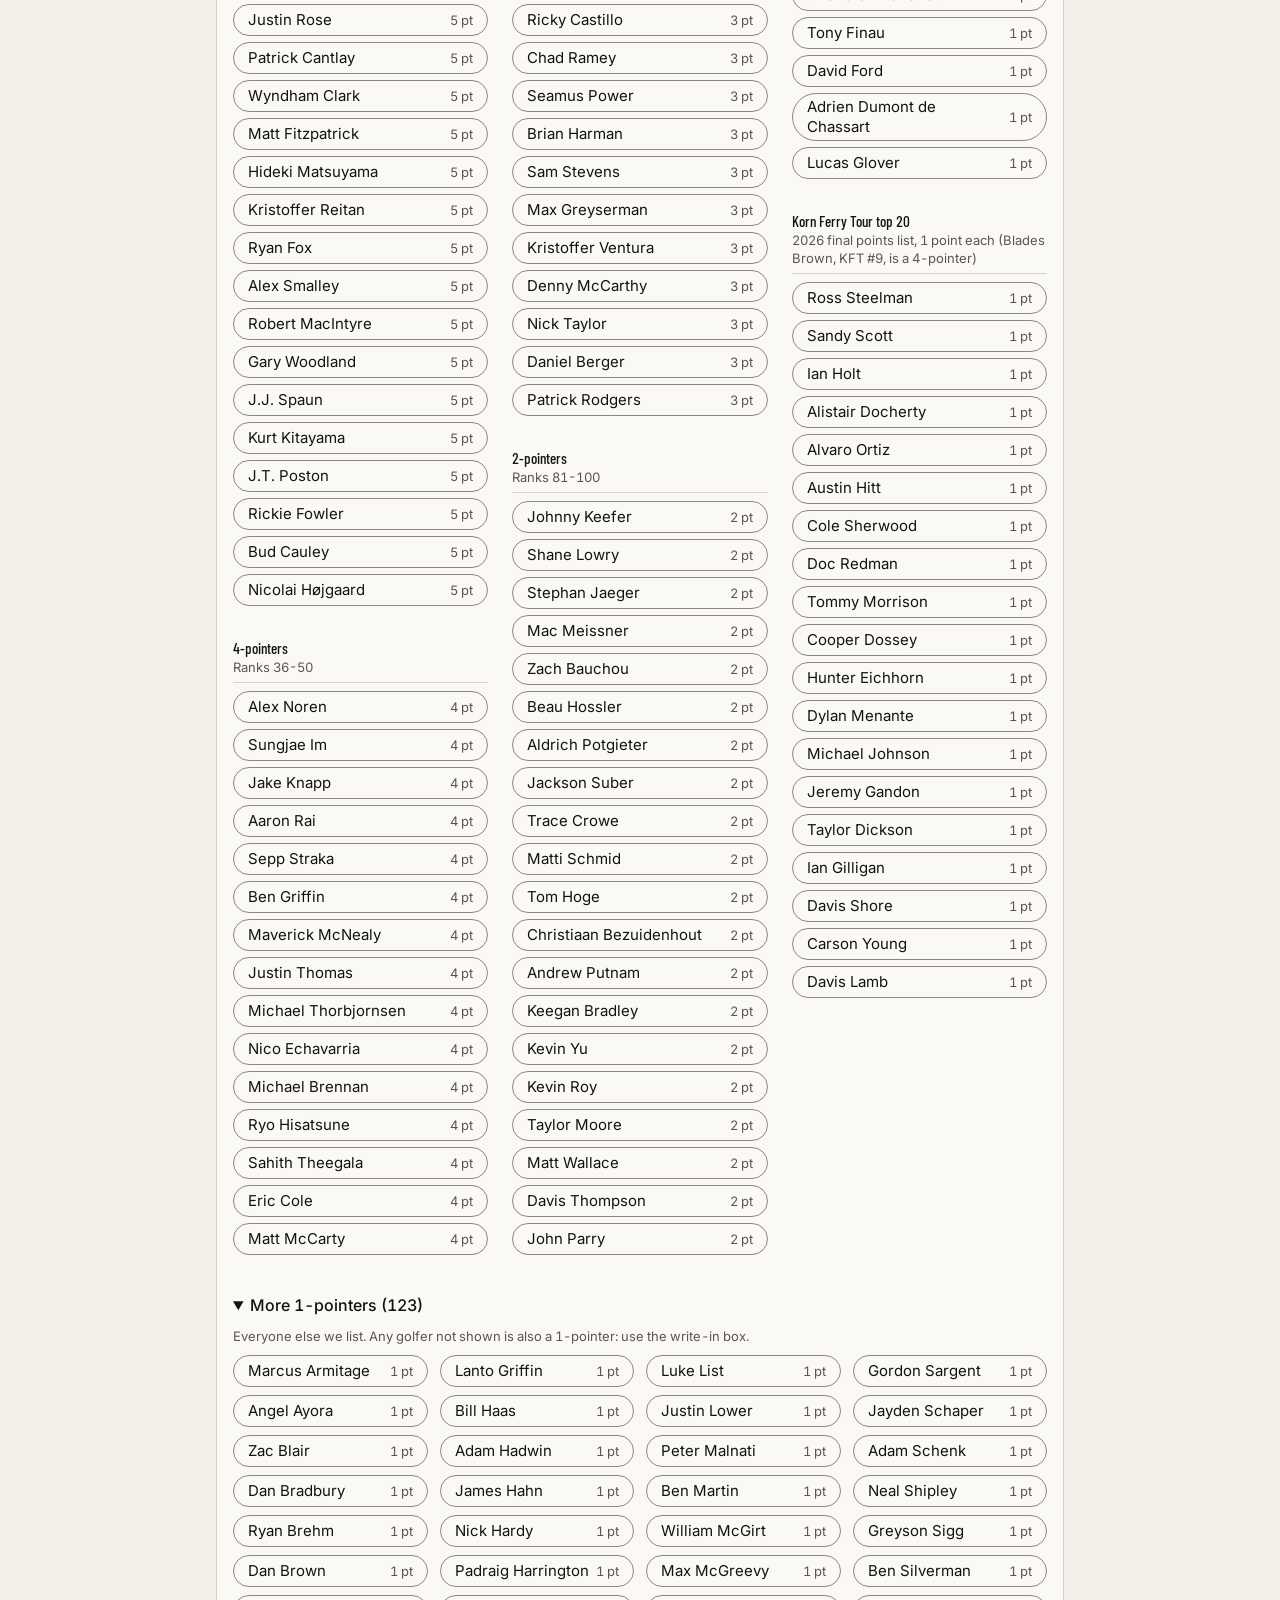
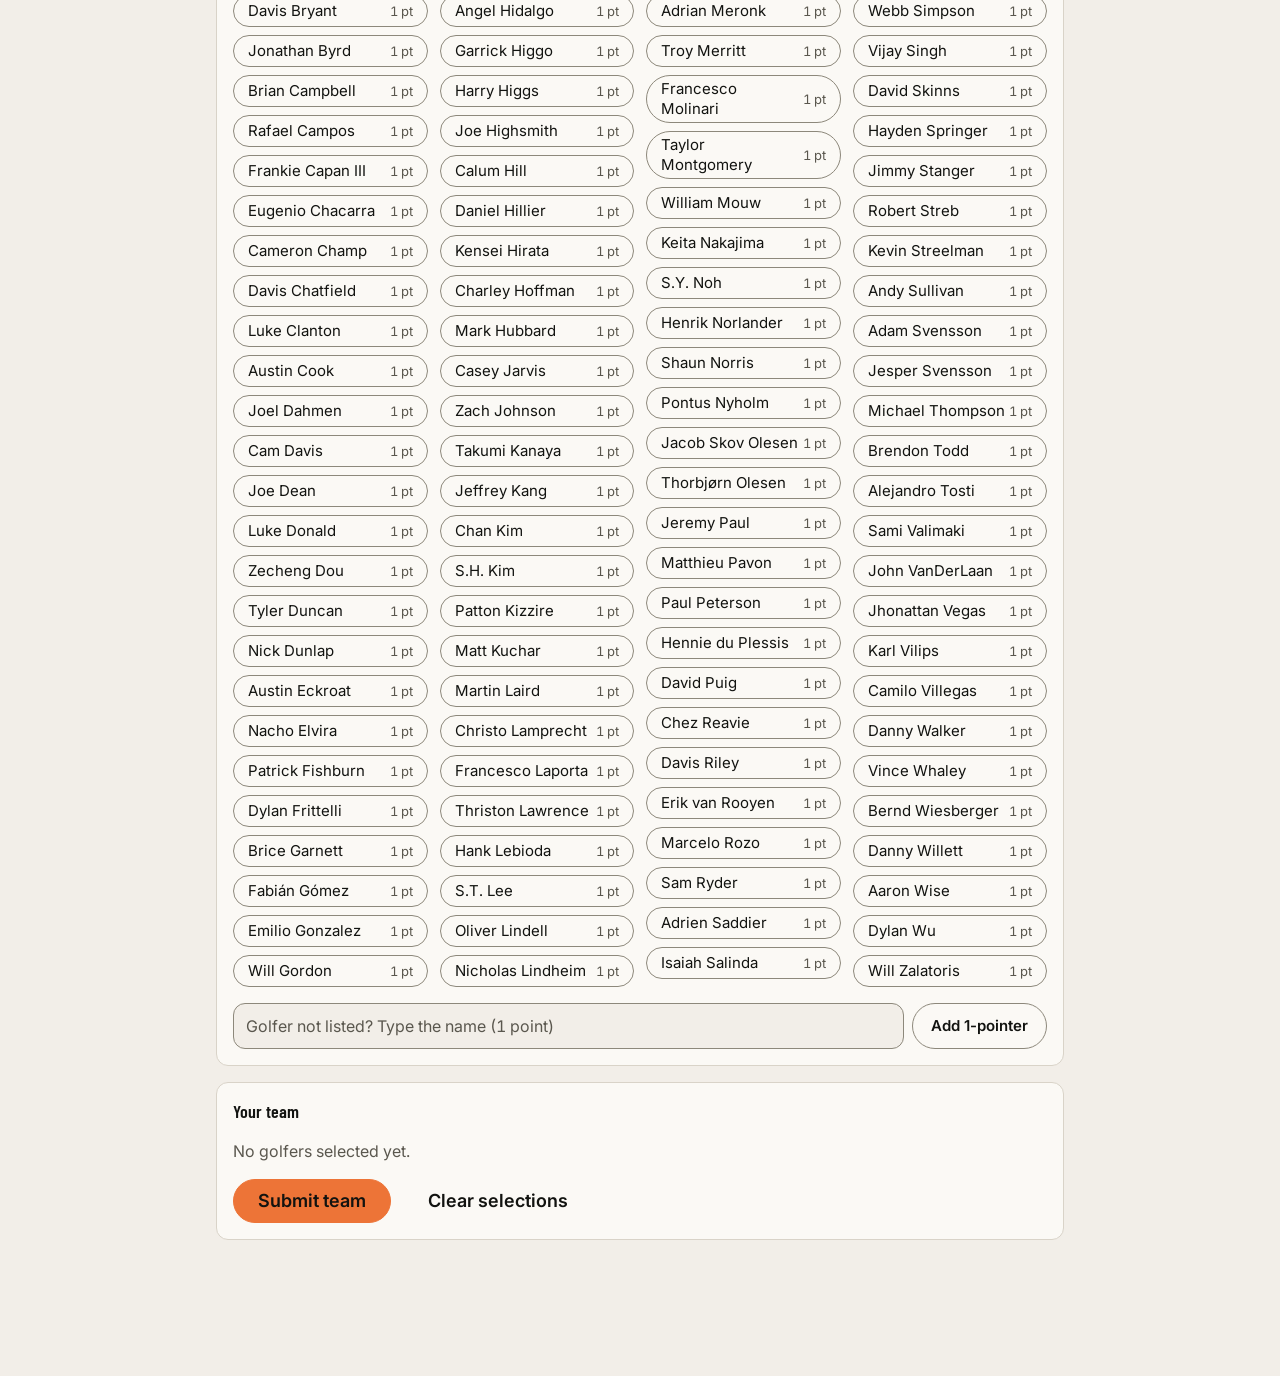
<file: site/team-picker.html>
<!doctype html>
<html lang="en">
<head>
<meta charset="utf-8">
<meta name="viewport" content="width=device-width, initial-scale=1">
<meta property="og:site_name" content="Fantasy Golf Tour">
<meta property="og:type" content="website">
<meta property="og:title" content="Team Picker: 2027 PGA Fantasy Golf Tour">
<meta property="og:description" content="Build your team with 25 points of PGA Tour golfers. $100 entry by Venmo.">
<meta property="og:url" content="https://fgt-mt.com/team-picker.html">
<meta property="og:image" content="https://fgt-mt.com/og-image.jpg">
<meta property="og:image:width" content="1200">
<meta property="og:image:height" content="630">
<meta property="og:image:alt" content="Fantasy Golf Tour logo">
<meta name="twitter:card" content="summary_large_image">
<meta name="description" content="Build your team with 25 points of PGA Tour golfers. $100 entry by Venmo.">
<title>FGT Team Entry</title>
<meta name="color-scheme" content="light dark">
<script>
  /* Theme: the visitor's own choice (saved by the toggle) wins; otherwise follow the device's light/dark setting;
     devices with no setting get light. */
  (function () {
    var t = null;
    try { var v = localStorage.getItem("fgt-theme"); if (v === "light" || v === "dark") t = v; } catch (e) {}
    if (!t) t = window.matchMedia && window.matchMedia("(prefers-color-scheme: dark)").matches ? "dark" : "light";
    document.documentElement.setAttribute("data-theme", t);
  })();
</script>
<link rel="icon" type="image/png" href="favicon.png">
<link rel="stylesheet" href="sitebar.css">
<link rel="preconnect" href="https://fonts.googleapis.com">
<link rel="preconnect" href="https://fonts.gstatic.com" crossorigin>
<link rel="stylesheet" href="https://fonts.googleapis.com/css2?family=Barlow+Condensed:wght@500;600;700&family=Inter:wght@400;500;600;700&display=swap">
<style>
  /* TAH design system tokens. Light or dark is set on <html data-theme> (see the theme script above). */
  :root {
    color-scheme: dark;
    --surface: #262524; --raised: #1c1a17; --ink: #f2eee8; --muted: #b3b2ae;
    --hair: #3a3733; --border: #8a877d;
    --accent: #ed7437; --on-accent: #121310; --accent-text: #ed7437;
    --success: #79bc76; --on-success: #121310; --danger: #ea6275; --amber: #eaa945;
    --sans: "Inter", system-ui, -apple-system, sans-serif;
    --head: "Barlow Condensed", "Arial Narrow", sans-serif;
    --space-1: 4px; --space-2: 8px; --space-3: 12px; --space-4: 16px; --space-5: 24px; --space-6: 40px;
    --radius-md: 12px; --radius-pill: 999px;
  }
  :root[data-theme="light"] {
    color-scheme: light;
    --surface: #f2eee8; --raised: #fbf9f5; --ink: #121310; --muted: #5a574e;
    --hair: #d9d3c8; --border: #8d887b;
    --accent-text: #a8420f; --success: #38763a; --on-success: #fffeff; --danger: #b3263d;
  }
  * { box-sizing: border-box; }
  [hidden] { display: none !important; }
  body { margin: 0; background: var(--surface); color: var(--ink);
    font: 400 16px/24px var(--sans); }
  a { color: var(--accent-text); }
  .wrap { max-width: 880px; margin: 0 auto; padding: 0 var(--space-4) 120px; }
  header { padding: 28px 0 8px; }
  header.top { display: flex; align-items: center; gap: var(--space-4); }
  .logo { width: 80px; height: 80px; border-radius: var(--radius-md); flex: none; display: block; }
  @media (max-width: 600px) { .logo { width: 56px; height: 56px; } }
  h1 { margin: 0 0 var(--space-1); font-size: 44px; line-height: 48px; font-weight: 700; letter-spacing: -0.5px; }
  @media (max-width: 600px) { h1 { font-size: 30px; line-height: 34px; } }
  h2 { font-size: 18px; line-height: 24px; font-weight: 600; margin: 0 0 var(--space-3); } /* TAH title */
  .sub { color: var(--muted); margin: 0; }
  .card { background: var(--raised); border: 1px solid var(--hair); border-radius: var(--radius-md); padding: var(--space-4); margin: var(--space-4) 0; }
  .banner { border-radius: var(--radius-md); padding: 10px var(--space-4); margin: var(--space-3) 0; font-size: 15px; line-height: 20px; }
  .banner.amber { background: var(--amber); color: var(--on-accent); }
  .banner.info { background: var(--raised); border: 1px solid var(--success); }
  .banner.bad { background: var(--raised); border: 1px solid var(--danger); }
  .banner a { font-weight: 600; }
  .links { padding: 0; }
  .links summary { cursor: pointer; padding: 12px var(--space-4); font-weight: 600; }
  .links .body { padding: 0 var(--space-4) var(--space-4); }
  .links .body p { margin: 0 0 10px; color: var(--muted); }
  .links .row { display: flex; gap: var(--space-2); flex-wrap: wrap; align-items: center; }
  .links .row input { flex: 1 1 240px; }
  .grid { display: grid; grid-template-columns: 1fr 1fr; gap: 14px; }
  .grid .full { grid-column: 1 / -1; }
  .contact { padding: 12px var(--space-4) 10px; }
  .contact h2 { margin-bottom: var(--space-2); }
  .contact .grid { gap: var(--space-2) 14px; }
  .contact label { margin-bottom: 2px; }
  .contact input[type] { padding: 7px 12px; }
  .contact .err { min-height: 0; margin-top: 1px; }
  @media (max-width: 600px) { .grid { grid-template-columns: 1fr; } }
  label { display: block; font-weight: 500; font-size: 15px; line-height: 20px; margin-bottom: var(--space-1); }
  label .opt { font-weight: 400; color: var(--muted); }
  input[type=text], input[type=tel], input[type=email], input[type=search] {
    width: 100%; padding: 10px 12px; font: inherit; color: var(--ink); background: var(--surface);
    border: 1px solid var(--border); border-radius: var(--radius-md); }
  input::placeholder { color: var(--muted); opacity: 1; }
  input:focus-visible, button:focus-visible, a:focus-visible, summary:focus-visible { outline: 3px solid var(--accent-text); outline-offset: 2px; }
  input.invalid { border-color: var(--danger); }
  .err { color: var(--danger); font-size: 13px; line-height: 18px; min-height: 1.1em; margin-top: 2px; }
  .hp { position: absolute; left: -9999px; height: 0; overflow: hidden; }

  .meter { position: sticky; top: 0; z-index: 5; background: var(--surface); padding: 10px 0 6px; }
  .meter-box { background: var(--raised); border: 1px solid var(--hair); border-radius: var(--radius-md); padding: var(--space-3) var(--space-4); }
  .meter-top { display: flex; align-items: baseline; justify-content: space-between; gap: var(--space-3); }
  .count { font-size: 28px; line-height: 34px; font-weight: 700; font-variant-numeric: tabular-nums; }
  .count.over { color: var(--danger); }
  .bar { height: 10px; background: var(--hair); border-radius: var(--radius-pill); overflow: hidden; margin-top: var(--space-2); }
  .bar > div { height: 100%; width: 0; background: var(--success); transition: width .15s; }
  .bar.over > div { background: var(--danger); }
  .alert { display: none; margin-top: 10px; background: var(--raised); color: var(--danger);
    border: 1px solid var(--danger); border-radius: var(--radius-md); padding: var(--space-2) var(--space-3); font-weight: 600; }
  .alert.show { display: block; }

  #pickH { scroll-margin-top: 200px; } /* keeps the heading clear of the pinned points bar */
  .search { margin-top: 10px; }
  .vh { position: absolute; width: 1px; height: 1px; overflow: hidden; clip: rect(0 0 0 0); white-space: nowrap; }
  #search { font-size: 16px; padding: 10px 14px; }
  .nomatch { margin-top: var(--space-2); padding: 10px var(--space-3); background: var(--amber); color: var(--on-accent);
    border-radius: var(--radius-md); display: flex; gap: var(--space-3); align-items: center; flex-wrap: wrap; }
  .nomatch .btn { color: var(--on-accent); border-color: var(--on-accent); }
  .cols { display: grid; grid-template-columns: repeat(3, minmax(0, 1fr)); gap: var(--space-5); align-items: start; }
  @media (max-width: 900px) { .cols { grid-template-columns: 1fr; gap: 0; } }
  .sect { margin-top: 32px; }
  .col > .sect:first-child { margin-top: 0; }
  @media (max-width: 900px) { .col + .col > .sect:first-child { margin-top: 32px; } }
  .tier { margin: 0 0 var(--space-2); padding-bottom: 6px; border-bottom: 1px solid var(--hair); }
  .tier h3 { margin: 0; font-size: 15px; line-height: 20px; font-weight: 500; color: var(--ink); }
  .tier .note { display: block; color: var(--muted); font-size: 13px; line-height: 18px; }
  .chips { display: flex; flex-direction: column; gap: 6px; }
  .chip { font: inherit; font-size: 15px; line-height: 20px; cursor: pointer; color: var(--ink); background: transparent; text-align: left;
    display: flex; justify-content: space-between; align-items: center; gap: var(--space-2); width: 100%;
    border: 1px solid var(--border); border-radius: var(--radius-pill); padding: 3px 14px; min-height: 32px; }
  .chip:hover { border-color: var(--ink); }
  .chip[aria-pressed=true] { background: var(--success); color: var(--on-success); border-color: var(--success); font-weight: 600; }
  .chip .pt { color: var(--muted); font-size: 13px; white-space: nowrap; }
  .chip[aria-pressed=true] .pt { color: inherit; opacity: .9; }
  .chip:has(> .tip) { position: relative; }
  .chip .tip { display: none; position: absolute; bottom: calc(100% + 8px); left: 50%; transform: translateX(-50%);
    width: max-content; max-width: 90vw; white-space: pre-line; background: var(--ink); color: var(--surface); font-weight: 500; text-align: center;
    padding: var(--space-2) var(--space-3); border-radius: var(--radius-md); z-index: 10; pointer-events: none; }
  .chip:hover .tip, .chip:focus-visible .tip { display: block; }
  .chip .tip u { text-decoration: underline; text-underline-offset: 3px; }
  .more { margin-top: 32px; }
  .more > summary { cursor: pointer; font-weight: 500; padding: 6px 0; }
  .more .note { color: var(--muted); font-size: 13px; line-height: 18px; margin: var(--space-1) 0 10px; }
  /* Unfolded list in 4 newspaper-style columns (top to bottom, then the next column), alphabetical by last name. */
  .more .chips { display: block; column-count: 4; column-gap: var(--space-3); }
  .more .chip { width: 100%; gap: var(--space-1); margin-bottom: var(--space-2); break-inside: avoid; }
  @media (max-width: 900px) { .more .chips { column-count: 3; } }
  @media (max-width: 600px) { .more .chips { column-count: 2; } }
  .writein { display: flex; gap: var(--space-2); margin-top: 10px; flex-wrap: wrap; }
  .writein input { flex: 1 1 220px; }

  .btn { font: 600 18px/24px var(--sans); cursor: pointer; border-radius: var(--radius-pill); padding: 9px var(--space-5); min-height: 44px;
    border: 1px solid var(--accent); background: var(--accent); color: var(--on-accent); }
  .btn.secondary { background: transparent; border-color: var(--border); color: var(--ink); }
  .btn.secondary:hover { border-color: var(--ink); }
  .btn.ghost { background: transparent; border-color: transparent; color: var(--ink); }
  .btn.ghost:hover { text-decoration: underline; }
  .btn.sm { font-size: 15px; line-height: 20px; min-height: 36px; padding: 6px 18px; }
  .btn:disabled { opacity: .45; cursor: not-allowed; }
  .team { list-style: none; margin: 0; padding: 0; }
  .team li { display: flex; justify-content: space-between; align-items: center; gap: var(--space-2);
    padding: var(--space-2) 0; border-bottom: 1px solid var(--hair); }
  .team li:last-child { border-bottom: 0; }
  .team .x { background: none; border: 0; color: var(--muted); cursor: pointer; font-size: 18px; padding: 6px 10px; border-radius: var(--radius-pill); }
  .team .x:hover { color: var(--ink); }
  .empty { color: var(--muted); }
  .actions { display: flex; gap: var(--space-3); align-items: center; flex-wrap: wrap; margin-top: 14px; }
  .status { font-weight: 600; }
  .status.ok { color: var(--success); }
  .status.bad { color: var(--danger); }

  dialog { border: 1px solid var(--hair); border-radius: var(--radius-md); background: var(--raised); color: var(--ink);
    padding: var(--space-5); max-width: 440px; width: calc(100% - 32px); }
  dialog::backdrop { background: rgba(0,0,0,.6); }
  dialog h2 { margin-top: 0; }
  dialog .row { display: flex; gap: 10px; justify-content: flex-end; flex-wrap: wrap; margin-top: 18px; }
  .done h2 { color: var(--success); }
  .pay { background: var(--surface); border: 1px solid var(--hair); border-radius: var(--radius-md); padding: 14px var(--space-4); margin: 14px 0; }
  .pay h3 { margin: 0 0 6px; font-size: 18px; line-height: 24px; font-weight: 600; }
  .pay p { margin: 0 0 var(--space-3); }
  a.btn { display: inline-block; text-decoration: none; color: var(--on-accent); }
  /* Fonts (Tom picked pairing 2, Nov 2026): Barlow Condensed for headings and big numbers, Inter for everything else. */
  h1, h2, h3, .count, .sitebar .sb-home { font-family: var(--head); letter-spacing: 0; }
  body { font-variant-numeric: tabular-nums; }
</style>
</head>
<body data-page="picker">
<div id="sitebar"></div>
<div class="wrap">
  <header class="top">
    <img class="logo" src="logo.png" width="80" height="80" alt="Fantasy Golf Tour logo">
    <div>
      <h1 id="title">PGA Fantasy Golf Tour</h1>
      <p class="sub">Build your team with 25 points. Your team is final once the first tournament begins.</p>
      <p class="sub" id="deadline"></p>
    </div>
  </header>

  <div id="provisional" class="banner amber" hidden>
    Point values are provisional until the FedExCup Fall finishes (RSM Classic, Nov 22). A few golfers ranked 51-100 could change tiers.
  </div>

  <div id="editBanner" class="banner info" role="status" hidden></div>

  <details class="card links" id="linksCard">
    <summary>Already entered? Change your team</summary>
    <div class="body">
      <p>Enter the email you used. We'll email you a private link for each of your teams, good until entries close.</p>
      <form class="row" id="linksForm" novalidate>
        <label for="linksEmail" class="vh">Email you entered with</label>
        <input id="linksEmail" type="email" autocomplete="email" placeholder="you@example.com">
        <button type="submit" class="btn secondary sm" id="linksBtn">Email my link</button>
      </form>
      <div class="status" id="linksStatus" role="status"></div>
    </div>
  </details>

  <div id="entry">
    <form id="form" novalidate>
      <section class="card contact" aria-labelledby="contactH">
        <h2 id="contactH">Your info</h2>
        <div class="grid">
          <div>
            <label for="name">Name</label>
            <input id="name" type="text" autocomplete="name" required>
            <div class="err" data-for="name"></div>
          </div>
          <div>
            <label for="teamName">Team name</label>
            <input id="teamName" type="text" maxlength="60" required>
            <div class="err" data-for="teamName"></div>
          </div>
          <div>
            <label for="phone">Phone</label>
            <input id="phone" type="tel" autocomplete="tel" inputmode="tel" required>
            <div class="err" data-for="phone"></div>
          </div>
          <div>
            <label for="email">Email</label>
            <input id="email" type="email" autocomplete="email" required>
            <div class="err" data-for="email"></div>
          </div>
          <div class="full">
            <label for="address">Address <span class="opt">(optional)</span></label>
            <input id="address" type="text" autocomplete="street-address">
          </div>
          <div class="hp" aria-hidden="true">
            <label for="website">Website</label>
            <input id="website" type="text" tabindex="-1" autocomplete="off">
          </div>
        </div>
      </section>

      <div class="meter">
        <div class="meter-box">
          <div class="meter-top">
            <div><span class="count" id="count" aria-live="polite">0/25</span> <span class="sub">points used</span></div>
            <div class="sub" id="golferCount">0 golfers</div>
          </div>
          <div class="bar" id="bar"><div></div></div>
          <div class="alert" id="overAlert" role="alert">Over the limit: you've used <span id="overBy">0</span> too many points. Remove a golfer to continue.</div>
          <div class="search">
            <label for="search" class="vh">Find a golfer</label>
            <input id="search" type="search" placeholder="Find a golfer: type a name, e.g. Scheffler" autocomplete="off">
            <div class="nomatch" id="noMatch" hidden>
              No golfer matches "<span id="noMatchQ"></span>".
              <button type="button" class="btn secondary sm" id="noMatchAdd">Add as 1-pointer</button>
            </div>
          </div>
        </div>
      </div>

      <section class="card" aria-labelledby="pickH">
        <h2 id="pickH">Pick your golfers</h2>
        <div class="cols" id="cols"></div>
        <details class="more" id="more" open><summary id="moreSum">More 1-pointers</summary><div class="note" id="moreNote"></div><div id="moreChips"></div></details>
        <div class="writein">
          <input id="writeIn" type="text" placeholder="Golfer not listed? Type the name (1 point)" aria-label="Write-in golfer name">
          <button type="button" class="btn secondary sm" id="writeInBtn">Add 1-pointer</button>
        </div>
      </section>

      <section class="card" aria-labelledby="teamH">
        <h2 id="teamH">Your team</h2>
        <ul class="team" id="team"></ul>
        <p class="empty" id="teamEmpty">No golfers selected yet.</p>
        <div class="actions">
          <button type="submit" class="btn" id="submitBtn">Submit team</button>
          <button type="button" class="btn ghost" id="clearBtn">Clear selections</button>
          <span class="status" id="status" role="status"></span>
        </div>
      </section>
    </form>
  </div>

  <div id="thanks" class="card done" hidden>
    <h2 id="thanksH">Team submitted</h2>
    <p id="thanksMsg">Thanks, <strong id="thanksName"></strong>. <strong id="thanksTeam"></strong> has been received.<span id="thanksPayNote"> Payment details are below.</span></p>
    <p class="sub" id="thanksLink">We emailed you a confirmation with a private link to change your team until entries close.</p>
    <div class="pay" id="payBox" hidden>
      <h3>Pay your $<span id="payFee">100</span> entry fee</h3>
      <p>Send it by Venmo to <a id="payLink" href="#" target="_blank" rel="noopener noreferrer">@<span id="payHandle"></span></a>.
        Put your team name (<strong id="payMemo"></strong>) in the note so we can match it.</p>
      <a class="btn" id="payBtn" href="#" target="_blank" rel="noopener noreferrer">Open Venmo</a>
    </div>
    <ul class="team" id="thanksTeamList"></ul>
    <p class="sub">If two entries are identical, the first one in keeps its team and the later one has to change.</p>
  </div>
</div>

<dialog id="underDlg" aria-labelledby="underH">
  <h2 id="underH">You haven't used all 25 points</h2>
  <p>You've used <strong id="underUsed">0</strong> of 25. Unused points are lost, and you can't change your team once the tournament starts.</p>
  <div class="row">
    <button type="button" class="btn secondary" id="underBack">Modify selections</button>
    <button type="button" class="btn" id="underGo">Submit anyway</button>
  </div>
</dialog>

<dialog id="dupDlg" aria-labelledby="dupH">
  <h2 id="dupH">That lineup is already taken</h2>
  <p>Another team has this exact lineup, and the first team in keeps it. <strong id="dupNot">Your entry was not submitted.</strong></p>
  <p>Change at least one golfer (up to 10 points' worth) and submit again. Your picks and info are still here.</p>
  <div class="row">
    <button type="button" class="btn" id="dupBack">Back to lineup picker</button>
  </div>
</dialog>

<script src="players.js"></script>
<script src="config.js"></script>
<script>
(function () {
  "use strict";
  var D = window.FGT_DATA, C = window.FGT_CONFIG || {};
  var BUDGET = D.budget;
  var selected = new Map();   // name -> points
  var chipEls = new Map();    // name -> button
  var pointsByName = new Map();
  var submitting = false;
  // Edit mode: team-picker.html?edit=<code> (the private link in the confirmation email) loads that team,
  // and saving replaces it instead of adding a new entry.
  var editCode = (new URLSearchParams(location.search).get("edit") || "").trim().toLowerCase();
  var editing = false, editPaid = false, loading = !!editCode;

  var $ = function (id) { return document.getElementById(id); };

  document.title = (C.TITLE || "FGT") + " | Team Entry";
  $("title").textContent = C.TITLE || "PGA Fantasy Golf Tour";
  $("deadline").textContent = C.DEADLINE_TEXT || "";
  if (D.provisional) $("provisional").hidden = false;

  // ---- build sections ----
  function addSection(parent, t, chipsOnly) {
    var sect = document.createElement("div"); sect.className = "sect";
    var head = document.createElement("div"); head.className = "tier";
    var h = document.createElement("h3"); h.textContent = t.label;
    var n = document.createElement("span"); n.className = "note"; n.textContent = t.note;
    head.append(h, n);
    var chips = document.createElement("div"); chips.className = "chips";
    t.players.forEach(function (p) {
      pointsByName.set(p.toLowerCase(), t.points);
      var b = document.createElement("button");
      b.type = "button"; b.className = "chip"; b.setAttribute("aria-pressed", "false");
      b.dataset.name = p;
      var nm = document.createElement("span"); nm.textContent = p;
      var pt = document.createElement("span"); pt.className = "pt"; pt.textContent = t.points + " pt";
      b.append(nm, pt);
      if (D.tips && D.tips[p]) {
        var tip = document.createElement("span"); tip.className = "tip"; tip.setAttribute("aria-hidden", "true");
        D.tips[p].split("_").forEach(function (part, i) {
          if (!part) return;
          if (i % 2) { var u = document.createElement("u"); u.textContent = part; tip.append(u); }
          else tip.append(document.createTextNode(part));
        });
        b.append(tip);
        b.setAttribute("aria-description", D.tips[p].replace(/_/g, "").replace(/\s*\n\s*/g, " "));
      }
      b.addEventListener("click", function () { toggle(p, t.points); });
      chips.append(b); chipEls.set(p, b);
    });
    if (chipsOnly) { parent.append(chips); return; }
    sect.append(head, chips); parent.append(sect);
  }
  var colsEl = $("cols");
  D.columns.forEach(function (col) {
    var c = document.createElement("div"); c.className = "col";
    col.forEach(function (t) { addSection(c, t); });
    colsEl.append(c);
  });
  if (D.more) {
    $("moreSum").textContent = D.more.label + " (" + D.more.players.length + ")";
    $("moreNote").textContent = D.more.note;
    // Alphabetical by last name ("Jr.", "III" and the like ignored) so names are quick to find.
    var lastName = function (n) { return n.replace(/,?\s+(jr\.?|sr\.?|ii|iii|iv)$/i, "").split(" ").pop(); };
    var sorted = D.more.players.slice().sort(function (a, b) {
      return lastName(a).localeCompare(lastName(b)) || a.localeCompare(b);
    });
    addSection($("moreChips"), Object.assign({}, D.more, { players: sorted }), true);
  }

  function total() { var s = 0; selected.forEach(function (v) { s += v; }); return s; }

  function toggle(name, pts) {
    if (selected.has(name)) selected.delete(name); else selected.set(name, pts);
    render();
  }

  function render() {
    var used = total(), over = used > BUDGET;
    $("count").textContent = used + "/" + BUDGET;
    $("count").classList.toggle("over", over);
    $("bar").classList.toggle("over", over);
    $("bar").firstElementChild.style.width = Math.min(100, used / BUDGET * 100) + "%";
    $("overAlert").classList.toggle("show", over);
    $("overBy").textContent = Math.max(0, used - BUDGET);
    $("golferCount").textContent = selected.size + (selected.size === 1 ? " golfer" : " golfers");
    chipEls.forEach(function (el, name) { el.setAttribute("aria-pressed", selected.has(name) ? "true" : "false"); });

    var ul = $("team"); ul.textContent = "";
    var rows = Array.from(selected.entries()).sort(function (a, b) { return b[1] - a[1] || a[0].localeCompare(b[0]); });
    rows.forEach(function (r) {
      var li = document.createElement("li");
      var s = document.createElement("span"); s.textContent = r[0] + " (" + r[1] + " pt" + (r[1] > 1 ? "s" : "") + ")";
      var x = document.createElement("button"); x.type = "button"; x.className = "x"; x.textContent = "✕";
      x.setAttribute("aria-label", "Remove " + r[0]);
      x.addEventListener("click", function () { selected.delete(r[0]); render(); });
      li.append(s, x); ul.append(li);
    });
    $("teamEmpty").hidden = selected.size > 0;
    $("submitBtn").disabled = over || submitting || loading;
    setStatus(over ? "Over 25 points: can't submit." : "", over ? "bad" : "");
  }

  function setStatus(msg, cls) { var s = $("status"); s.textContent = msg; s.className = "status" + (cls ? " " + cls : ""); }

  // ---- search ----
  // Case- and accent-insensitive, so "aberg" finds Åberg and "hojgaard" finds Højgaard.
  function fold(t) {
    return t.toLowerCase().replace(/ø/g, "o").replace(/æ/g, "ae").normalize("NFD").replace(/[\u0300-\u036f]/g, "");
  }
  $("search").addEventListener("input", function () {
    var q = fold(this.value.trim());
    var matches = 0;
    chipEls.forEach(function (el, name) { el.hidden = q && fold(name).indexOf(q) === -1; });
    document.querySelectorAll(".sect").forEach(function (sect) {
      var any = Array.from(sect.querySelectorAll(".chip")).some(function (c) { return !c.hidden; });
      sect.hidden = !any;
      if (any) matches++;
    });
    var more = $("more");
    var moreAny = Array.from(more.querySelectorAll(".chip")).some(function (c) { return !c.hidden; });
    more.hidden = !moreAny;
    if (moreAny) matches++;
    if (moreAny) more.open = true;   // the list stays unfolded (Tom: easier to scan)
    var none = q && matches === 0;
    $("noMatch").hidden = !none;
    $("noMatchQ").textContent = this.value.trim();
  });
  $("noMatchAdd").addEventListener("click", function () {
    $("writeIn").value = $("search").value.trim();
    $("search").value = "";
    $("search").dispatchEvent(new Event("input"));
    addWriteIn();
  });

  // ---- write-in ----
  function addWriteIn() {
    var inp = $("writeIn"), v = inp.value.trim().replace(/\s+/g, " ");
    if (!v) return;
    var known = pointsByName.get(v.toLowerCase());
    if (known) {
      // Matches a listed golfer: use the listed value, not 1 point.
      var exact = Array.from(chipEls.keys()).find(function (k) { return k.toLowerCase() === v.toLowerCase(); });
      if (!selected.has(exact)) selected.set(exact, known);
    } else if (!Array.from(selected.keys()).some(function (k) { return k.toLowerCase() === v.toLowerCase(); })) {
      selected.set(v, 1);
    }
    inp.value = ""; render();
  }
  $("writeInBtn").addEventListener("click", addWriteIn);
  $("writeIn").addEventListener("keydown", function (e) { if (e.key === "Enter") { e.preventDefault(); addWriteIn(); } });

  $("clearBtn").addEventListener("click", function () { selected.clear(); render(); });

  // ---- validation ----
  function field(id) { return $(id); }
  function setErr(id, msg) {
    var el = document.querySelector('.err[data-for="' + id + '"]');
    if (el) el.textContent = msg || "";
    field(id).classList.toggle("invalid", !!msg);
  }
  function validate() {
    var ok = true;
    var name = field("name").value.trim(), team = field("teamName").value.trim();
    var phone = field("phone").value.trim(), email = field("email").value.trim();
    setErr("name", name ? "" : "Name is required."); if (!name) ok = false;
    setErr("teamName", team ? "" : "Team name is required."); if (!team) ok = false;
    var digits = phone.replace(/\D/g, "");
    var pOk = digits.length >= 10 && digits.length <= 15;
    setErr("phone", pOk ? "" : "Enter a valid phone number."); if (!pOk) ok = false;
    var eOk = /^[^\s@]+@[^\s@]+\.[^\s@]{2,}$/.test(email);
    setErr("email", eOk ? "" : "Enter a valid email address."); if (!eOk) ok = false;
    return ok;
  }
  ["name", "teamName", "phone", "email"].forEach(function (id) {
    field(id).addEventListener("input", function () { if (field(id).classList.contains("invalid")) setErr(id, ""); });
  });

  // ---- submit flow ----
  $("form").addEventListener("submit", function (e) {
    e.preventDefault();
    if (submitting) return;
    var used = total();
    if (used > BUDGET) { render(); return; }
    if (!validate()) {
      var bad = document.querySelector("input.invalid"); if (bad) bad.focus();
      setStatus("Fix the highlighted fields.", "bad"); return;
    }
    if (selected.size === 0) { setStatus("Pick at least one golfer.", "bad"); return; }
    if (used < BUDGET) {
      $("underUsed").textContent = used;
      $("underDlg").showModal();
      return;
    }
    send();
  });
  $("underBack").addEventListener("click", function () { $("underDlg").close(); });
  $("underGo").addEventListener("click", function () { $("underDlg").close(); send(); });
  $("dupBack").addEventListener("click", function () {
    $("dupDlg").close();
    $("pickH").scrollIntoView({ behavior: "smooth", block: "start" });
    $("search").focus({ preventScroll: true });
  });

  function payload() {
    return {
      action: editing ? "edit" : undefined,
      code: editing ? editCode : undefined,
      name: field("name").value.trim(),
      phone: field("phone").value.trim(),
      email: field("email").value.trim(),
      address: field("address").value.trim(),
      teamName: field("teamName").value.trim(),
      website: field("website").value,           // honeypot, must stay empty
      totalPoints: total(),
      golfers: Array.from(selected.entries()).map(function (r) { return { name: r[0], points: r[1] }; }),
      pointsVersion: D.provisional ? "provisional" : "final",
      submittedFrom: location.href
    };
  }

  function send() {
    if (!C.SCRIPT_URL) { setStatus("Not set up yet: add the Apps Script URL in config.js.", "bad"); return; }
    var body = payload();
    submitting = true; render(); setStatus("Submitting...", "");
    fetch(C.SCRIPT_URL, { method: "POST", headers: { "Content-Type": "text/plain;charset=utf-8" }, body: JSON.stringify(body) })
      .then(function (r) { return r.json(); })
      .then(function (res) {
        if (res && res.teamTaken) {
          submitting = false; render();
          setErr("teamName", "Another team already has that name. Pick a different one.");
          field("teamName").focus();
          setStatus("That team name is taken.", "bad");
          return;
        }
        if (res && res.duplicate) {
          submitting = false; render();
          setStatus("That exact lineup is already taken. Change at least one golfer.", "bad");
          $("dupDlg").showModal();
          return;
        }
        if (!res || !res.ok) throw new Error((res && res.error) || "The server rejected the entry.");
        if (res.edited) editPaid = !!res.paid;
        showThanks(body);
      })
      .catch(function (err) {
        submitting = false; render();
        setStatus("Couldn't submit: " + err.message + " Please try again.", "bad");
      });
  }

  function showThanks(body) {
    $("entry").hidden = true;
    $("provisional").hidden = true;
    $("thanksName").textContent = body.name;
    $("thanksTeam").textContent = body.teamName;
    if (editing) {
      $("thanksH").textContent = "Changes saved";
      $("thanksMsg").firstChild.textContent = "Done, ";
      $("thanksTeam").nextSibling.textContent = " has been updated.";
      $("thanksLink").textContent = "We emailed you the new lineup. Your link keeps working until entries close.";
    }
    $("thanksPayNote").hidden = editing && editPaid;
    $("linksCard").hidden = true;
    $("editBanner").hidden = true;
    if (C.VENMO_HANDLE && !(editing && editPaid)) {
      var handle = String(C.VENMO_HANDLE).replace(/^@/, "");
      var fee = Number(C.ENTRY_FEE) || 100;
      var url = "https://venmo.com/u/" + encodeURIComponent(handle) +
        "?txn=pay&amount=" + fee + "&note=" + encodeURIComponent("FGT 2027 - " + body.teamName);
      $("payFee").textContent = fee;
      $("payHandle").textContent = handle;
      $("payMemo").textContent = body.teamName;
      $("payLink").href = url; $("payBtn").href = url;
      $("payBox").hidden = false;
    }
    var ul = $("thanksTeamList");
    body.golfers.slice().sort(function (a, b) { return b.points - a.points || a.name.localeCompare(b.name); })
      .forEach(function (g) {
        var li = document.createElement("li");
        li.textContent = g.name + " (" + g.points + " pt" + (g.points > 1 ? "s" : "") + ")";
        ul.append(li);
      });
    $("thanks").hidden = false;
    window.scrollTo(0, 0);
  }

  // ---- "lost your link?" ----
  $("linksForm").addEventListener("submit", function (e) {
    e.preventDefault();
    var email = $("linksEmail").value.trim(), st = $("linksStatus");
    if (!/^[^\s@]+@[^\s@]+\.[^\s@]{2,}$/.test(email)) { st.textContent = "Enter a valid email address."; st.className = "status bad"; return; }
    if (!C.SCRIPT_URL) return;
    $("linksBtn").disabled = true; st.textContent = "Sending..."; st.className = "status";
    post({ action: "links", email: email })
      .then(function (res) {
        if (!res || !res.ok) throw new Error((res && res.error) || "Something went wrong.");
        st.textContent = res.message; st.className = "status ok";
      })
      .catch(function (err) { st.textContent = err.message + " Please try again."; st.className = "status bad"; $("linksBtn").disabled = false; });
  });

  function post(obj) {
    return fetch(C.SCRIPT_URL, { method: "POST", headers: { "Content-Type": "text/plain;charset=utf-8" }, body: JSON.stringify(obj) })
      .then(function (r) { return r.json(); });
  }

  function banner(html, cls) {
    var b = $("editBanner"); b.innerHTML = html; b.className = "banner " + cls; b.hidden = false;
  }
  function esc(t) { var d = document.createElement("div"); d.textContent = t; return d.innerHTML; }

  // ---- edit mode ----
  function loadEdit() {
    $("linksCard").hidden = true;
    banner("Loading your team...", "info");
    post({ action: "load", code: editCode })
      .then(function (res) {
        loading = false;
        if (res && res.badCode) {
          banner("That edit link isn't valid. Use the link in your latest FGT email, or get a new one below. " +
            "You can also enter a new team on this page.", "bad");
          $("linksCard").hidden = false; $("linksCard").open = true;
          render(); return;
        }
        if (!res || !res.ok) throw new Error((res && res.error) || "Couldn't load your team.");
        var en = res.entry;
        if (res.closed) {
          $("entry").hidden = true;
          banner("Entries are closed, so <strong>" + esc(en.teamName) + "</strong> can't be changed now. " +
            'Follow the season on the <a href="dashboard.html">2027 Tracker</a>.', "bad");
          return;
        }
        editing = true; editPaid = !!res.paid;
        field("name").value = en.name; field("teamName").value = en.teamName;
        field("phone").value = en.phone; field("email").value = en.email; field("address").value = en.address;
        selected.clear();
        (en.golfers || []).forEach(function (g) {
          var exact = Array.from(chipEls.keys()).find(function (k) { return k.toLowerCase() === g.name.toLowerCase(); });
          if (exact) selected.set(exact, pointsByName.get(exact.toLowerCase()));
          else selected.set(g.name, Number(g.points) || 1);
        });
        $("submitBtn").textContent = "Save changes";
        $("underGo").textContent = "Save anyway";
        $("dupNot").textContent = "Your changes were not saved.";
        banner("You're changing <strong>" + esc(en.teamName) + "</strong>. Saving replaces this team; it doesn't add a new one. " +
          'You can come back with your link until entries close. <a href="team-picker.html">Enter a new team instead</a>', "info");
        render();
      })
      .catch(function (err) {
        loading = false; render();
        banner("Couldn't load your team: " + esc(err.message) + ' <a href="">Try again</a>', "bad");
      });
  }

  render();
  if (editCode) loadEdit();
})();
</script>
<script src="sitebar.js"></script>
</body>
</html>
</file>
<file: site/sitebar.css>
/* Shared header for every page (home, team picker, tracker). Uses each page's TAH colour tokens. */
.sitebar { display: flex; align-items: center; justify-content: space-between; gap: 12px; flex-wrap: wrap;
  max-width: 1180px; margin: 0 auto; padding: 10px 16px; font-family: var(--sans); }
.sitebar .sb-home { display: flex; align-items: center; gap: 10px; color: var(--ink); text-decoration: none; font-weight: 700; font-size: 17px; }
.sitebar .sb-home img { width: 36px; height: 36px; border-radius: 8px; display: block; }
.sitebar .sb-right { display: flex; align-items: center; gap: 8px; flex-wrap: wrap; }
.sitebar .sb-links { display: flex; gap: 6px; }
.sitebar a.sb-link, .sitebar .sb-theme { font: 500 15px/20px var(--sans); color: var(--ink); text-decoration: none; background: transparent;
  border: 1px solid var(--border); border-radius: 999px; padding: 6px 14px; cursor: pointer; white-space: nowrap; }
.sitebar a.sb-link:hover, .sitebar .sb-theme:hover { border-color: var(--ink); }
.sitebar a.sb-link[aria-current="page"] { background: var(--success); color: var(--on-success); border-color: var(--success); font-weight: 600; }
.sitebar a:focus-visible, .sitebar button:focus-visible { outline: 3px solid var(--accent-text); outline-offset: 2px; }
.sitebar-rule { border: 0; border-top: 1px solid var(--hair); margin: 0; }
@media (max-width: 600px) {
  .sitebar .sb-home span { display: none; }
  .sitebar a.sb-link, .sitebar .sb-theme { padding: 6px 10px; font-size: 14px; }
}
</file>
